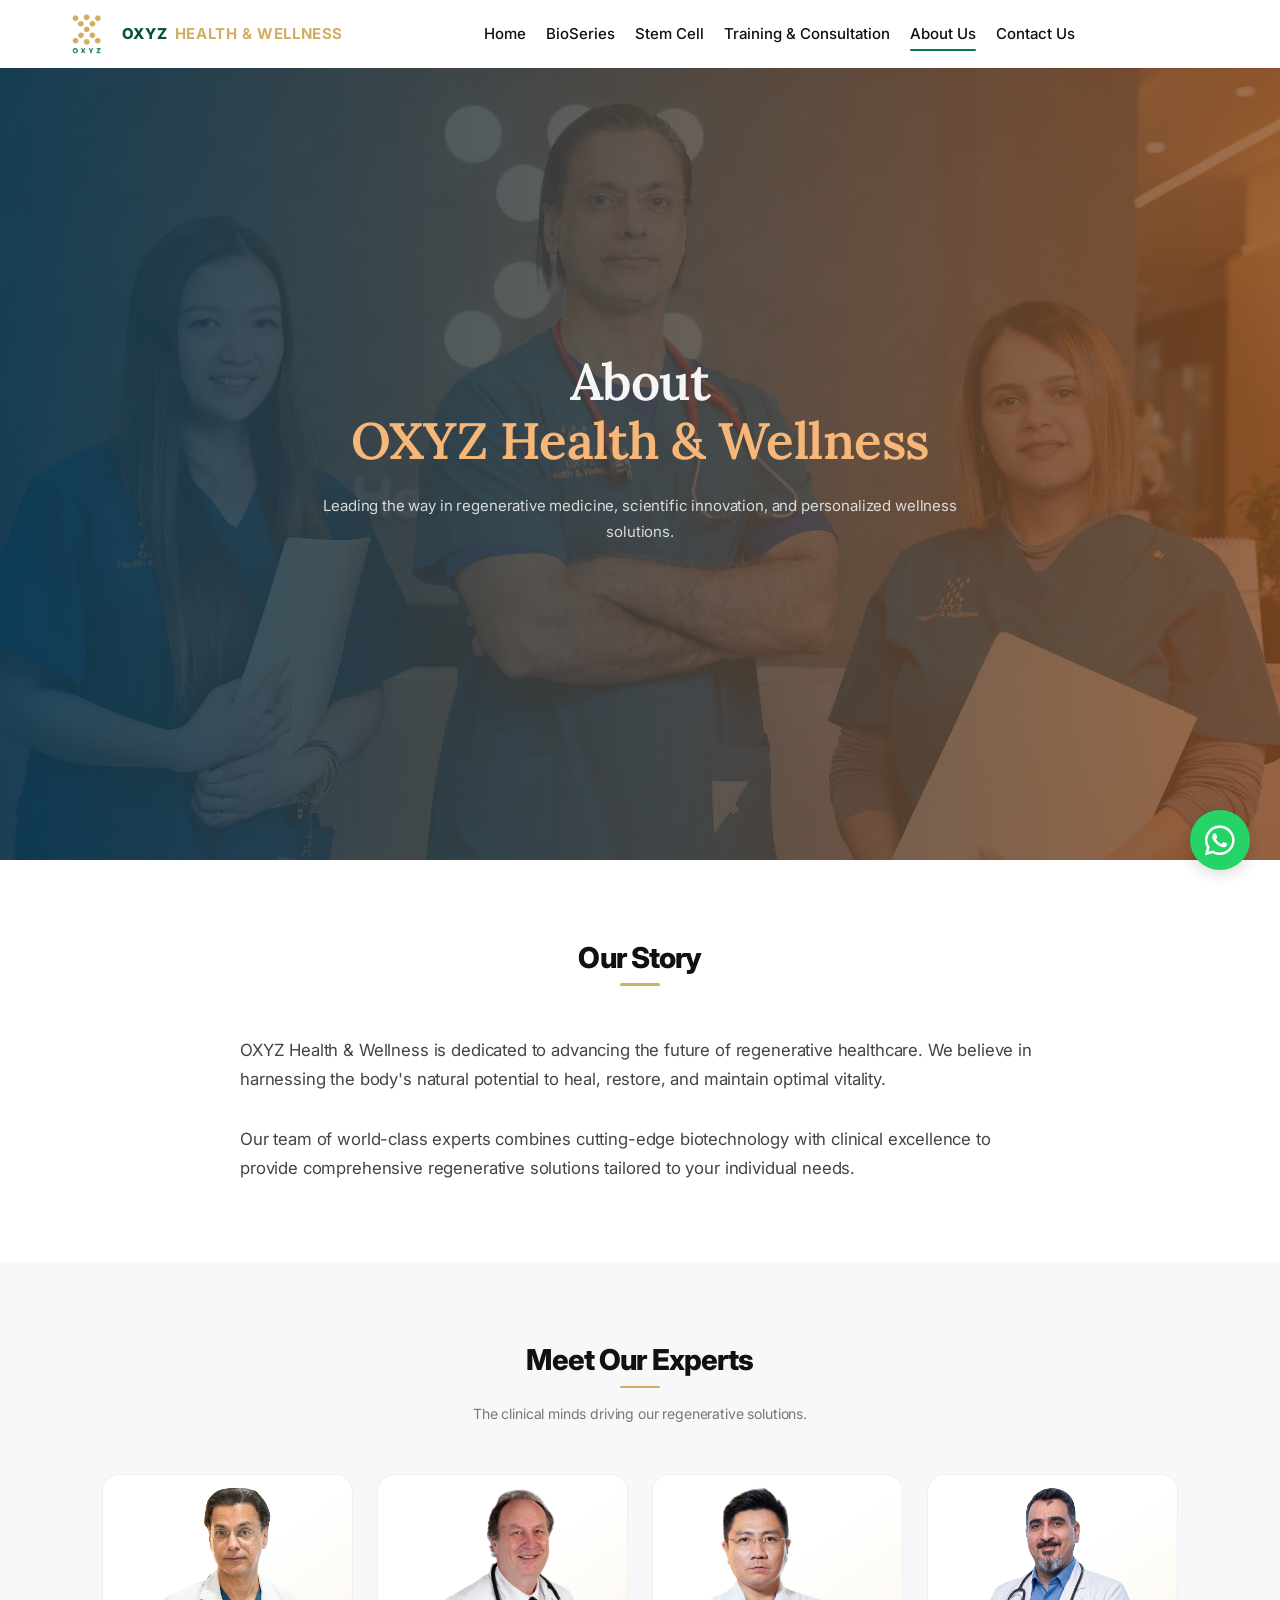
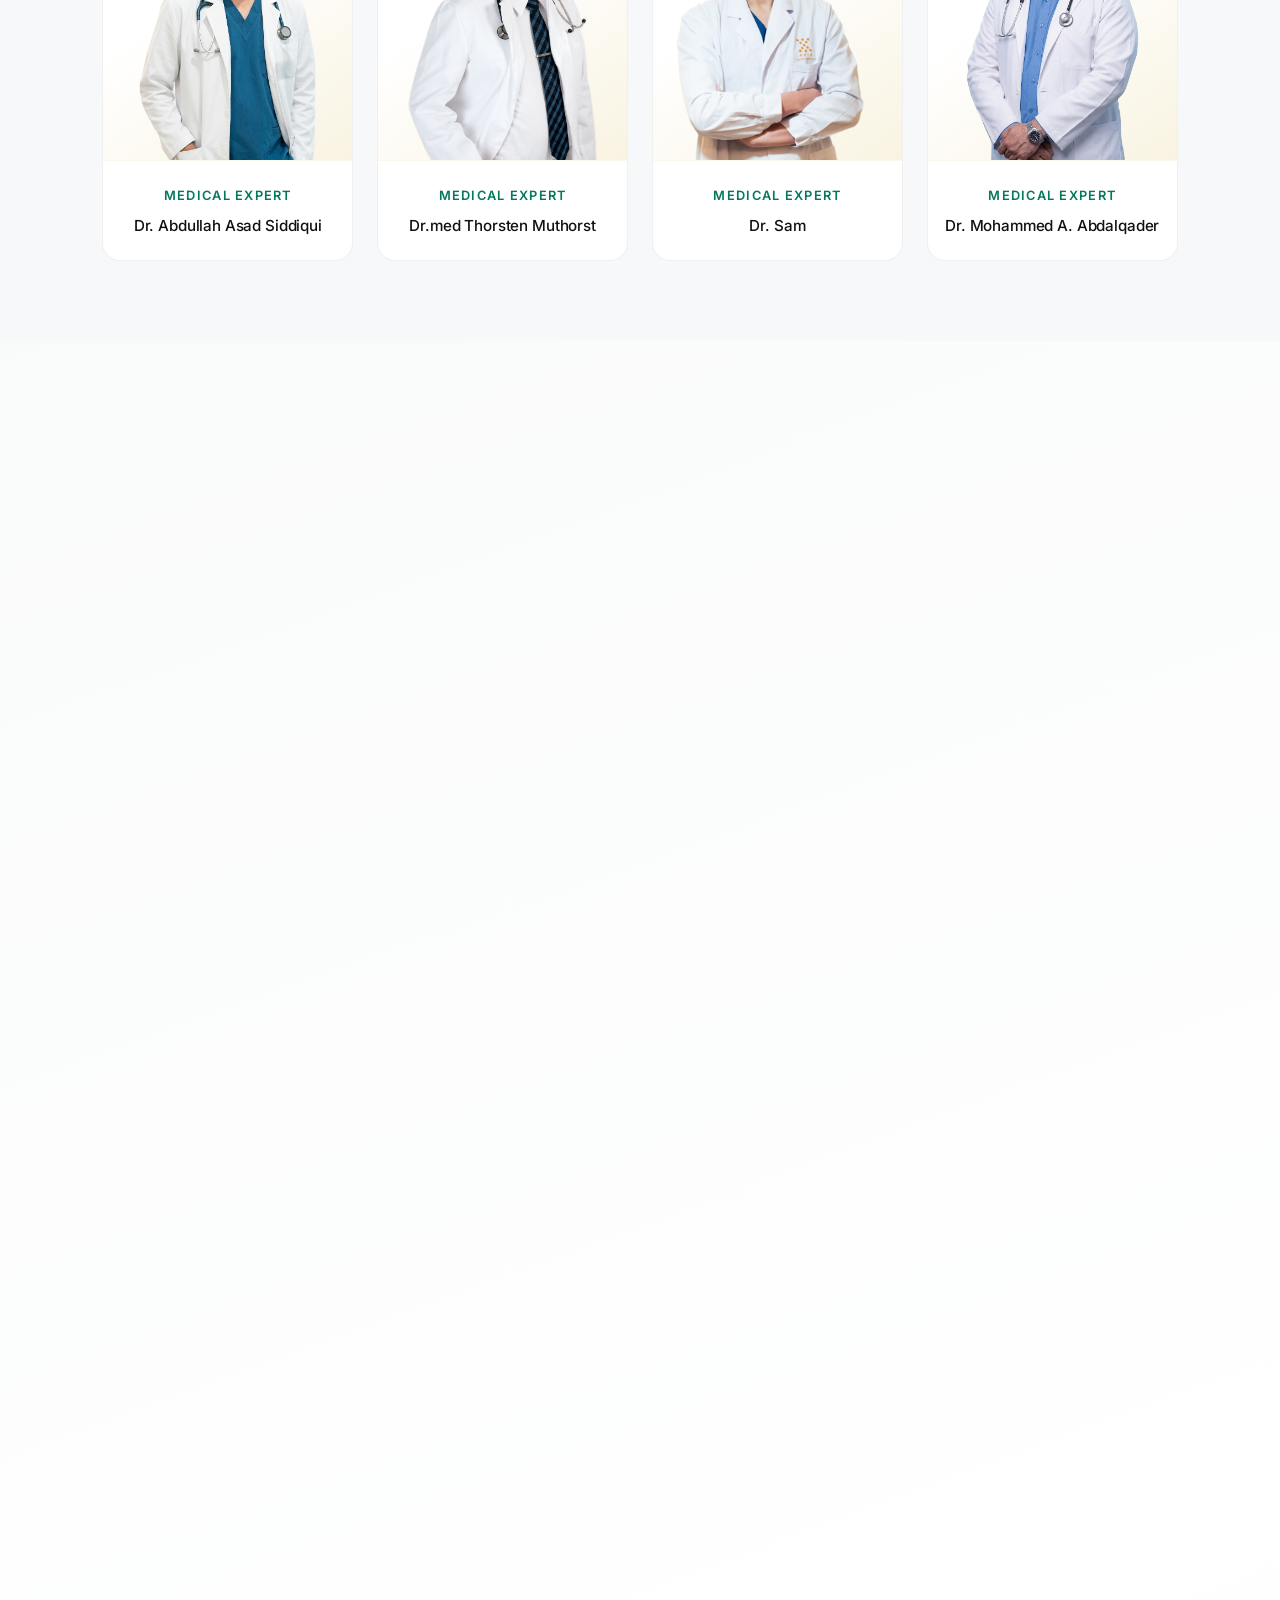
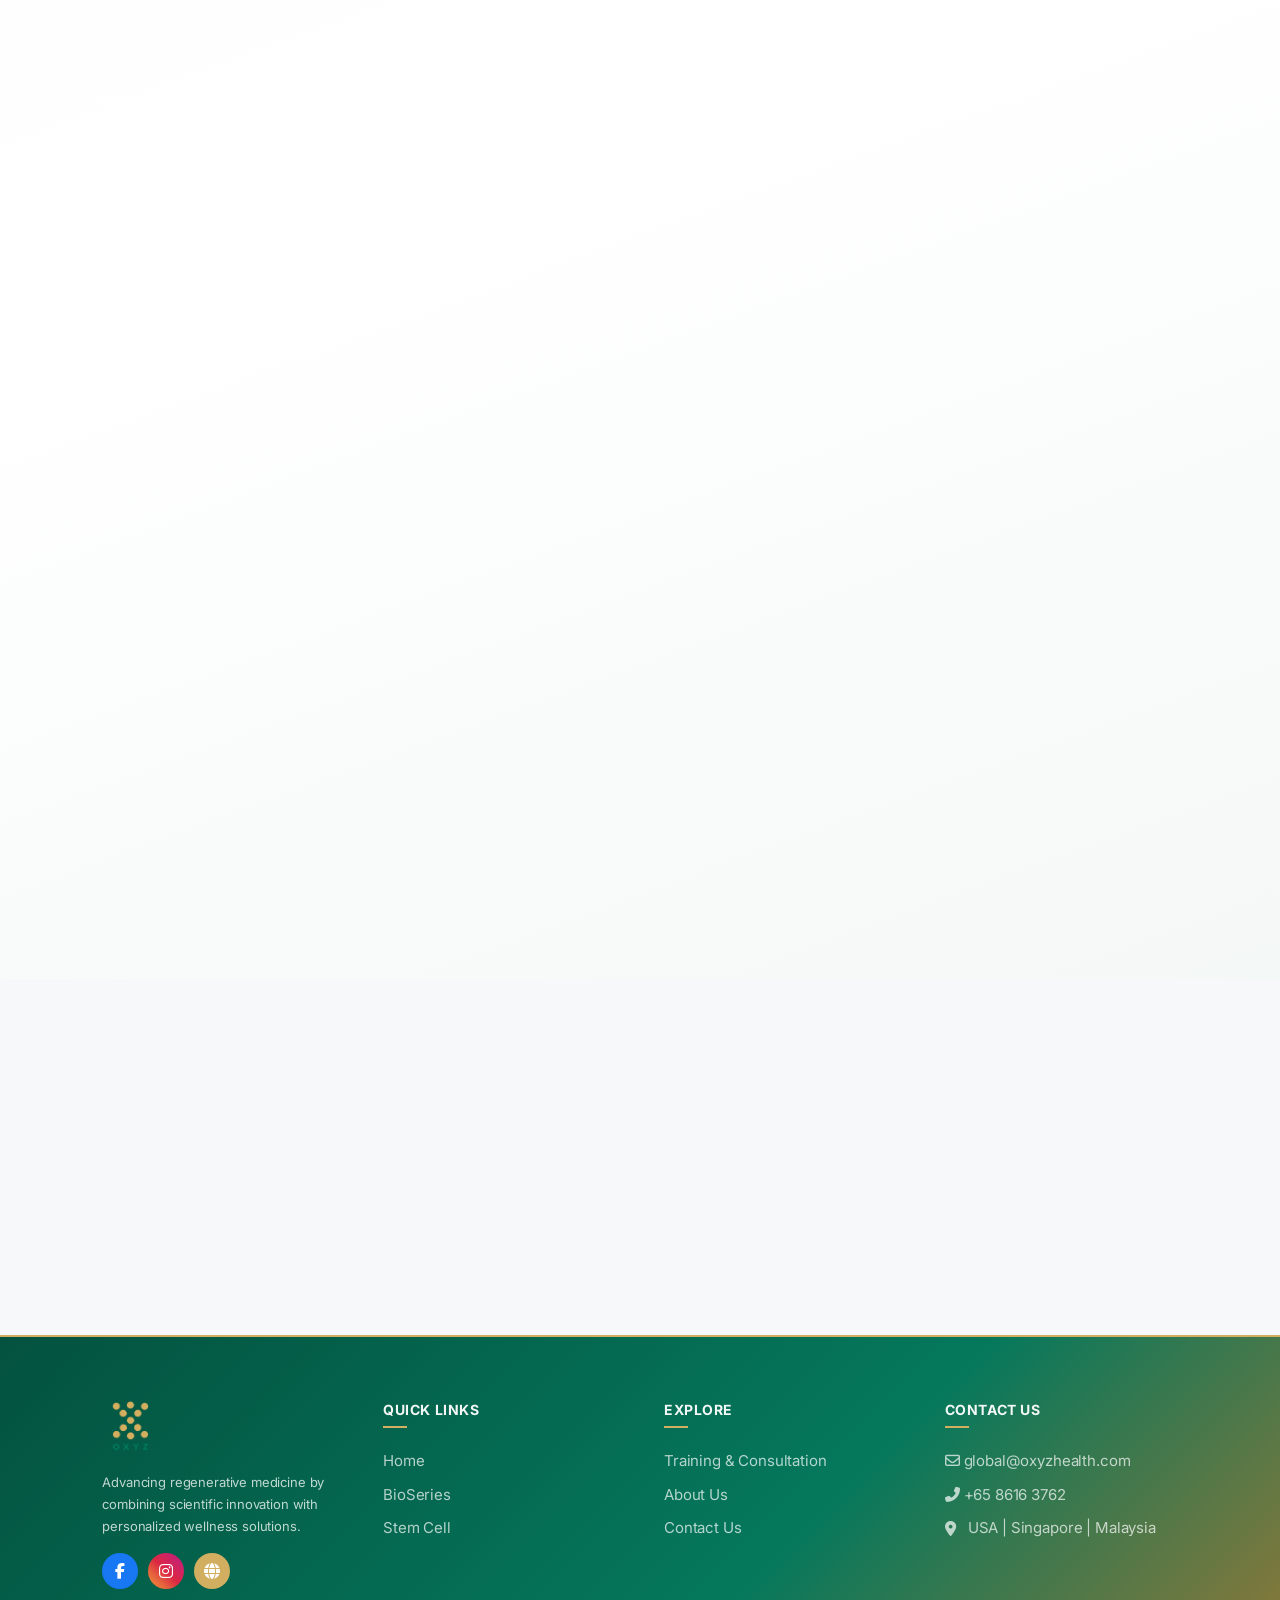
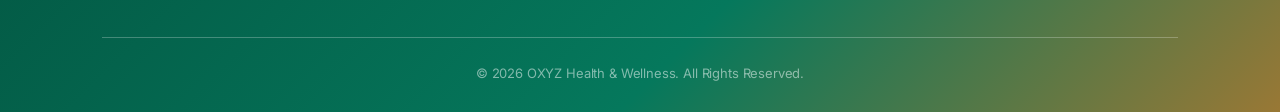
<file: about.html>
<!doctype html>
<html lang="en">

<head>
  <meta charset="UTF-8" />
  <meta name="viewport" content="width=device-width, initial-scale=1.0" />
  <meta name="description"
    content="OXYZ Health & Wellness - Advancing the Future of Regenerative Healthcare. Innovative stem cell therapies and BioSeries products." />
  <title>OXYZ Health & Wellness | Regenerative Medicine & Stem Cell Therapy</title>

  <!-- Fonts -->
  <link rel="preconnect" href="https://fonts.googleapis.com" />
  <link rel="preconnect" href="https://fonts.gstatic.com" crossorigin />
  <link
    href="https://fonts.googleapis.com/css2?family=Inter:wght@300;400;500;600&family=Poppins:wght@500;600;700&family=Lora:wght@400;500;600;700&display=swap"
    rel="stylesheet" />

  <!-- Icons -->
  <link rel="stylesheet" href="https://cdnjs.cloudflare.com/ajax/libs/font-awesome/6.4.0/css/all.min.css" />

  <!-- CSS -->
  <link rel="stylesheet" href="css/style.css?v=7" />

  <!-- Favicon -->
  <link rel="icon" type="image/png" href="images/Logo%202.png" />
</head>

<body>
  <!-- Navigation Bar -->
  <div id="nav-placeholder"></div>
  <script src="js/nav.js"></script>

  <!-- Hero Section -->
  <header class="hero hero-about"
    style="background-image: url('About us/DSC07135-2.jpg'); background-position: center;">
    <style>
      .hero-about::before {
        background: linear-gradient(to right, rgba(15, 60, 85, 0.9) 0%, rgba(138, 77, 34, 0.8) 100%);
      }

      .hero-about .hero-title {
        font-family: 'Lora', serif;
        font-size: 3.2rem;
        font-weight: 600;
        line-height: 1.15;
        margin-bottom: 24px;
        letter-spacing: -0.01em;
      }

      @media (max-width: 768px) {
        .hero-about .hero-title {
          font-size: 1.5rem;
          line-height: 1.3;
          padding: 0 10px;
        }
      }
    </style>
    <div class="hero-content text-center" style="margin: 0 auto;">
      <h1 class="hero-title">About <br><span style="color: #f7b779;">OXYZ Health & Wellness</span></h1>
      <p class="hero-subtitle">
        Leading the way in regenerative medicine, scientific innovation, and personalized wellness solutions.
      </p>
    </div>
  </header>

  <!-- About Section -->
  <section class="section">
    <div class="section-header animate-on-scroll">
      <h2 class="section-title">Our Story</h2>
    </div>
    <div class="animate-on-scroll"
      style="max-width: 800px; margin: 0 auto; text-align: left; font-size: 1.05rem; line-height: 1.7;">
      <p class="mb-4">
        OXYZ Health & Wellness is dedicated to advancing the future of regenerative healthcare. We believe in harnessing
        the body's natural potential to heal, restore, and maintain optimal vitality.
      </p>
      <p>
        Our team of world-class experts combines cutting-edge biotechnology with clinical excellence to provide
        comprehensive regenerative solutions tailored to your individual needs.
      </p>
    </div>
  </section>

  <!-- Doctors Section -->
  <style>
    .doc-card {
      background: #ffffff;
      border: 1px solid rgba(0, 0, 0, 0.06);
      border-radius: 18px;
      padding: 0 0 24px 0;
      display: flex;
      flex-direction: column;
      align-items: center;
      text-align: center;
      transition: transform 0.35s ease, box-shadow 0.35s ease, border-color 0.35s ease;
      cursor: default;
      position: relative;
      overflow: hidden;
    }

    .doc-card:hover {
      transform: translateY(-7px);
      box-shadow: 0 18px 40px rgba(5, 120, 92, 0.10), 0 4px 12px rgba(0, 0, 0, 0.05);
      border-color: rgba(210, 175, 96, 0.35);
    }

    .doc-img-wrap {
      width: 100%;
      aspect-ratio: 1 / 1.15;
      margin-bottom: 24px;
      background: linear-gradient(145deg, #ffffff 40%, rgba(212, 175, 55, 0.15) 100%);
      display: flex;
      align-items: flex-end;
      justify-content: center;
      border-bottom: 1px solid rgba(212, 175, 55, 0.1);
      overflow: hidden;
    }

    .doc-img-wrap img {
      height: 95%;
      width: auto;
      object-fit: contain;
      object-position: bottom center;
      transition: transform 0.5s cubic-bezier(0.34, 1.56, 0.64, 1);
    }

    .doc-card:hover .doc-img-wrap img {
      transform: scale(1.05);
    }

    .doc-name {
      font-family: var(--font-main);
      font-size: 0.95rem;
      font-weight: 500;
      color: var(--text-dark);
      letter-spacing: -0.01em;
      padding: 0 10px;
      line-height: 1.4;
      white-space: normal;
      width: 100%;
    }

    .doc-title {
      font-size: 0.8rem;
      font-weight: 600;
      color: var(--primary);
      text-transform: uppercase;
      letter-spacing: 0.1em;
      margin-bottom: 8px;
    }
  </style>

  <section class="section section-bg">
    <div class="section-header animate-on-scroll">
      <h2 class="section-title">Meet Our Experts</h2>
      <p class="section-subtitle mt-2">The clinical minds driving our regenerative solutions.</p>
    </div>
    <div class="product-grid-4 animate-on-scroll" style="margin-bottom: 0;">
      <!-- Doctor 1 -->
      <div class="doc-card">
        <div class="doc-img-wrap">
          <img src="About us/doc2.png" alt="Dr. Abdullah Asad Siddiqui" loading="lazy"
            style="width: 125%; height: auto; max-width: none; flex-shrink: 0;" />
        </div>
        <div class="doc-title">Medical Expert</div>
        <h3 class="doc-name">Dr. Abdullah Asad Siddiqui</h3>
      </div>

      <!-- Doctor 2 -->
      <div class="doc-card">
        <div class="doc-img-wrap">
          <img src="About us/doc1.png" alt="Dr.med Thorsten Muthorst" loading="lazy"
            style="width: 125%; height: auto; max-width: none; flex-shrink: 0;" />
        </div>
        <div class="doc-title">Medical Expert</div>
        <h3 class="doc-name">Dr.med Thorsten Muthorst</h3>
      </div>

      <!-- Doctor 3 -->
      <div class="doc-card">
        <div class="doc-img-wrap">
          <img src="About us/DR.SAM4-.png" alt="Dr. Sam" loading="lazy"
            style="height: 110%; width: auto; max-width: none; flex-shrink: 0; transform: translateX(8%);" />
        </div>
        <div class="doc-title">Medical Expert</div>
        <h3 class="doc-name">Dr. Sam</h3>
      </div>

      <!-- Doctor 4 -->
      <div class="doc-card">
        <div class="doc-img-wrap">
          <img src="About us/doc3.png" alt="Dr. Mohammed A. Abdalqader" loading="lazy"
            style="width: 125%; height: auto; max-width: none; flex-shrink: 0;" />
        </div>
        <div class="doc-title">Medical Expert</div>
        <h3 class="doc-name">Dr. Mohammed A. Abdalqader</h3>
      </div>
    </div>
  </section>

  <!-- Products Gallery -->
  <style>
    /* ── Product Portfolio Section ── */
    .portfolio-section {
      background: linear-gradient(160deg, #f9fafa 0%, #ffffff 60%, #f4f8f6 100%);
      padding: 80px 6% 20px 6%;
    }

    .portfolio-series-label {
      display: flex;
      align-items: center;
      gap: 14px;
      margin-bottom: 40px;
      padding-top: 40px;
    }

    .portfolio-series-label:first-of-type {
      padding-top: 0;
    }

    .portfolio-series-label .series-line {
      flex: 1;
      height: 1px;
      background: linear-gradient(90deg, transparent, rgba(210, 175, 96, 0.4));
    }

    .portfolio-series-label .series-line.right {
      background: linear-gradient(90deg, rgba(210, 175, 96, 0.4), transparent);
    }

    .portfolio-series-label h3 {
      font-family: var(--font-main);
      font-size: 0.72rem;
      font-weight: 700;
      letter-spacing: 0.18em;
      text-transform: uppercase;
      color: var(--primary);
      white-space: nowrap;
      background: linear-gradient(135deg, var(--primary), #07a07c);
      -webkit-background-clip: text;
      -webkit-text-fill-color: transparent;
      background-clip: text;
    }

    /* ── Product Grid ── */
    .product-grid-4 {
      display: grid;
      grid-template-columns: repeat(4, 1fr);
      gap: 24px;
      margin-bottom: 80px;
      align-items: start;
    }

    .product-grid-3 {
      display: grid;
      grid-template-columns: repeat(3, 1fr);
      gap: 24px;
      margin-bottom: 80px;
      align-items: start;
    }

    /* ── Product Card ── */
    .pcard {
      background: #ffffff;
      border: 1px solid rgba(0, 0, 0, 0.08);
      border-radius: 16px;
      padding: 0 0 18px 0;
      display: flex;
      flex-direction: column;
      align-items: center;
      text-align: center;
      max-width: 280px;
      margin: 0 auto;
      width: 100%;
      transition: transform 0.3s ease, box-shadow 0.3s ease, border-color 0.3s ease;
      cursor: default;
      position: relative;
      overflow: hidden;
      box-sizing: border-box;
    }

    .pcard:hover {
      transform: translateY(-5px);
      box-shadow: 0 12px 30px rgba(5, 120, 92, 0.12), 0 4px 10px rgba(0, 0, 0, 0.05);
      border-color: rgba(210, 175, 96, 0.4);
    }

    /* ── Product Image ── */
    .pcard-img-wrap {
      width: 100%;
      height: auto;
      display: flex;
      align-items: center;
      justify-content: center;
      margin-bottom: 14px;
      background: #ffffff;
      overflow: hidden;
      line-height: 0;
    }

    .pcard-img-wrap img {
      width: 100%;
      height: auto;
      display: block;
      transition: transform 0.4s cubic-bezier(0.34, 1.56, 0.64, 1);
    }

    .pcard:hover .pcard-img-wrap img {
      transform: scale(1.07) translateY(-4px);
    }

    .pcard-badge,
    .pcard-name,
    .pcard-link {
      padding-left: 16px;
      padding-right: 16px;
    }

    /* ── Product Info ── */
    .pcard-badge {
      display: inline-block;
      font-size: 0.62rem;
      font-weight: 700;
      letter-spacing: 0.12em;
      text-transform: uppercase;
      color: #ffffff;
      background: var(--gold);
      border-radius: 50px;
      padding: 3px 10px;
      margin-bottom: 8px;
    }

    .pcard-name {
      font-family: var(--font-main);
      font-size: 0.95rem;
      font-weight: 700;
      color: var(--text-dark);
      letter-spacing: -0.01em;
      margin-bottom: 12px;
      line-height: 1.3;
    }

    .pcard-link {
      display: inline-flex;
      align-items: center;
      gap: 5px;
      font-size: 0.75rem;
      font-weight: 600;
      letter-spacing: 0.04em;
      color: var(--primary);
      text-decoration: none;
      padding: 7px 18px;
      border: 1.5px solid var(--primary);
      border-radius: 50px;
      transition: all 0.25s ease;
      background: transparent;
    }

    .pcard-link:hover {
      background: var(--primary);
      color: #fff;
      box-shadow: 0 4px 12px rgba(5, 120, 92, 0.22);
    }

    .pcard-link i {
      font-size: 0.65rem;
      transition: transform 0.22s ease;
    }

    .pcard-link:hover i {
      transform: translateX(3px);
    }

    /* ── Responsive ── */
    @media (max-width: 1024px) {
      .product-grid-4 {
        grid-template-columns: repeat(2, 1fr);
      }

      .product-grid-3 {
        grid-template-columns: repeat(2, 1fr);
      }
    }

    @media (max-width: 600px) {

      .product-grid-4,
      .product-grid-3 {
        grid-template-columns: 1fr 1fr;
        gap: 14px;
      }

      .pcard {
        padding: 12px 10px 14px;
      }

      .pcard-img-wrap img {
        max-height: 110px;
      }

      .pcard-name {
        font-size: 0.85rem;
      }

      .pcard-badge {
        font-size: 0.5rem;
        padding: 3px 7px;
        letter-spacing: 0.06em;
        white-space: nowrap;
      }

      .pcard-link {
        font-size: 0.7rem;
        padding: 5px 12px;
        white-space: nowrap;
      }
    }
  </style>

  <section class="portfolio-section">
    <div class="section-header animate-on-scroll">
      <h2 class="section-title">Product Portfolio</h2>
      <p class="section-subtitle mt-2">Premium regenerative solutions crafted for optimal results.</p>
    </div>

    <!-- BioSeries -->
    <div class="animate-on-scroll">
      <div class="portfolio-series-label">
        <span class="series-line"></span>
        <h3>OXYZ BioSeries</h3>
        <span class="series-line right"></span>
      </div>
      <div class="product-grid-4">
        <div class="pcard">
          <div class="pcard-img-wrap">
            <img src="Bioseries/BioCTS.png?v=2" alt="BioCTS" loading="lazy" />
          </div>
          <span class="pcard-badge">Connective Tissue</span>
          <h4 class="pcard-name">BioCTS</h4>
          <a href="bioseries.html" class="pcard-link">Explore <i class="fas fa-arrow-right"></i></a>
        </div>
        <div class="pcard">
          <div class="pcard-img-wrap">
            <img src="Bioseries/BioMSC.png?v=2" alt="BioMSC" loading="lazy" />
          </div>
          <span class="pcard-badge">Cellular Renewal</span>
          <h4 class="pcard-name">BioMSC</h4>
          <a href="bioseries.html" class="pcard-link">Explore <i class="fas fa-arrow-right"></i></a>
        </div>
        <div class="pcard">
          <div class="pcard-img-wrap">
            <img src="Bioseries/BioPLC.png?v=2" alt="BioPLC" loading="lazy" />
          </div>
          <span class="pcard-badge">Skin Vitality</span>
          <h4 class="pcard-name">BioPLC</h4>
          <a href="bioseries.html" class="pcard-link">Explore <i class="fas fa-arrow-right"></i></a>
        </div>
        <div class="pcard">
          <div class="pcard-img-wrap">
            <img src="Bioseries/BioTHY.png?v=2" alt="BioTHY" loading="lazy" />
          </div>
          <span class="pcard-badge">Immune Balance</span>
          <h4 class="pcard-name">BioTHY</h4>
          <a href="bioseries.html" class="pcard-link">Explore <i class="fas fa-arrow-right"></i></a>
        </div>
      </div>
    </div>

    <!-- Stem Cell Series -->
    <div class="animate-on-scroll">
      <div class="portfolio-series-label">
        <span class="series-line"></span>
        <h3>OXYZ Stem Cell Series</h3>
        <span class="series-line right"></span>
      </div>
      <div class="product-grid-3">
        <div class="pcard">
          <div class="pcard-img-wrap" style="background-color: #ffffff;">
            <img src="StemCell/Stem%20Cell_Mega+.webp" alt="MEGA+" loading="lazy" />
          </div>
          <span class="pcard-badge">Cell Power G.C.A.F</span>
          <h4 class="pcard-name">MEGA+</h4>
          <a href="oxyz-cell.html" class="pcard-link">Explore <i class="fas fa-arrow-right"></i></a>
        </div>
        <div class="pcard">
          <div class="pcard-img-wrap" style="background-color: #ffffff;">
            <img src="StemCell/Stem%20Cell_Macro.webp" alt="MACRO" loading="lazy" />
          </div>
          <span class="pcard-badge">Cell Power G.C.A.F</span>
          <h4 class="pcard-name">MACRO</h4>
          <a href="oxyz-cell.html" class="pcard-link">Explore <i class="fas fa-arrow-right"></i></a>
        </div>
        <div class="pcard">
          <div class="pcard-img-wrap" style="background-color: #ffffff;">
            <img src="StemCell/Stem%20Cell_Micro.webp" alt="MICRO" loading="lazy" />
          </div>
          <span class="pcard-badge">Cell Power G.C.A.F</span>
          <h4 class="pcard-name">MICRO</h4>
          <a href="oxyz-cell.html" class="pcard-link">Explore <i class="fas fa-arrow-right"></i></a>
        </div>
      </div>
    </div>

    <!-- Targeted Wellness -->
    <div id="targeted-wellness" class="animate-on-scroll" style="scroll-margin-top: 100px;">
      <div class="portfolio-series-label">
        <span class="series-line"></span>
        <h3>Targeted Wellness Solutions</h3>
        <span class="series-line right"></span>
      </div>
      <div class="product-grid-3" style="margin-bottom: 0;">
        <div class="pcard">
          <div class="pcard-img-wrap" style="background-color: #f0eaea;">
            <img src="Products/Gut+%20Probiotic.jpg" alt="Gut+ Probiotic" loading="lazy" />
          </div>
          <span class="pcard-badge">Digestive Health</span>
          <h4 class="pcard-name">Gut+ Probiotic</h4>
          <a href="https://oxyzhealth.com/services/gut-probiotic/" class="pcard-link">Learn More <i
              class="fas fa-arrow-right"></i></a>
        </div>
        <div class="pcard">
          <div class="pcard-img-wrap" style="background-color: #eee8e8;">
            <img src="Products/Meta%20Boost.jpg" alt="Meta Boost" loading="lazy" />
          </div>
          <span class="pcard-badge">Metabolic Support</span>
          <h4 class="pcard-name">Meta Boost</h4>
          <a href="https://oxyzhealth.com/services/meta-boost/" class="pcard-link">Learn More <i
              class="fas fa-arrow-right"></i></a>
        </div>
        <div class="pcard">
          <div class="pcard-img-wrap" style="background-color: #f7f3f2;">
            <img src="Products/Immune%20Breath+.jpg" alt="Immune Breath+" loading="lazy" />
          </div>
          <span class="pcard-badge">Respiratory Support</span>
          <h4 class="pcard-name">Immune Breath+</h4>
          <a href="https://oxyzhealth.com/services/immune-breath/" class="pcard-link">Learn More <i
              class="fas fa-arrow-right"></i></a>
        </div>
        <div class="pcard">
          <div class="pcard-img-wrap" style="background-color: #d9d4d1;">
            <img src="Products/Infinite%20Oral%20MSC.jpg" alt="Infinite Oral MSC" loading="lazy" />
          </div>
          <span class="pcard-badge">Advanced Cellular</span>
          <h4 class="pcard-name">Infinite Oral MSC</h4>
          <a href="https://oxyzhealth.com/services/infinite-msc/" class="pcard-link">Learn More <i
              class="fas fa-arrow-right"></i></a>
        </div>
        <div class="pcard">
          <div class="pcard-img-wrap" style="background-color: #d5cdcc;">
            <img src="Products/Tribiomic.png" alt="Tribiomic" loading="lazy" />
          </div>
          <span class="pcard-badge">Microbiome Balance</span>
          <h4 class="pcard-name">Tribiomic</h4>
          <a href="https://tribiomic.oxyzhealth.com/?_gl=1%2Ammmsf7%2A_ga%2AMTQzNzkwOTgyNC4xNzgzNTkwODk0%2A_ga_PN0CFQ9DWN%2AczE3ODM1OTA4OTMkbzEkZzEkdDE3ODM1OTIzODIkajM1JGwwJGgw%2A_ga_JFZRE39475%2AczE3ODM1OTA4OTMkbzEkZzEkdDE3ODM1OTIzODIkajM1JGwwJGgw"
            class="pcard-link">Learn More <i class="fas fa-arrow-right"></i></a>
        </div>
      </div>
    </div>
  </section>


  <!-- Call to Action -->
  <section class="section text-center section-bg">
    <div class="animate-on-scroll" style="max-width: 600px; margin: 0 auto">
      <h2 class="section-title">Begin Your Journey</h2>
      <p class="mb-4 mt-3">
        Your journey toward healthier aging and long-term vitality starts with a personalized consultation.
      </p>
      <a href="contact.html" class="btn btn-gold">Book an appointment</a>
    </div>
  </section>

  <!-- Footer -->
  <div id="footer-placeholder"></div>

  <!-- Scripts -->


  <script src="js/script.js?v=5"></script>



  <script src="js/modal.js"></script>
  <script src="js/footer.js"></script>
</body>

</html>
</file>
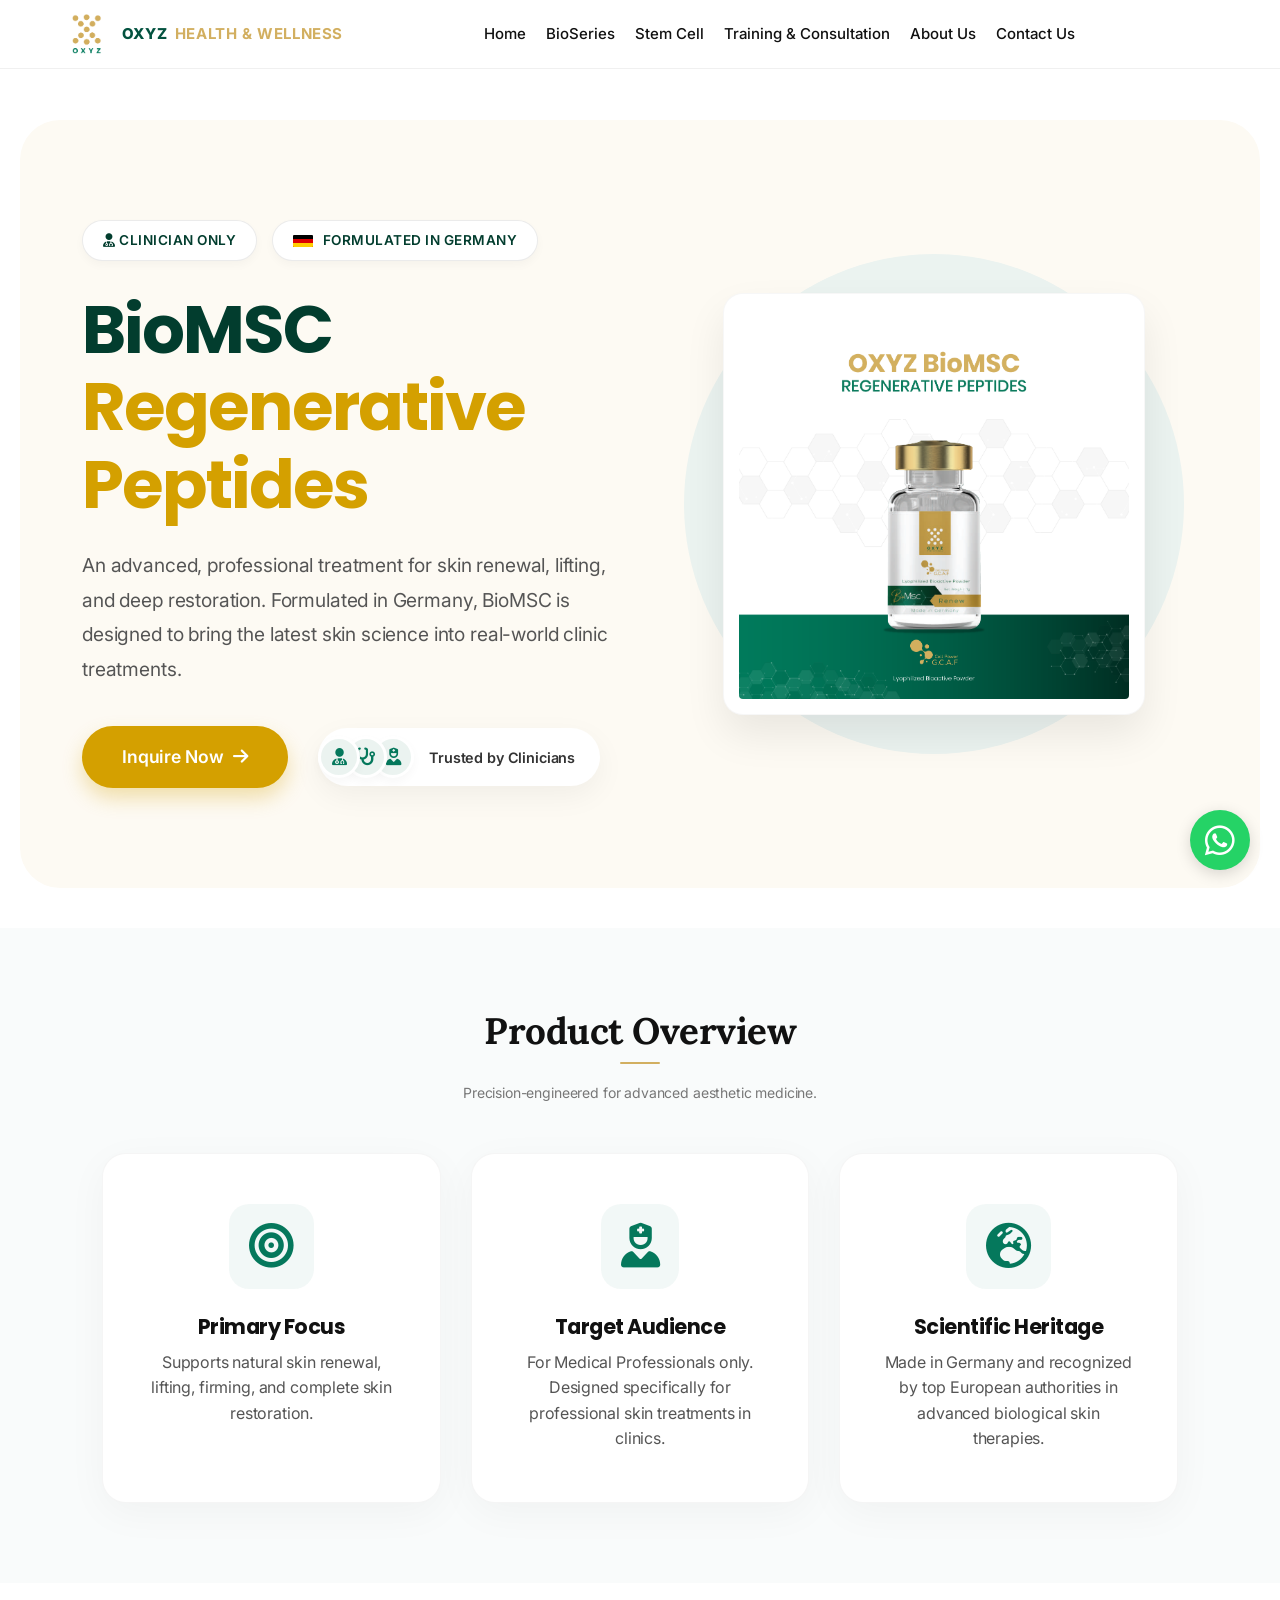
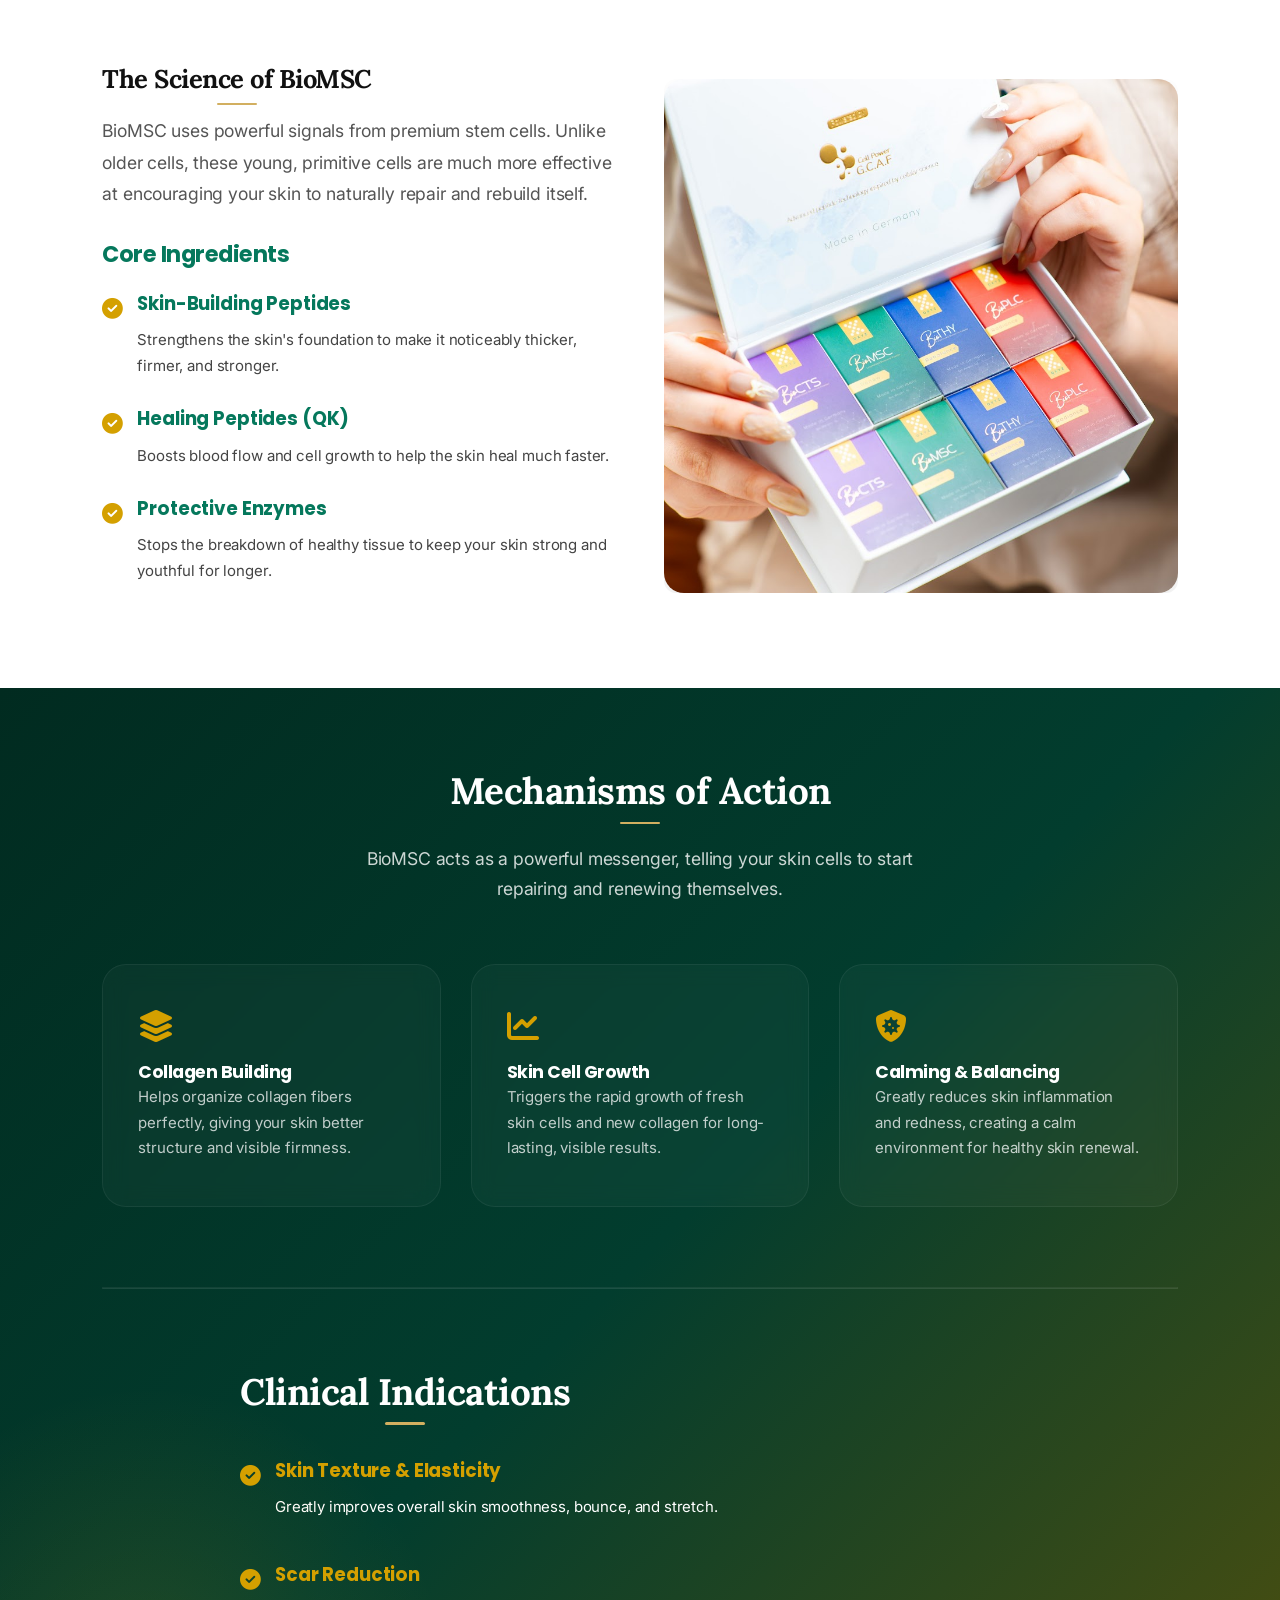
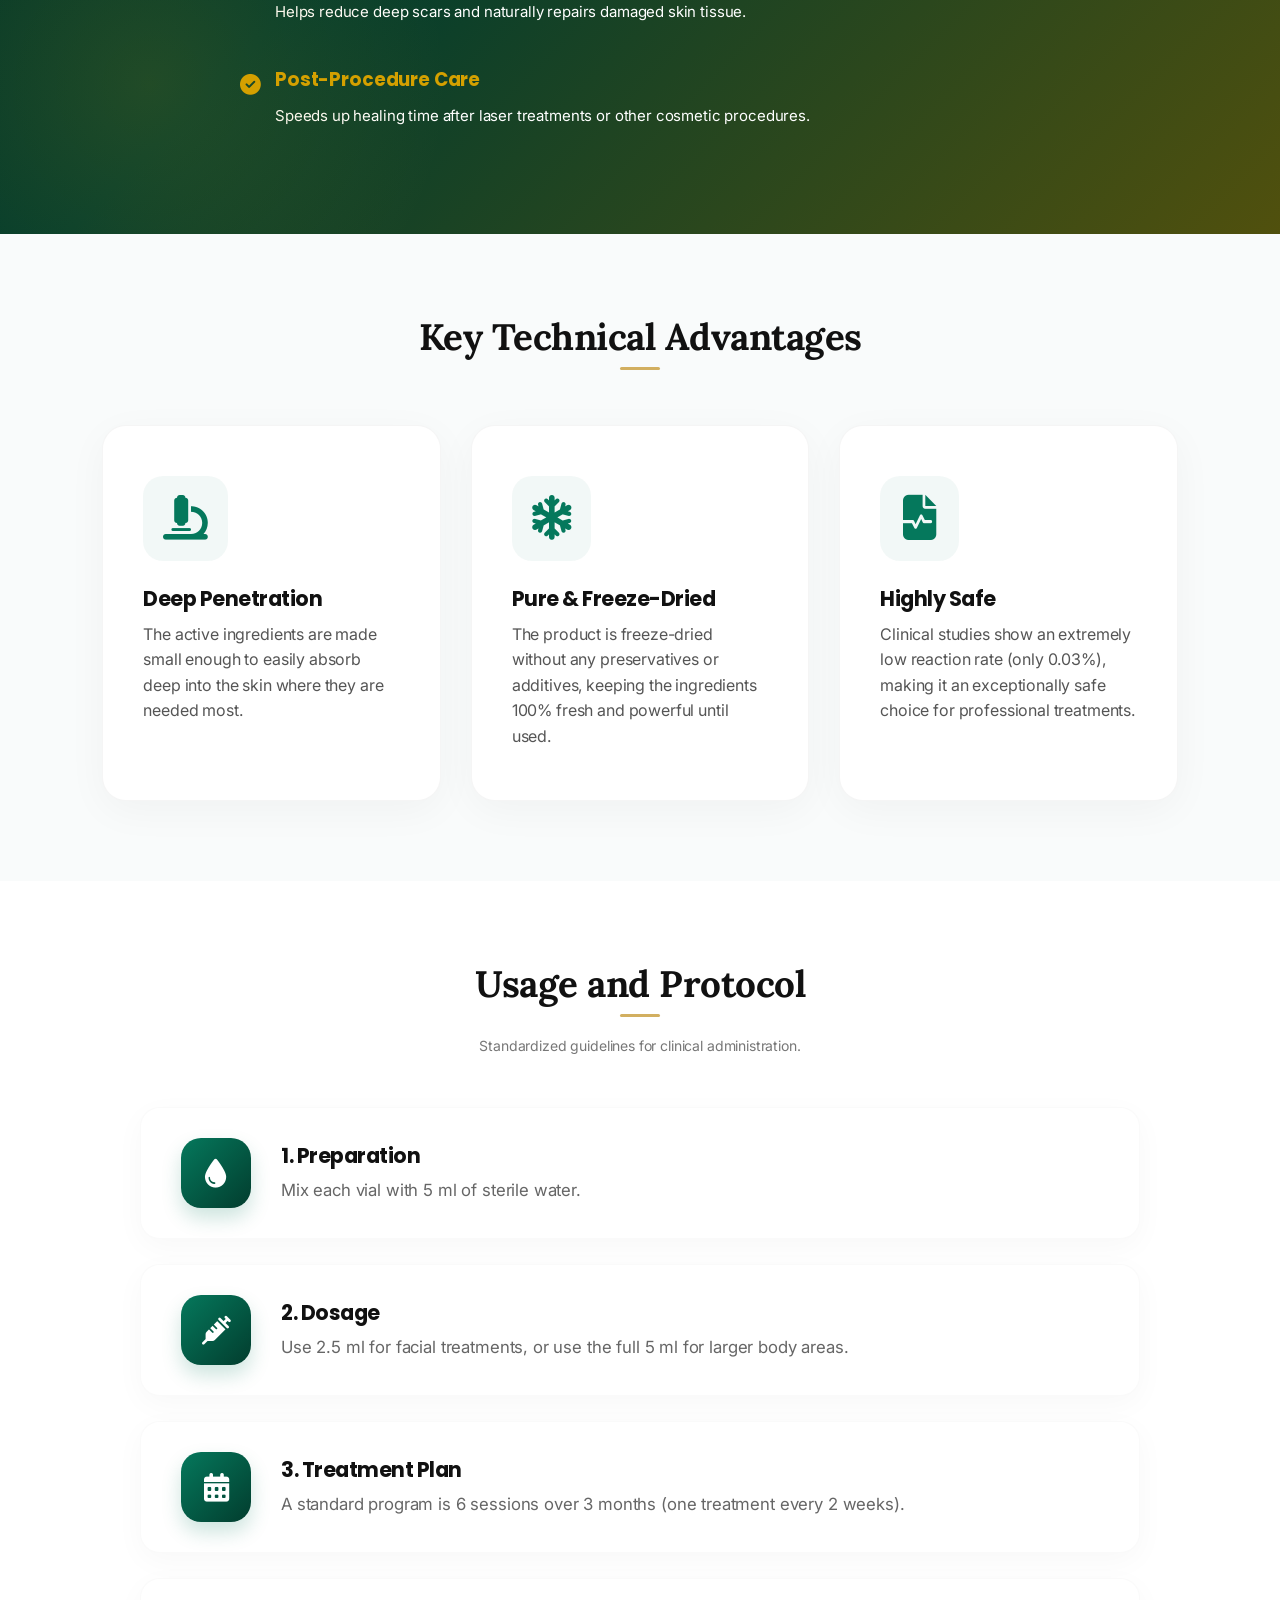
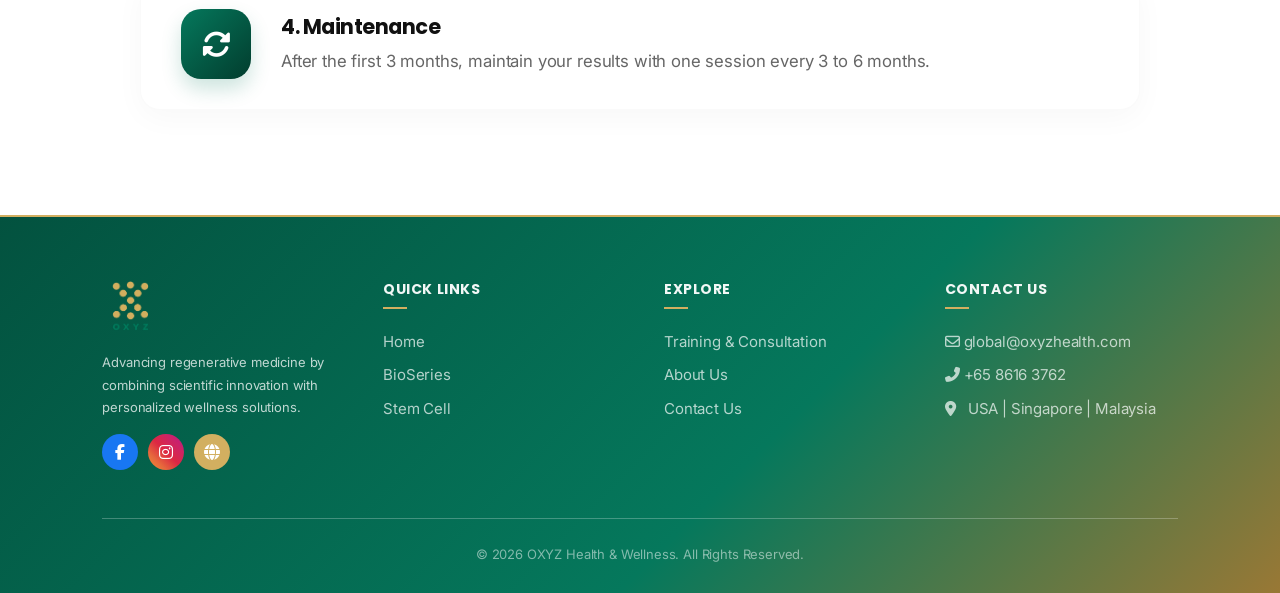
<file: BioMSC.html>
<!doctype html>
<html lang="en">
<head>
  <meta charset="UTF-8" />
  <meta name="viewport" content="width=device-width, initial-scale=1.0" />
  <meta name="description" content="BioMSC Regenerative Peptides - Cellular Renewal Support, Lifting, Firming, and Dermal Restoration." />
  <title>OXYZ Health & Wellness | BioMSC</title>

  <!-- Fonts -->
  <link rel="preconnect" href="https://fonts.googleapis.com" />
  <link rel="preconnect" href="https://fonts.gstatic.com" crossorigin />
  <link href="https://fonts.googleapis.com/css2?family=Inter:wght@300;400;500;600&family=Poppins:wght@500;600;700&family=Lora:wght@400;500;600;700&display=swap" rel="stylesheet" />

  <!-- Icons -->
  <link rel="stylesheet" href="https://cdnjs.cloudflare.com/ajax/libs/font-awesome/6.4.0/css/all.min.css" />

  <!-- CSS -->
  <link rel="stylesheet" href="css/style.css" />
  
  <!-- Favicon -->
  <link rel="icon" type="image/png" href="images/Logo%202.png" />

  <style>
    :root {
      --brand-dark: #023d2e;
      --brand-primary: #05785c;
      --brand-accent: #d4a000;
      --font-display: 'Lora', serif;
      --font-body: 'Inter', sans-serif;
      --font-heading: 'Poppins', sans-serif;
    }

    body { font-family: var(--font-body); }
    h1, h2, h3, h4, h5, h6 { font-family: var(--font-heading); letter-spacing: -0.5px; }

    /* Light Aesthetic Hero Styling */
    .hero-wrapper {
      padding: 120px 20px 40px 20px;
      background: #ffffff;
    }

    .biomsc-hero {
      position: relative;
      background: #fdfaf3;
      border-radius: 40px;
      padding: 100px 5%;
      overflow: hidden;
      display: flex;
      align-items: center;
      min-height: 75vh;
      max-width: 1600px;
      margin: 0 auto;
    }

    .biomsc-hero-content {
      max-width: 1300px;
      margin: 0 auto;
      display: grid;
      grid-template-columns: 1fr 1fr;
      gap: 60px;
      align-items: center;
      position: relative;
      z-index: 2;
      width: 100%;
    }

    .hero-text h1 {
      font-family: var(--font-heading);
      font-size: 4.2rem;
      font-weight: 700;
      margin-bottom: 25px;
      line-height: 1.15;
      color: var(--brand-dark);
      letter-spacing: -2px;
    }

    .hero-text h1 span {
      color: var(--brand-accent);
      display: block;
    }

    .hero-lead {
      font-size: 1.2rem;
      line-height: 1.8;
      color: #555;
      margin-bottom: 40px;
      font-weight: 400;
    }

    .hero-badges {
      display: flex;
      gap: 15px;
      margin-bottom: 30px;
      flex-wrap: wrap;
    }

    .hero-badge {
      background: #ffffff;
      border: 1px solid rgba(0,0,0,0.08);
      color: var(--brand-dark);
      padding: 8px 20px;
      border-radius: 50px;
      font-size: 0.85rem;
      font-weight: 600;
      letter-spacing: 0.5px;
      text-transform: uppercase;
      box-shadow: 0 4px 10px rgba(0,0,0,0.03);
    }

    .hero-btn-group {
      display: flex;
      align-items: center;
      gap: 30px;
      flex-wrap: wrap;
    }

    .hero-btn {
      background: var(--brand-accent);
      color: #fff;
      padding: 16px 40px;
      border-radius: 50px;
      font-weight: 600;
      font-size: 1.1rem;
      text-decoration: none;
      box-shadow: 0 10px 20px rgba(212,160,0,0.3);
      transition: all 0.3s ease;
      display: inline-flex;
      align-items: center;
      gap: 10px;
    }
    
    .hero-btn:hover {
      transform: translateY(-3px);
      box-shadow: 0 15px 30px rgba(212,160,0,0.4);
      color: #fff;
    }

    .trusted-pill {
      display: flex;
      align-items: center;
      gap: 15px;
      background: #fff;
      padding: 8px 25px 8px 10px;
      border-radius: 50px;
      box-shadow: 0 10px 30px rgba(0,0,0,0.05);
    }

    .trusted-avatars {
      display: flex;
      padding-left: 5px;
    }
    
    .trusted-avatars i {
      width: 42px; height: 42px;
      border-radius: 50%;
      background: #ebf3f0;
      color: var(--brand-primary);
      display: flex; align-items: center; justify-content: center;
      border: 3px solid #fff;
      margin-left: -15px;
      font-size: 1.1rem;
      position: relative;
      box-shadow: 0 4px 10px rgba(0,0,0,0.03);
    }
    
    /* Reversing z-index so the left avatars sit on top of the right ones */
    .trusted-avatars i:nth-child(1) { z-index: 3; }
    .trusted-avatars i:nth-child(2) { z-index: 2; }
    .trusted-avatars i:nth-child(3) { z-index: 1; }
    
    .trusted-pill span {
      font-size: 0.9rem;
      font-weight: 600;
      color: #333;
      line-height: 1.2;
    }

    .hero-image {
      position: relative;
      text-align: center;
      display: flex;
      justify-content: center;
      align-items: center;
    }
    
    .hero-image::before {
      content: '';
      position: absolute;
      width: 500px;
      height: 500px;
      background: #ebf3f0;
      border-radius: 50%;
      z-index: 0;
    }
    
    @keyframes float {
      0% { transform: translateY(0px); }
      50% { transform: translateY(-15px); }
      100% { transform: translateY(0px); }
    }

    .hero-image img {
      max-width: 80%;
      height: auto;
      border-radius: 20px;
      box-shadow: 0 20px 40px rgba(0,0,0,0.08);
      background: #fff;
      padding: 15px;
      border: 1px solid rgba(0,0,0,0.03);
      animation: float 6s ease-in-out infinite;
      position: relative;
      z-index: 1;
    }

    /* Section Styles */
    .section-title {
      font-family: var(--font-display);
      font-size: 2.3rem;
      font-weight: 700;
      margin-bottom: 15px;
      letter-spacing: -0.5px;
    }

    .feature-grid {
      display: grid;
      grid-template-columns: repeat(auto-fit, minmax(320px, 1fr));
      gap: 30px;
      margin-top: 50px;
    }

    .info-card {
      background: #ffffff;
      padding: 50px 40px;
      border-radius: 24px;
      box-shadow: 0 10px 40px rgba(0,0,0,0.04);
      border: 1px solid rgba(0,0,0,0.04);
      transition: all 0.4s cubic-bezier(0.165, 0.84, 0.44, 1);
      position: relative;
      overflow: hidden;
      z-index: 1;
    }

    .info-card::before {
      content: '';
      position: absolute;
      top: 0; left: 0; right: 0; bottom: 0;
      background: linear-gradient(135deg, rgba(5,120,92,0.03) 0%, transparent 100%);
      z-index: -1;
      opacity: 0;
      transition: opacity 0.4s;
    }

    .info-card:hover {
      transform: translateY(-10px);
      box-shadow: 0 20px 50px rgba(5,120,92,0.12);
      border-color: rgba(5,120,92,0.1);
    }

    .info-card:hover::before {
      opacity: 1;
    }

    .info-icon {
      font-size: 2.8rem;
      color: var(--brand-primary);
      margin-bottom: 25px;
      display: inline-block;
      padding: 20px;
      background: rgba(5,120,92,0.05);
      border-radius: 20px;
    }

    .info-card h3 {
      font-size: 1.3rem;
      margin-bottom: 10px;
      color: #111;
    }

    .info-card p {
      color: #555;
      line-height: 1.6;
      font-size: 1rem;
    }

    .dark-section {
      background: linear-gradient(135deg, #012b20 0%, #023d2e 50%, #705800 120%);
      color: #fff;
      position: relative;
      overflow: hidden;
    }
    
    .dark-section::after {
      content: '';
      position: absolute;
      bottom: -150px; left: -150px;
      width: 600px; height: 600px;
      background: radial-gradient(circle, rgba(212, 160, 0, 0.15) 0%, transparent 70%);
      border-radius: 50%;
      pointer-events: none;
    }

    .dark-section h2, .dark-section h3 {
      color: #fff;
    }

    .dark-section p {
      color: rgba(255,255,255,0.75);
    }
    
    .dark-card {
      background: rgba(255,255,255,0.03);
      border: 1px solid rgba(255,255,255,0.06);
      padding: 45px 35px;
      border-radius: 24px;
      backdrop-filter: blur(10px);
      transition: all 0.4s ease;
      position: relative;
    }

    .dark-card:hover {
      background: rgba(255,255,255,0.06);
      border-color: rgba(212,160,0,0.3);
      transform: translateY(-8px);
    }

    .ingredient-list {
      list-style: none;
      padding: 0;
    }

    .ingredient-list li {
      margin-bottom: 25px;
      padding-left: 35px;
      position: relative;
    }

    .ingredient-list li::before {
      content: '\f058';
      font-family: 'Font Awesome 6 Free';
      font-weight: 900;
      position: absolute;
      left: 0;
      top: 3px;
      color: var(--brand-accent);
      font-size: 1.3rem;
    }

    .ingredient-list strong {
      display: block;
      color: var(--brand-primary);
      font-size: 1.15rem;
      margin-bottom: 8px;
      font-family: var(--font-heading);
    }
    
    .dark-section .ingredient-list strong {
      color: var(--brand-accent);
    }

    /* Protocol Section */
    .protocol-step {
      display: flex;
      align-items: center;
      gap: 30px;
      margin-bottom: 25px;
      background: #ffffff;
      padding: 30px 40px;
      border-radius: 20px;
      box-shadow: 0 8px 30px rgba(0,0,0,0.03);
      border: 1px solid rgba(0,0,0,0.02);
      transition: all 0.3s ease;
      position: relative;
      overflow: hidden;
    }

    .protocol-step:hover {
      box-shadow: 0 15px 40px rgba(5,120,92,0.08);
      transform: translateX(10px);
      border-color: rgba(5,120,92,0.1);
    }

    .step-icon {
      background: linear-gradient(135deg, var(--brand-primary) 0%, var(--brand-dark) 100%);
      width: 70px;
      height: 70px;
      border-radius: 20px;
      display: flex;
      align-items: center;
      justify-content: center;
      font-size: 1.8rem;
      color: #fff;
      flex-shrink: 0;
      box-shadow: 0 10px 20px rgba(5,120,92,0.2);
    }

    .step-content h4 {
      font-size: 1.3rem;
      margin-bottom: 8px;
      color: #111;
    }

    .step-content p {
      color: #666;
      margin: 0;
      line-height: 1.6;
      font-size: 1.05rem;
    }

    @media (max-width: 992px) {
      .hero-wrapper {
        padding: 90px 15px 30px 15px;
      }
      .biomsc-hero {
        padding: 60px 5%;
        border-radius: 30px;
      }
      .biomsc-hero-content {
        grid-template-columns: 1fr;
        text-align: center;
        gap: 40px;
      }
      .hero-badges {
        justify-content: center;
      }
      .hero-text h1 {
        font-size: 3rem;
      }
      .hero-btn-group {
        justify-content: center;
      }
      .hero-image::before {
        width: 350px;
        height: 350px;
      }
      .protocol-step {
        flex-direction: column;
        text-align: center;
        align-items: center;
        gap: 15px;
        padding: 30px 20px;
      }
    }

    @media (max-width: 768px) {
      .hero-wrapper {
        padding: 80px 10px 20px 10px;
      }
      .biomsc-hero {
        padding: 50px 20px;
        border-radius: 20px;
      }
      .hero-text h1 {
        font-size: 2.3rem;
        line-height: 1.2;
        letter-spacing: -1px;
      }
      .hero-lead {
        font-size: 1.05rem;
        margin-bottom: 30px;
      }
      .hero-btn-group {
        flex-direction: column;
        gap: 20px;
        align-items: center;
      }
      .hero-image::before {
        width: 250px;
        height: 250px;
      }
      .hero-image img {
        max-width: 90%;
        padding: 10px;
      }
    }
  </style>
</head>
<body>

  <!-- Navigation Bar -->
  <div id="nav-placeholder"></div>
  <script src="js/nav.js"></script>

  <!-- Hero Section -->
  <div class="hero-wrapper">
    <header class="biomsc-hero">
      <div class="biomsc-hero-content animate-on-scroll">
        <div class="hero-text">
          <div class="hero-badges">
            <span class="hero-badge"><i class="fas fa-user-md"></i> Clinician Only</span>
            <span class="hero-badge">
              <svg xmlns="http://www.w3.org/2000/svg" viewBox="0 0 5 3" width="20" height="12" style="vertical-align: middle; margin-right: 6px; border-radius: 1px;">
                <rect width="5" height="3" y="0" x="0" fill="#000"/>
                <rect width="5" height="2" y="1" x="0" fill="#D00"/>
                <rect width="5" height="1" y="2" x="0" fill="#FFCE00"/>
              </svg>
              Formulated in Germany
            </span>
          </div>
          <h1>BioMSC <br><span>Regenerative Peptides</span></h1>
          <p class="hero-lead">
            An advanced, professional treatment for skin renewal, lifting, and deep restoration. 
            Formulated in Germany, BioMSC is designed to bring the latest skin science into real-world clinic treatments.
          </p>
          <div class="hero-btn-group">
            <a href="contact.html" class="hero-btn">Inquire Now <i class="fas fa-arrow-right"></i></a>
            
            <div class="trusted-pill">
              <div class="trusted-avatars">
                <i class="fas fa-user-md"></i>
                <i class="fas fa-stethoscope"></i>
                <i class="fas fa-user-nurse"></i>
              </div>
              <span>Trusted by Clinicians</span>
            </div>
          </div>
        </div>
        <div class="hero-image">
          <!-- Using the BioMSC product image from the bioseries page -->
          <img src="Bioseries/BioMSC.png" alt="BioMSC Product" />
        </div>
      </div>
    </header>
  </div>

  <!-- Product Overview -->
  <section class="section" style="background: #f9fbfb;">
    <div class="section-header text-center animate-on-scroll">
      <h2 class="section-title">Product Overview</h2>
      <p class="section-subtitle mt-2">Precision-engineered for advanced aesthetic medicine.</p>
    </div>
    
    <div class="feature-grid animate-on-scroll" style="max-width: 1200px; margin: 40px auto 0;">
      <div class="info-card text-center">
        <i class="fas fa-bullseye info-icon"></i>
        <h3>Primary Focus</h3>
        <p>Supports natural skin renewal, lifting, firming, and complete skin restoration.</p>
      </div>
      <div class="info-card text-center">
        <i class="fas fa-user-nurse info-icon"></i>
        <h3>Target Audience</h3>
        <p>For Medical Professionals only. Designed specifically for professional skin treatments in clinics.</p>
      </div>
      <div class="info-card text-center">
        <i class="fas fa-globe-europe info-icon"></i>
        <h3>Scientific Heritage</h3>
        <p>Made in Germany and recognized by top European authorities in advanced biological skin therapies.</p>
      </div>
    </div>
  </section>

  <!-- The Science of BioMSC -->
  <section class="section">
    <div style="max-width: 1200px; margin: 0 auto;">
      <div class="img-text-block animate-on-scroll">
        <div style="text-align: left;">
          <h2 class="section-title" style="text-align: left; margin-bottom: 20px;">The Science of BioMSC</h2>
          <p style="font-size: 1.1rem; line-height: 1.8; color: #555; margin-bottom: 30px;">
            BioMSC uses powerful signals from premium stem cells. Unlike older cells, these young, primitive cells are much more effective at encouraging your skin to naturally repair and rebuild itself.
          </p>
          <h3 style="font-size: 1.4rem; margin-bottom: 20px; color: #05785c;">Core Ingredients</h3>
          <ul class="ingredient-list">
            <li>
              <strong>Skin-Building Peptides</strong>
              Strengthens the skin's foundation to make it noticeably thicker, firmer, and stronger.
            </li>
            <li>
              <strong>Healing Peptides (QK)</strong>
              Boosts blood flow and cell growth to help the skin heal much faster.
            </li>
            <li>
              <strong>Protective Enzymes</strong>
              Stops the breakdown of healthy tissue to keep your skin strong and youthful for longer.
            </li>
          </ul>
        </div>
        <div class="img-wrapper" style="box-shadow: none;">
          <img src="Products/DSC07542-3.jpg" alt="Science of BioMSC" style="border-radius: 20px; box-shadow: 0 20px 40px rgba(0,0,0,0.1);" />
        </div>
      </div>
    </div>
  </section>

  <!-- Mechanisms & Indications (Dark Section) -->
  <section class="section dark-section">
    <div style="max-width: 1200px; margin: 0 auto;">
      
      <div class="section-header text-center animate-on-scroll" style="margin-bottom: 60px;">
        <h2 class="section-title" style="color: #fff;">Mechanisms of Action</h2>
        <p style="font-size: 1.1rem; color: rgba(255,255,255,0.8); max-width: 800px; margin: 15px auto 0;">
          BioMSC acts as a powerful messenger, telling your skin cells to start repairing and renewing themselves.
        </p>
      </div>

      <div class="feature-grid animate-on-scroll">
        <div class="dark-card">
          <i class="fas fa-layer-group" style="font-size: 2rem; color: #d4a000; margin-bottom: 20px;"></i>
          <h3>Collagen Building</h3>
          <p>Helps organize collagen fibers perfectly, giving your skin better structure and visible firmness.</p>
        </div>
        <div class="dark-card">
          <i class="fas fa-chart-line" style="font-size: 2rem; color: #d4a000; margin-bottom: 20px;"></i>
          <h3>Skin Cell Growth</h3>
          <p>Triggers the rapid growth of fresh skin cells and new collagen for long-lasting, visible results.</p>
        </div>
        <div class="dark-card">
          <i class="fas fa-shield-virus" style="font-size: 2rem; color: #d4a000; margin-bottom: 20px;"></i>
          <h3>Calming & Balancing</h3>
          <p>Greatly reduces skin inflammation and redness, creating a calm environment for healthy skin renewal.</p>
        </div>
      </div>

      <hr style="border-color: rgba(255,255,255,0.1); margin: 80px 0;">

      <div class="animate-on-scroll" style="max-width: 800px; margin: 0 auto;">
        <h2 class="section-title" style="text-align: center; color: #fff; margin-bottom: 40px;">Clinical Indications</h2>
        <ul class="ingredient-list" style="display: flex; flex-direction: column; gap: 15px;">
          <li>
            <strong>Skin Texture & Elasticity</strong>
            Greatly improves overall skin smoothness, bounce, and stretch.
          </li>
          <li>
            <strong>Scar Reduction</strong>
            Helps reduce deep scars and naturally repairs damaged skin tissue.
          </li>
          <li>
            <strong>Post-Procedure Care</strong>
            Speeds up healing time after laser treatments or other cosmetic procedures.
          </li>
        </ul>
      </div>

    </div>
  </section>

  <!-- Technical Advantages -->
  <section class="section" style="background: #f9fbfb;">
    <div style="max-width: 1200px; margin: 0 auto;">
      <div class="section-header text-center animate-on-scroll">
        <h2 class="section-title">Key Technical Advantages</h2>
      </div>
      <div class="feature-grid animate-on-scroll">
        <div class="info-card">
          <i class="fas fa-microscope info-icon"></i>
          <h3>Deep Penetration</h3>
          <p>The active ingredients are made small enough to easily absorb deep into the skin where they are needed most.</p>
        </div>
        <div class="info-card">
          <i class="fas fa-snowflake info-icon"></i>
          <h3>Pure & Freeze-Dried</h3>
          <p>The product is freeze-dried without any preservatives or additives, keeping the ingredients 100% fresh and powerful until used.</p>
        </div>
        <div class="info-card">
          <i class="fas fa-file-medical-alt info-icon"></i>
          <h3>Highly Safe</h3>
          <p>Clinical studies show an extremely low reaction rate (only 0.03%), making it an exceptionally safe choice for professional treatments.</p>
        </div>
      </div>
    </div>
  </section>

  <!-- Protocol for Clinicians -->
  <section class="section">
    <div style="max-width: 1000px; margin: 0 auto;">
      <div class="section-header text-center animate-on-scroll" style="margin-bottom: 50px;">
        <h2 class="section-title">Usage and Protocol</h2>
        <p class="section-subtitle mt-2">Standardized guidelines for clinical administration.</p>
      </div>

      <div class="animate-on-scroll">
        <div class="protocol-step">
          <div class="step-icon"><i class="fas fa-tint"></i></div>
          <div class="step-content">
            <h4>1. Preparation</h4>
            <p>Mix each vial with 5 ml of sterile water.</p>
          </div>
        </div>

        <div class="protocol-step">
          <div class="step-icon"><i class="fas fa-syringe"></i></div>
          <div class="step-content">
            <h4>2. Dosage</h4>
            <p>Use 2.5 ml for facial treatments, or use the full 5 ml for larger body areas.</p>
          </div>
        </div>

        <div class="protocol-step">
          <div class="step-icon"><i class="fas fa-calendar-alt"></i></div>
          <div class="step-content">
            <h4>3. Treatment Plan</h4>
            <p>A standard program is 6 sessions over 3 months (one treatment every 2 weeks).</p>
          </div>
        </div>

        <div class="protocol-step">
          <div class="step-icon"><i class="fas fa-sync-alt"></i></div>
          <div class="step-content">
            <h4>4. Maintenance</h4>
            <p>After the first 3 months, maintain your results with one session every 3 to 6 months.</p>
          </div>
        </div>
      </div>


    </div>
  </section>

  <!-- Footer -->
  <div id="footer-placeholder"></div>

  <!-- Scripts -->
  <script src="js/script.js"></script>
  <script src="js/footer.js"></script>
</body>
</html>
</file>
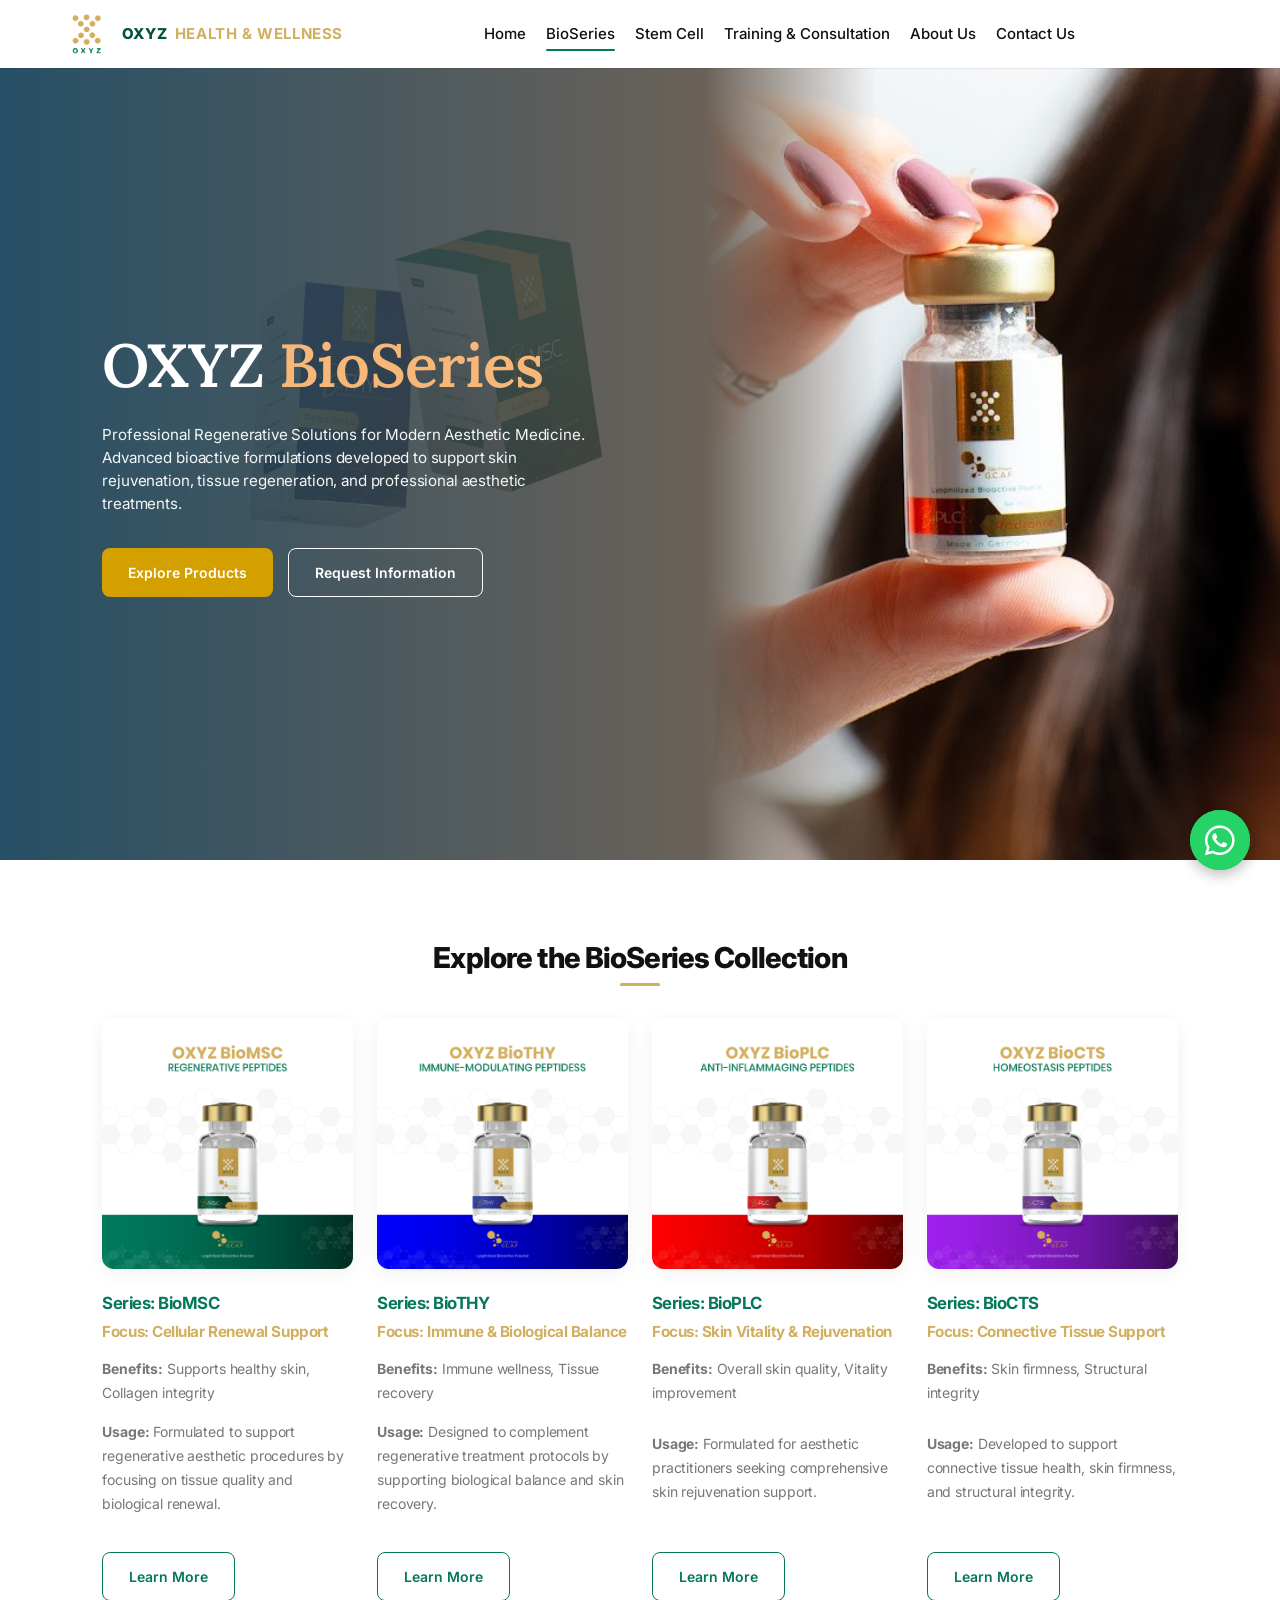
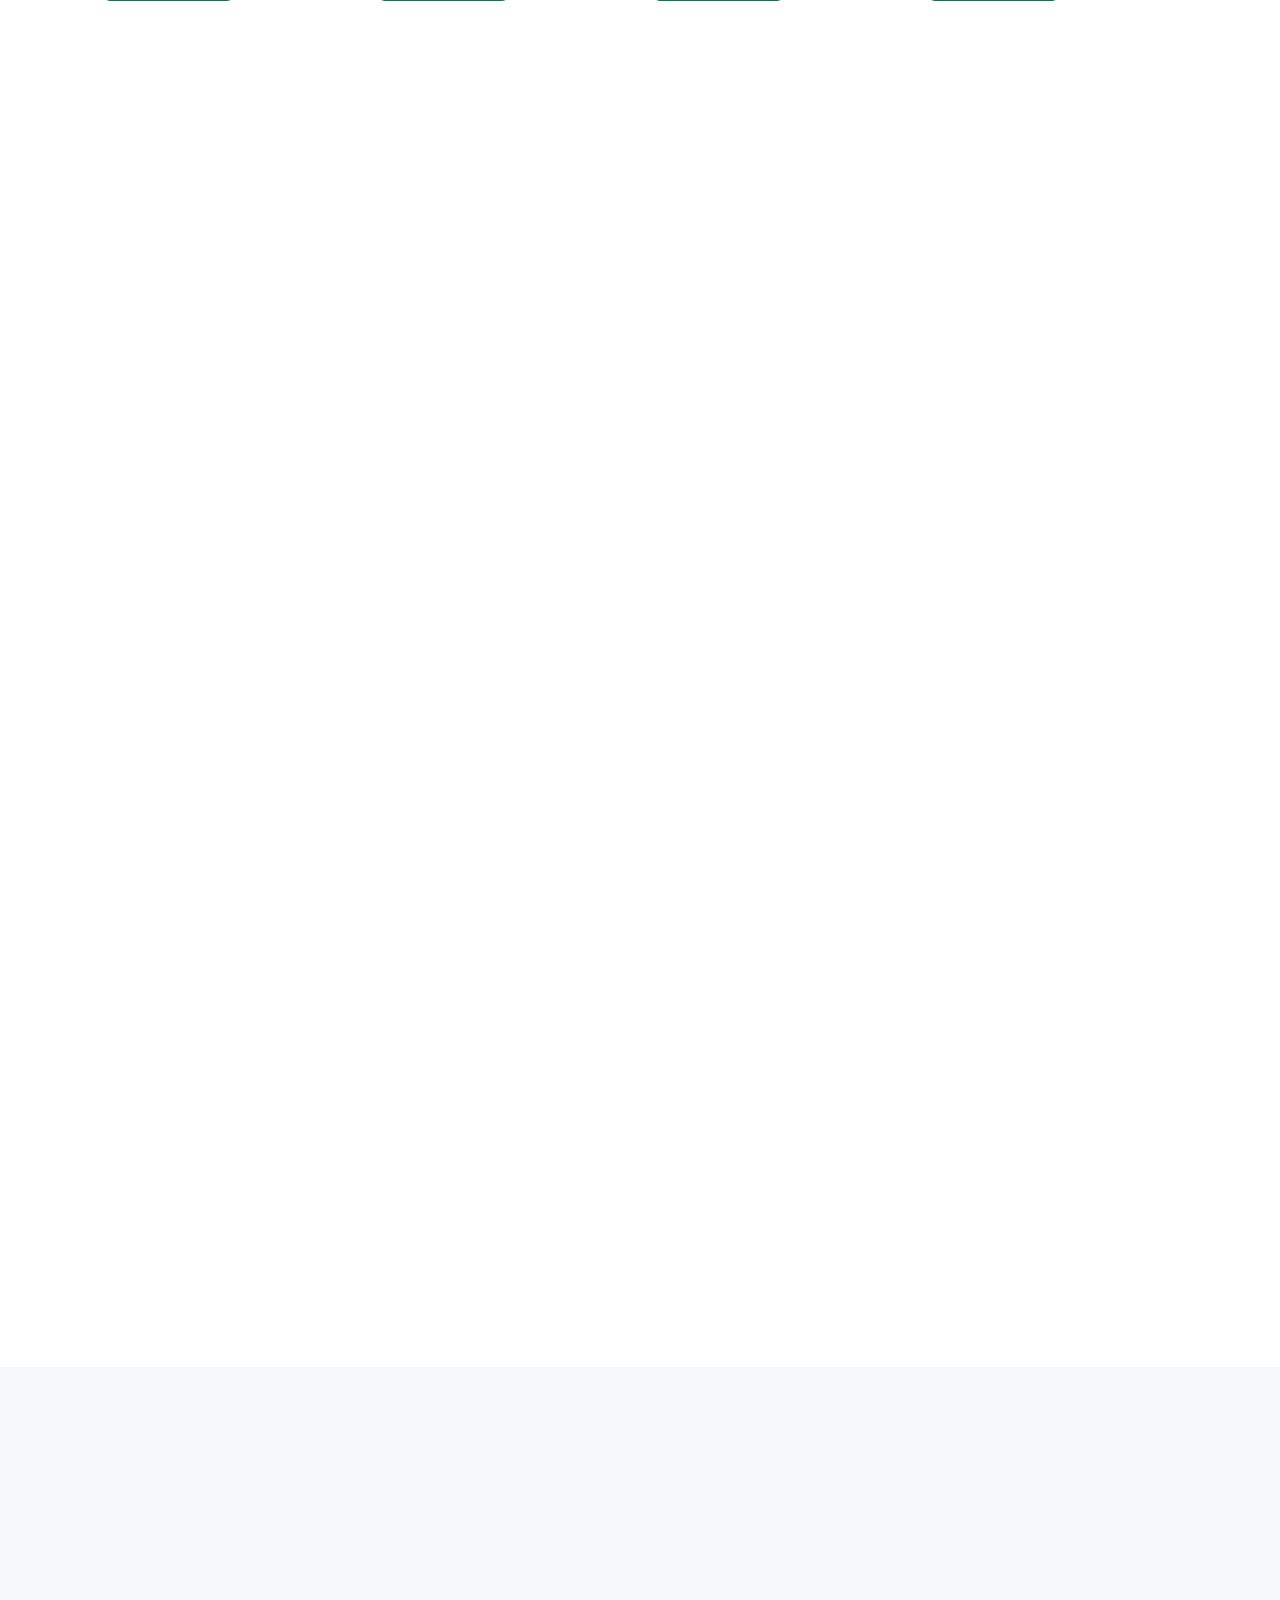
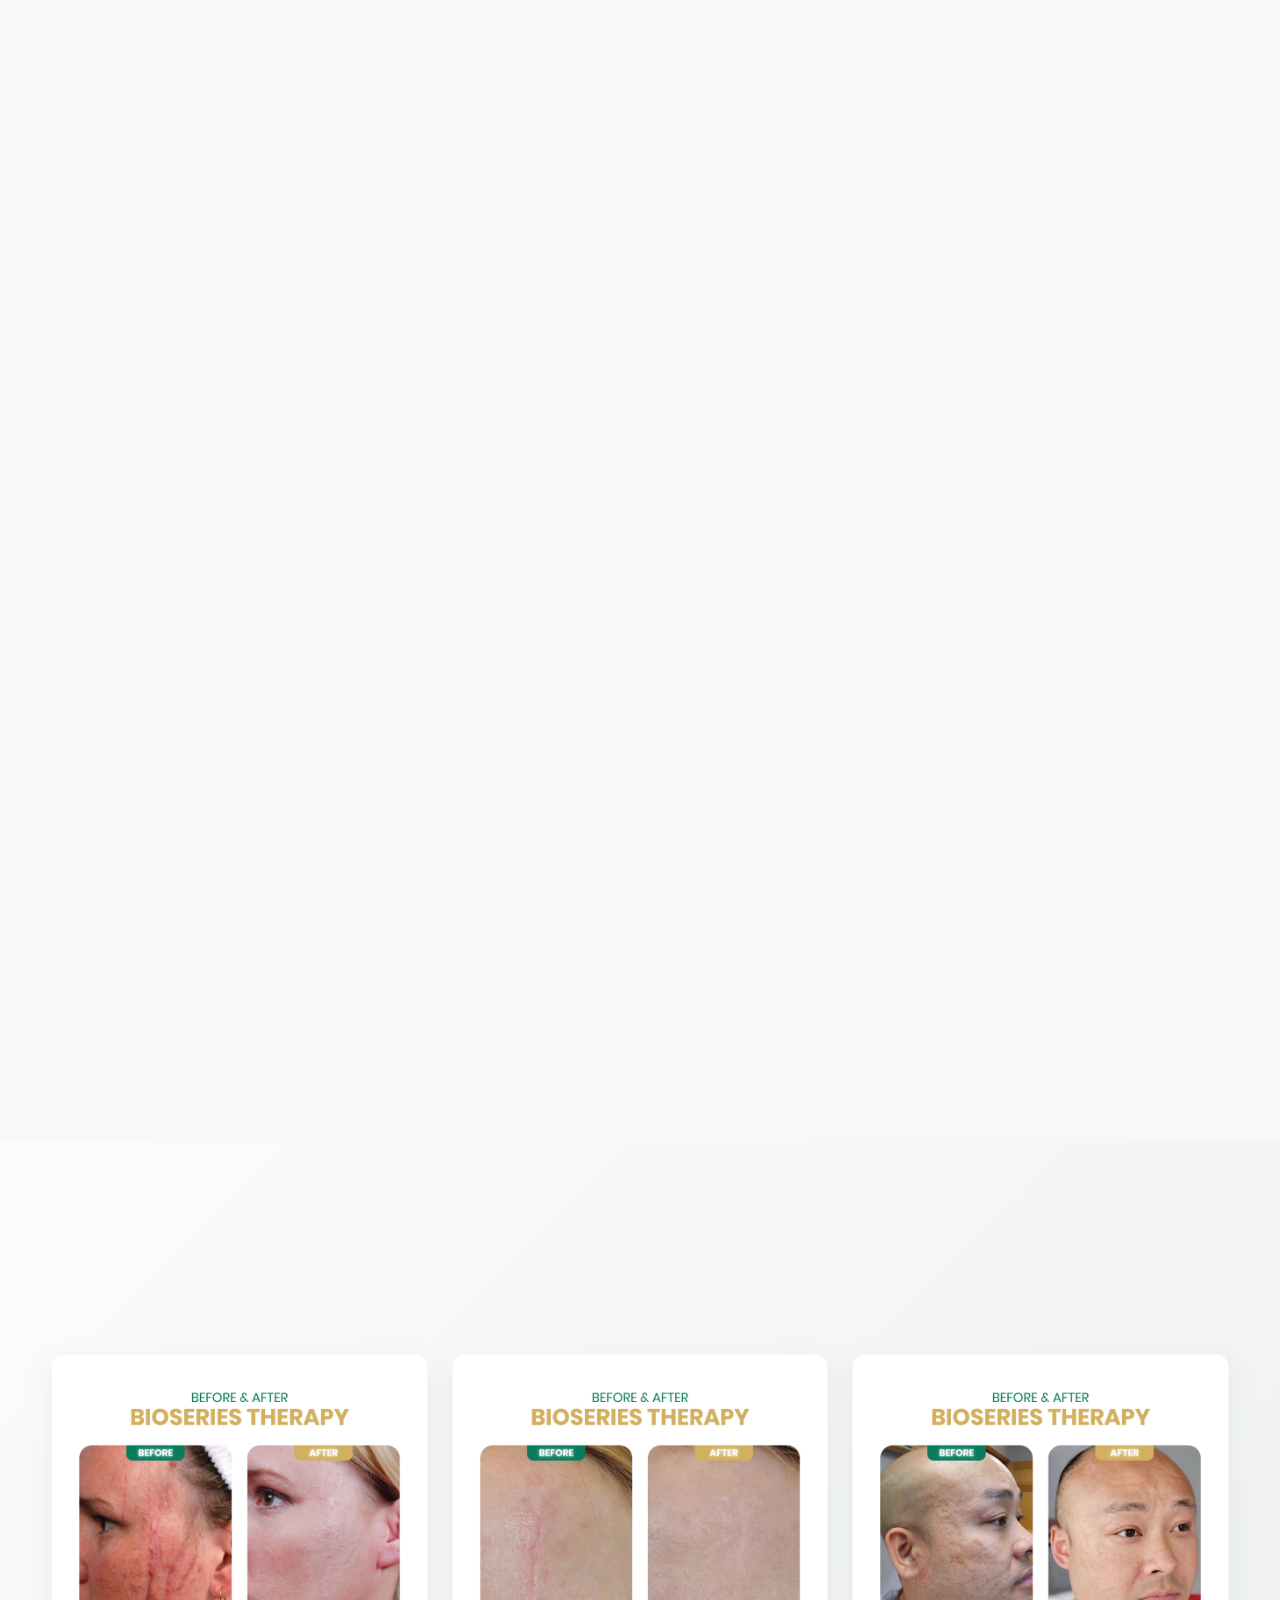
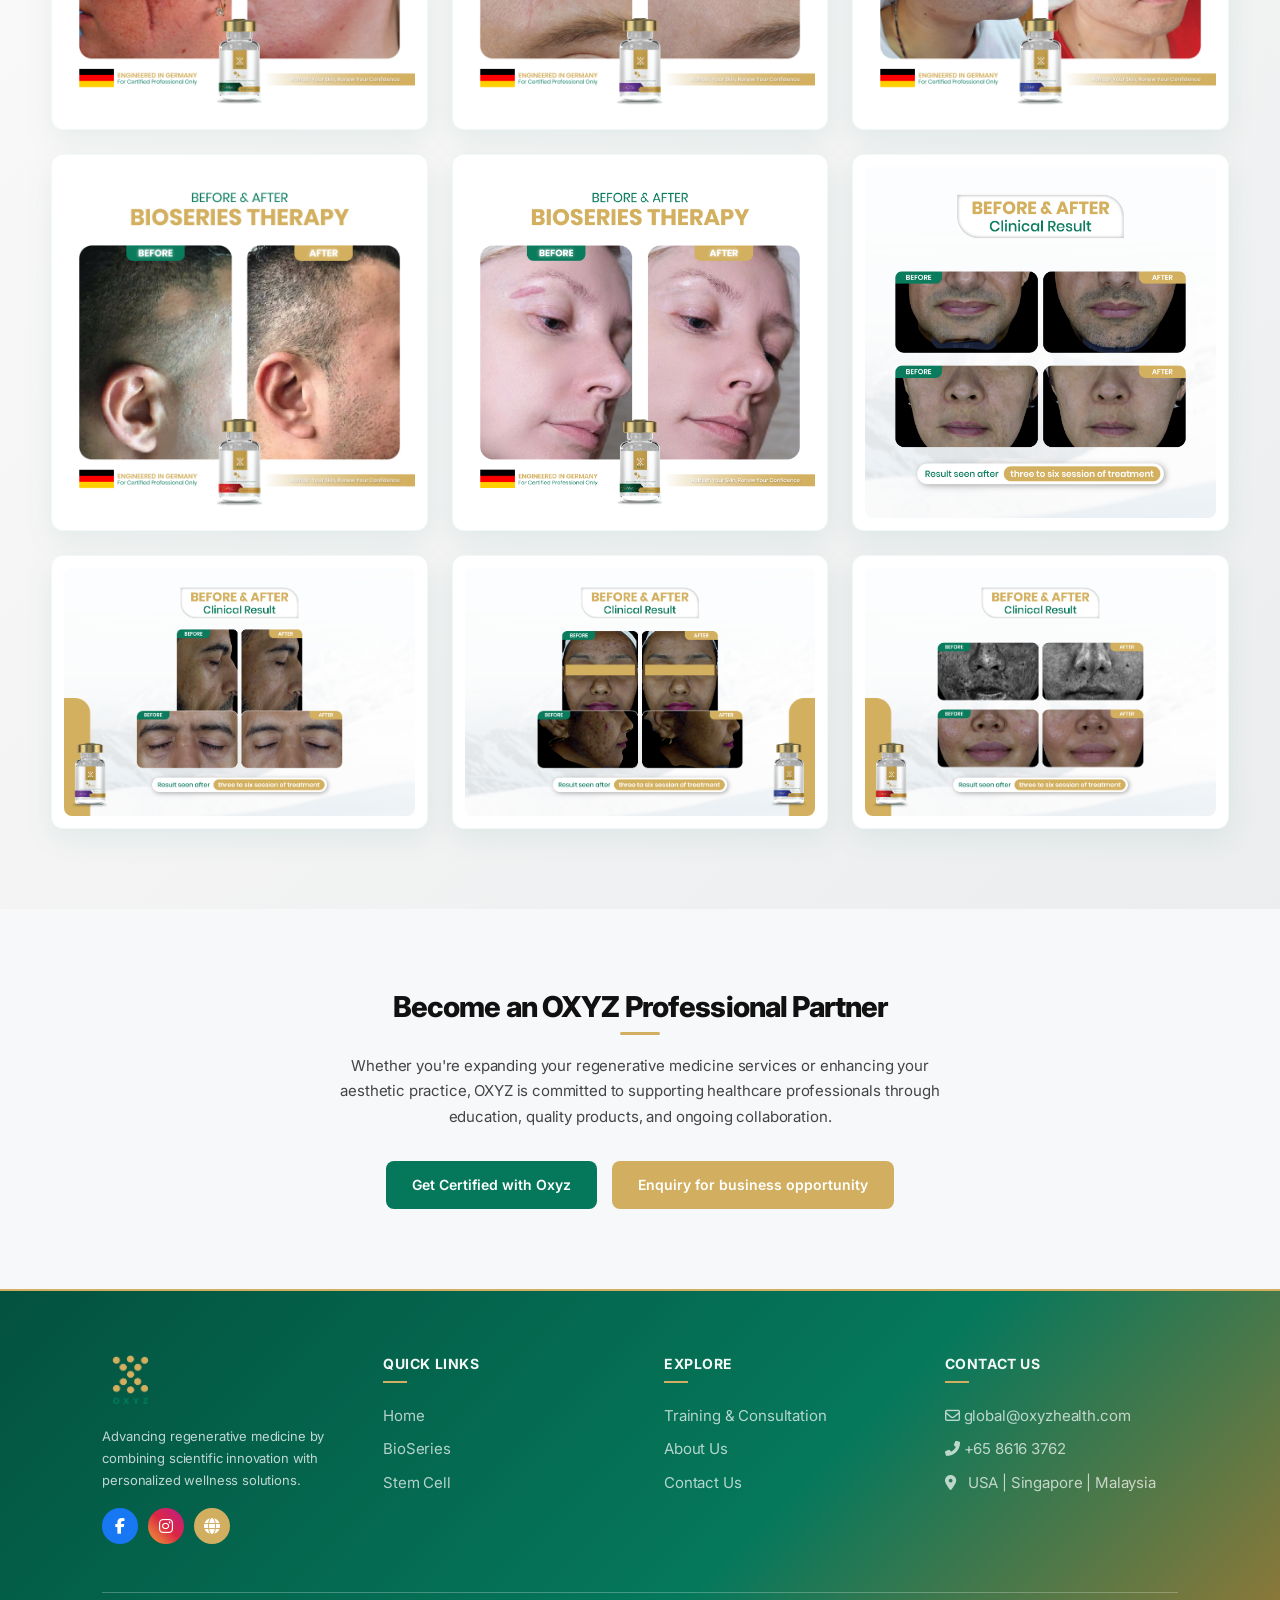
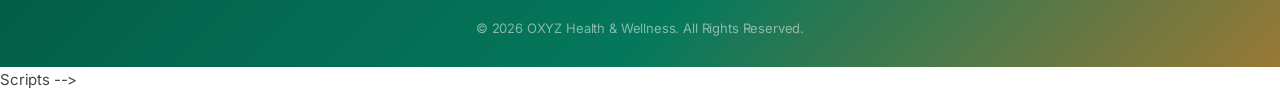
<file: bioseries.html>
<!doctype html>
<html lang="en">

<head>
  <meta charset="UTF-8" />
  <meta name="viewport" content="width=device-width, initial-scale=1.0" />
  <meta name="description"
    content="OXYZ BioSeries - Professional Regenerative Solutions for Modern Aesthetic Medicine." />
  <title>OXYZ Health & Wellness | BioSeries Products</title>

  <!-- Fonts -->
  <link rel="preconnect" href="https://fonts.googleapis.com" />
  <link rel="preconnect" href="https://fonts.gstatic.com" crossorigin />
  <link
    href="https://fonts.googleapis.com/css2?family=Inter:wght@300;400;500;600&family=Poppins:wght@500;600;700&family=Lora:wght@400;500;600;700&display=swap"
    rel="stylesheet" />

  <!-- Icons -->
  <link rel="stylesheet" href="https://cdnjs.cloudflare.com/ajax/libs/font-awesome/6.4.0/css/all.min.css" />

  <!-- CSS -->
  <link rel="stylesheet" href="css/style.css?v=10" />

  <!-- Favicon -->
  <link rel="icon" type="image/png" href="images/Logo%202.png" />
</head>

<body>

  <!-- Navigation Bar -->
  <div id="nav-placeholder"></div>
  <script src="js/nav.js"></script>

  <!-- Hero Section -->
  <header class="hero hero-bio-split">
    <!-- Image on the right with a seamless fade mask -->
    <div class="hero-right">
      <img src="Products/DSC07554.jpg" alt="BioSeries" />
    </div>

    <style>
      .hero-bio-split {
        position: relative;
        overflow: hidden;
        background-image: url('Bioseries/bioser-Photoroom.png');
        background-position: -15% center;
        background-size: 75% auto;
        background-repeat: no-repeat;
        display: flex;
        align-items: center;
        padding: 0;
        min-height: 75vh;
      }

      .hero-bio-split::before {
        content: '';
        position: absolute;
        inset: 0;
        background: linear-gradient(to right, rgba(15, 60, 85, 0.9) 0%, rgba(138, 77, 34, 0.8) 100%);
        z-index: 0;
        pointer-events: none;
      }

      .hero-bio-split .hero-right {
        position: absolute;
        top: 0;
        right: 0;
        width: 45%;
        height: 100%;
        z-index: 1;
        -webkit-mask-image: linear-gradient(to right, transparent 0%, black 30%);
        mask-image: linear-gradient(to right, transparent 0%, black 30%);
      }

      .hero-bio-split .hero-right img {
        width: 100%;
        height: 100%;
        object-fit: cover;
        object-position: center;
      }

      .hero-bio-split .hero-content-left {
        position: relative;
        z-index: 3;
        flex: 1;
        padding: 60px 8%;
        text-align: left;
        max-width: 55%;
        box-sizing: border-box;
      }

      .hero-bio-split .hero-title {
        font-family: 'Lora', serif;
        font-size: 3.8rem;
        font-weight: 600;
        line-height: 1.15;
        margin-bottom: 24px;
        letter-spacing: -0.01em;
        color: #ffffff;
      }

      .hero-bio-split .hero-subtitle {
        color: rgba(255, 255, 255, 0.95);
        font-size: 0.95rem;
        /* Reduced font size even further */
        line-height: 1.5;
        max-width: 550px;
        margin-bottom: 32px;
      }

      .hero-bio-split .hero-buttons {
        display: flex;
        gap: 15px;
        justify-content: flex-start;
      }

      @media (max-width: 1200px) {
        .hero-bio-split .hero-title {
          font-size: 2.8rem;
          white-space: nowrap;
        }

        .hero-bio-split .hero-content-left {
          padding: 60px 4%;
        }
      }

      @media (max-width: 900px) {
        .hero-bio-split {
          flex-direction: column;
          align-items: center;
          background-position: center 85%;
          background-size: 140% auto;
        }

        .hero-bio-split .hero-right {
          position: relative;
          width: 100%;
          min-height: 400px;
          height: 45vh;
          order: -1;
          -webkit-mask-image: linear-gradient(to top, transparent 0%, black 30%) !important;
          mask-image: linear-gradient(to top, transparent 0%, black 30%) !important;
        }

        .hero-bio-split .hero-content-left {
          width: 100%;
          max-width: 100%;
          padding: 20px 20px 60px;
          text-align: center;
        }

        .hero-bio-split .hero-subtitle {
          max-width: 100%;
          font-size: 1.05rem;
          margin-left: auto;
          margin-right: auto;
        }

        .hero-bio-split .hero-buttons {
          justify-content: center;
        }

        .hero-bio-split .hero-title {
          font-size: 2.5rem;
        }
      }
    </style>

    <div class="hero-content-left">
      <h1 class="hero-title">OXYZ <span style="color: #f7b779;">BioSeries</span></h1>
      <p class="hero-subtitle">
        Professional Regenerative Solutions for Modern Aesthetic Medicine.<br />Advanced
        bioactive formulations developed to support skin rejuvenation, tissue
        regeneration, and professional aesthetic treatments.
      </p>
      <div class="hero-buttons">
        <a href="#products" class="btn btn-primary"
          style="background-color: #d4a000; border-color: #d4a000; color: #fff;">Explore Products</a>
        <a href="contact.html" class="btn btn-outline" style="border-color: #fff; color: #fff;">Request Information</a>
      </div>
    </div>
  </header>

  <!-- Product Portfolio -->
  <section id="products" class="section">
    <div class="section-header animate-on-scroll" style="margin-bottom: 30px;">
      <h2 class="section-title" style="font-size: 1.8rem;">Explore the BioSeries Collection</h2>
    </div>
    <div class="grid-4 animate-on-scroll">
      <!-- BioMSC -->
      <div style="display: flex; flex-direction: column; max-width: 320px; margin: 0 auto;">
        <div
          style="background: white; border-radius: var(--radius); box-shadow: var(--shadow); margin-bottom: 24px; overflow: hidden; line-height: 0;">
          <img src="Bioseries/BioMSC.png?v=2" alt="BioMSC" style="width: 100%; height: auto; display: block;" />
        </div>
        <h3 class="card-title text-primary" style="margin-bottom: 8px;">Series: BioMSC</h3>
        <h4 class="text-gold" style="margin-bottom: 16px; font-size: 0.95rem;">Focus: Cellular Renewal Support</h4>
        <p class="card-text mb-2" style="text-align: left;"><strong>Benefits:</strong> Supports healthy skin, Collagen
          integrity</p>
        <p class="card-text" style="text-align: left;">
          <strong>Usage:</strong> Formulated to support regenerative aesthetic procedures by focusing on tissue quality
          and biological renewal.
        </p>
        <a href="BioMSC.html" class="btn btn-outline-primary" style="margin-top: 16px; align-self: flex-start;">Learn
          More</a>
      </div>

      <!-- BioTHY -->
      <div style="display: flex; flex-direction: column; max-width: 320px; margin: 0 auto;">
        <div
          style="background: white; border-radius: var(--radius); box-shadow: var(--shadow); margin-bottom: 24px; overflow: hidden; line-height: 0;">
          <img src="Bioseries/BioTHY.png?v=2" alt="BioTHY" style="width: 100%; height: auto; display: block;" />
        </div>
        <h3 class="card-title text-primary" style="margin-bottom: 8px;">Series: BioTHY</h3>
        <h4 class="text-gold" style="margin-bottom: 16px; font-size: 0.95rem;">Focus: Immune & Biological Balance</h4>
        <p class="card-text mb-2" style="text-align: left;"><strong>Benefits:</strong> Immune wellness, Tissue recovery
        </p>
        <p class="card-text" style="text-align: left;">
          <strong>Usage:</strong> Designed to complement regenerative treatment protocols by supporting biological
          balance and skin recovery.
        </p>
        <a href="contact.html" class="btn btn-outline-primary" style="margin-top: 16px; align-self: flex-start;">Learn
          More</a>
      </div>

      <!-- BioPLC -->
      <div style="display: flex; flex-direction: column; max-width: 320px; margin: 0 auto;">
        <div
          style="background: white; border-radius: var(--radius); box-shadow: var(--shadow); margin-bottom: 24px; overflow: hidden; line-height: 0;">
          <img src="Bioseries/BioPLC.png?v=2" alt="BioPLC" style="width: 100%; height: auto; display: block;" />
        </div>
        <h3 class="card-title text-primary" style="margin-bottom: 8px;">Series: BioPLC</h3>
        <h4 class="text-gold" style="margin-bottom: 16px; font-size: 0.95rem;">Focus: Skin Vitality & Rejuvenation</h4>
        <p class="card-text mb-2" style="text-align: left;"><strong>Benefits:</strong> Overall skin quality, Vitality
          improvement</p>
        <p class="card-text" style="text-align: left;">
          <strong>Usage:</strong> Formulated for aesthetic practitioners seeking comprehensive skin rejuvenation
          support.
        </p>
        <a href="contact.html" class="btn btn-outline-primary" style="margin-top: 16px; align-self: flex-start;">Learn
          More</a>
      </div>

      <!-- BioCTS -->
      <div style="display: flex; flex-direction: column; max-width: 320px; margin: 0 auto;">
        <div
          style="background: white; border-radius: var(--radius); box-shadow: var(--shadow); margin-bottom: 24px; overflow: hidden; line-height: 0;">
          <img src="Bioseries/BioCTS.png?v=2" alt="BioCTS" style="width: 100%; height: auto; display: block;" />
        </div>
        <h3 class="card-title text-primary" style="margin-bottom: 8px;">Series: BioCTS</h3>
        <h4 class="text-gold" style="margin-bottom: 16px; font-size: 0.95rem;">Focus: Connective Tissue Support</h4>
        <p class="card-text mb-2" style="text-align: left;"><strong>Benefits:</strong> Skin firmness, Structural
          integrity</p>
        <p class="card-text" style="text-align: left;">
          <strong>Usage:</strong> Developed to support connective tissue health, skin firmness, and structural
          integrity.
        </p>
        <a href="contact.html" class="btn btn-outline-primary" style="margin-top: 16px; align-self: flex-start;">Learn
          More</a>
      </div>
    </div>
  </section>

  <!-- Introduction -->
  <style>
    .bioseries-intro {
      padding: 0;
      overflow: hidden;
      background: #ffffff;
      position: relative;
    }

    .bioseries-intro-inner {
      display: grid;
      grid-template-columns: 1fr 1fr;
      min-height: 620px;
    }

    /* LEFT — Image Panel */
    .bioseries-img-panel {
      position: relative;
      overflow: hidden;
    }

    .bioseries-img-panel .crossfade-wrapper {
      width: 100%;
      height: 100%;
      min-height: 620px;
      border-radius: 0;
      margin: 0;
    }

    .bioseries-img-panel .crossfade-wrapper img {
      width: 100%;
      height: 100%;
      object-fit: cover;
      border-radius: 0;
    }

    /* overlay gradient on image */
    .bioseries-img-panel::after {
      content: '';
      position: absolute;
      inset: 0;
      background: linear-gradient(to right, rgba(5, 120, 92, 0.15) 0%, transparent 60%);
      pointer-events: none;
    }

    /* Floating stat badges */
    .bio-stat-badge {
      position: absolute;
      background: rgba(255, 255, 255, 0.90);
      backdrop-filter: blur(10px);
      -webkit-backdrop-filter: blur(10px);
      border-radius: 10px;
      padding: 8px 14px;
      box-shadow: 0 4px 12px rgba(0, 0, 0, 0.06);
      display: flex;
      flex-direction: column;
      gap: 0px;
      border: 1px solid rgba(255, 255, 255, 0.6);
      z-index: 5;
    }

    .bio-stat-badge.badge-1 {
      bottom: 40px;
      left: 28px;
    }

    .bio-stat-badge.badge-2 {
      top: 36px;
      right: 28px;
    }

    .bio-stat-badge .badge-val {
      font-size: 1.1rem;
      font-weight: 800;
      color: var(--text-dark);
      line-height: 1.2;
    }

    .bio-stat-badge .badge-lbl {
      font-size: 0.6rem;
      font-weight: 600;
      color: var(--text-muted);
      text-transform: uppercase;
      letter-spacing: 0.08em;
    }

    /* RIGHT — Content Panel */
    .bioseries-content-panel {
      display: flex;
      flex-direction: column;
      justify-content: center;
      padding: 72px 64px 72px 56px;
      background: #ffffff;
      position: relative;
    }

    /* Decorative top-right circle */
    .bioseries-content-panel::before {
      content: '';
      position: absolute;
      top: -80px;
      right: -80px;
      width: 280px;
      height: 280px;
      background: radial-gradient(circle, rgba(210, 175, 96, 0.12) 0%, transparent 70%);
      border-radius: 50%;
      pointer-events: none;
    }

    .bio-eyebrow {
      display: inline-flex;
      align-items: center;
      gap: 8px;
      font-size: 0.72rem;
      font-weight: 700;
      letter-spacing: 0.18em;
      text-transform: uppercase;
      color: var(--primary);
      margin-bottom: 18px;
    }

    .bio-eyebrow::before {
      content: '';
      display: inline-block;
      width: 28px;
      height: 2px;
      background: var(--gold);
      border-radius: 2px;
    }

    .bioseries-content-panel h2 {
      font-size: clamp(1.9rem, 3vw, 2.7rem);
      font-weight: 800;
      line-height: 1.15;
      color: var(--text-dark);
      margin-bottom: 20px;
      letter-spacing: -0.03em;
    }

    .bioseries-content-panel h2 span {
      color: var(--primary);
    }

    .bioseries-content-panel .bio-lead {
      font-size: 1.05rem;
      line-height: 1.75;
      color: var(--text-body);
      margin-bottom: 32px;
      border-left: 3px solid var(--gold);
      padding-left: 16px;
    }

    .bioseries-content-panel .bio-body {
      font-size: 0.97rem;
      line-height: 1.78;
      color: var(--text-body);
      margin-bottom: 36px;
    }

    /* Feature pills */
    .bio-pills {
      display: flex;
      flex-wrap: wrap;
      gap: 10px;
    }

    .bio-pill {
      display: inline-flex;
      align-items: center;
      gap: 7px;
      background: #f3faf7;
      border: 1px solid rgba(5, 120, 92, 0.15);
      border-radius: 50px;
      padding: 8px 16px;
      font-size: 0.83rem;
      font-weight: 600;
      color: var(--primary);
    }

    .bio-pill i {
      font-size: 0.75rem;
      color: var(--gold);
    }

    /* Responsive */
    @media (max-width: 900px) {
      .bioseries-intro-inner {
        grid-template-columns: 1fr;
      }

      .bioseries-img-panel .crossfade-wrapper {
        min-height: 340px;
      }

      .bioseries-content-panel {
        padding: 48px 28px;
      }

      .bio-stat-badge.badge-2 {
        top: 18px;
        right: 16px;
      }

      .bio-stat-badge.badge-1 {
        bottom: 18px;
        left: 16px;
      }
    }
  </style>

  <section class="bioseries-intro animate-on-scroll">
    <div class="bioseries-intro-inner">

      <!-- LEFT: Image -->
      <div class="bioseries-img-panel">
        <div class="crossfade-wrapper">
          <img src="Products/DSC07554.jpg" alt="BioSeries Product 1" class="crossfade-slide crossfade-1" />
          <img src="Products/DSC07542-3.jpg" alt="BioSeries Product 3" class="crossfade-slide crossfade-2" />
          <img src="Products/DSC07537.jpg" alt="BioSeries Product 4" class="crossfade-slide crossfade-3" />
          <img src="Bioseries/bioseries%20ads.PNG" alt="BioSeries Product 7" class="crossfade-slide crossfade-4" />
        </div>

        <!-- Floating Badges -->
        <div class="bio-stat-badge badge-1">
          <span class="badge-val">4 in 1</span>
          <span class="badge-lbl">Targeted Bioseries</span>
        </div>
        <div class="bio-stat-badge badge-2">
          <span class="badge-val">Pro</span>
          <span class="badge-lbl">Clinical Grade</span>
        </div>
      </div>

      <!-- RIGHT: Content -->
      <div class="bioseries-content-panel">
        <div class="bio-eyebrow">Regenerative Science</div>

        <h2>What is <span>OXYZ BioSeries</span>?</h2>

        <p class="bio-lead">
          OXYZ Health &amp; Wellness's <strong>professional regenerative product line</strong> — developed exclusively
          for licensed healthcare professionals, aesthetic practitioners, and medical clinics.
        </p>

        <p class="bio-body">
          Inspired by the latest advances in <strong>regenerative medicine and biological science</strong>, BioSeries
          products are formulated to complement modern aesthetic and regenerative treatment protocols. By focusing on
          <strong>skin quality, tissue support, and biological renewal</strong>, BioSeries helps practitioners deliver
          personalized care based on individual patient needs.
          <br /><br />
          Each formulation is designed with <strong>professional clinical use</strong> in mind and is intended to be
          administered as part of a <strong>comprehensive treatment strategy</strong> developed by qualified medical
          professionals.
        </p>

        <!-- Feature Pills -->
        <div class="bio-pills">
          <span class="bio-pill"><i class="fas fa-dna"></i> Cellular Renewal</span>
          <span class="bio-pill"><i class="fas fa-shield-alt"></i> Immune Support</span>
          <span class="bio-pill"><i class="fas fa-leaf"></i> Skin Vitality</span>
          <span class="bio-pill"><i class="fas fa-microscope"></i> Tissue Regeneration</span>
          <span class="bio-pill"><i class="fas fa-user-md"></i> Professional Grade</span>
        </div>
      </div>

    </div>
  </section>

  <!-- New Era of Regenerative Aesthetic -->
  <!--
    <section class="section" style="background: var(--primary-dark); color: var(--white);">
      <div class="img-text-block animate-on-scroll" style="align-items: center; gap: 60px;">
        <div class="img-wrapper" style="box-shadow: 0 10px 30px rgba(0,0,0,0.3); max-width: 350px; margin: 0 auto; border-radius: var(--radius); overflow: hidden;">
          <img src="https://international.oxyzhealth.com/_next/image?url=%2Fimages%2F5D.png&w=1080&q=100" alt="OXYZ 5D Concept" style="border-radius: var(--radius);" />
        </div>
        <div style="text-align: left;">
          <h2 class="section-title" style="color: var(--gold); margin-bottom: 24px; text-align: left;">New Era of Regenerative Aesthetic</h2>
          <p style="font-size: 1.15rem; line-height: 1.8; color: rgba(255,255,255,0.9);">
            At OXYZ, we believe beauty is a reflection of biological health. Our proprietary <strong style="color: var(--gold); font-weight: 600;">Inner&ndash;Outer Beauty Total Biological Health 5D&trade; Concept</strong> combines regenerative medicine, precision wellness, and advanced aesthetics to restore the body's natural ability to heal, regenerate, and thrive. By treating the root causes of aging&mdash;not just its visible signs&mdash;we deliver healthier, longer-lasting, and naturally beautiful results from the inside out.
          </p>
        </div>
      </div>
    </section>
    -->

  <!-- The Future of Beauty -->
  <!--
    <section class="section section-bg">
      <div class="img-text-block animate-on-scroll" style="align-items: center; gap: 60px;">
        <div style="text-align: left;">
          <h2 class="section-title" style="color: var(--primary); margin-bottom: 24px; text-align: left;">The Future of Beauty Is Total Health</h2>
          <p class="mb-4" style="font-size: 1.15rem; line-height: 1.8; color: var(--text-body);">
            Developed exclusively by OXYZ, the Professional BioSeries&trade; is our proprietary regenerative bioactive system designed to restore, repair, and regenerate the body's biological pathways that influence healthy aging and aesthetic vitality.
          </p>
          <p style="font-size: 1.15rem; line-height: 1.8; color: var(--text-body);">
            Together, these four targeted bioseries work synergistically to optimize cellular communication, tissue regeneration, immune resilience, and skin renewal&mdash;forming the scientific foundation of the OXYZ Inner&ndash;Outer Beauty Total Health&trade; Concept.
          </p>
        </div>
        <div class="img-wrapper" style="box-shadow: 0 10px 30px rgba(0,0,0,0.15); border-radius: var(--radius); overflow: hidden;">
          <img src="Bioseries/Beauty.png" alt="The Future of Beauty Is Total Health" style="border-radius: var(--radius); width: 100%; height: auto;" />
        </div>
      </div>
    </section>
    -->

  <!-- Why BioSeries -->
  <section class="section">
    <div class="section-header animate-on-scroll">
      <h2 class="section-title">Why BioSeries?</h2>
      <p class="section-subtitle mt-2">Science Meets Aesthetic Innovation</p>
    </div>
    <div class="grid-3 animate-on-scroll">
      <div class="card">
        <div class="card-icon"><i class="fas fa-user-md"></i></div>
        <h3 class="card-title">Professional Use</h3>
        <p class="card-text">
          Formulations developed specifically for aesthetic and regenerative
          practice by professionals.
        </p>
      </div>
      <div class="card">
        <div class="card-icon"><i class="fas fa-cogs"></i></div>
        <h3 class="card-title">Personalized Support</h3>
        <p class="card-text">
          Supports individualized treatment planning to deliver tailored
          aesthetic care.
        </p>
      </div>
      <div class="card">
        <div class="card-icon"><i class="fas fa-dna"></i></div>
        <h3 class="card-title">Regenerative Principles</h3>
        <p class="card-text">
          Built on regenerative medicine principles to complement modern skin
          rejuvenation protocols.
        </p>
      </div>
    </div>
  </section>


  <!-- How to Use BioSeries -->
  <section class="section section-bg">
    <div class="section-header animate-on-scroll">
      <h2 class="section-title">How to Use OXYZ Professional BioSeries&trade;</h2>
      <p class="section-subtitle mt-2">A Standardized Regenerative Treatment System</p>
    </div>
    <div class="img-text-block animate-on-scroll" style="align-items: flex-start; gap: 40px;">
      <div class="img-wrapper sticky-img-wrapper"
        style="box-shadow: 0 10px 30px rgba(0,0,0,0.1); border-radius: var(--radius); overflow: hidden; width: 100%;">
        <img src="Products/DSC07542-3.jpg" alt="How to Use BioSeries"
          style="border-radius: var(--radius); width: 100%; height: auto; display: block; object-fit: cover;" />
      </div>
      <div style="text-align: left; width: 100%;">
        <p class="mb-5" style="font-size: 1.05rem; line-height: 1.7;">
          Every OXYZ BioSeries&trade; protocol is designed to deliver consistent, evidence-informed regenerative
          outcomes through standardized clinical techniques and physician-guided treatment planning.
        </p>

        <div style="display: flex; flex-direction: column; gap: 24px;">
          <!-- Step 1 -->
          <div
            style="background: var(--bg-light); border: 1px solid rgba(0,0,0,0.04); border-radius: 8px; padding: 24px; display: flex; gap: 20px; align-items: flex-start; box-shadow: var(--shadow-sm);">
            <div
              style="background: var(--primary); color: white; width: 40px; height: 40px; border-radius: 50%; display: flex; align-items: center; justify-content: center; font-weight: bold; flex-shrink: 0; font-size: 1.1rem;">
              1</div>
            <div>
              <h3 class="text-primary" style="margin-bottom: 8px; font-size: 1.2rem;">Clinical Assessment</h3>
              <p style="margin: 0; font-size: 0.95rem; color: var(--text-body);">Every treatment begins with a
                comprehensive evaluation of the patient's biological health, aesthetic concerns, and regenerative goals
                to create a personalized treatment strategy.</p>
            </div>
          </div>

          <!-- Step 2 -->
          <div
            style="background: var(--bg-light); border: 1px solid rgba(0,0,0,0.04); border-radius: 8px; padding: 24px; display: flex; gap: 20px; align-items: flex-start; box-shadow: var(--shadow-sm);">
            <div
              style="background: var(--primary); color: white; width: 40px; height: 40px; border-radius: 50%; display: flex; align-items: center; justify-content: center; font-weight: bold; flex-shrink: 0; font-size: 1.1rem;">
              2</div>
            <div>
              <h3 class="text-primary" style="margin-bottom: 8px; font-size: 1.2rem;">Personalized BioSeries&trade;
                Selection</h3>
              <p style="margin: 0; font-size: 0.95rem; color: var(--text-body);">Certified physicians select the
                appropriate BioSeries&trade; or combination protocol based on the patient's regenerative needs—from
                immune optimization and skin rejuvenation to collagen restoration and structural repair.</p>
            </div>
          </div>

          <!-- Step 3 -->
          <div
            style="background: var(--bg-light); border: 1px solid rgba(0,0,0,0.04); border-radius: 8px; padding: 24px; display: flex; gap: 20px; align-items: flex-start; box-shadow: var(--shadow-sm);">
            <div
              style="background: var(--primary); color: white; width: 40px; height: 40px; border-radius: 50%; display: flex; align-items: center; justify-content: center; font-weight: bold; flex-shrink: 0; font-size: 1.1rem;">
              3</div>
            <div>
              <h3 class="text-primary" style="margin-bottom: 8px; font-size: 1.2rem;">Precision Regenerative Delivery
              </h3>
              <p style="margin: 0; font-size: 0.95rem; color: var(--text-body);">BioSeries&trade; is administered using
                standardized regenerative aesthetic techniques to activate cellular repair, tissue regeneration, and
                long-term skin health.</p>
            </div>
          </div>

          <!-- Step 4 -->
          <div
            style="background: var(--bg-light); border: 1px solid rgba(0,0,0,0.04); border-radius: 8px; padding: 24px; display: flex; gap: 20px; align-items: flex-start; box-shadow: var(--shadow-sm);">
            <div
              style="background: var(--primary); color: white; width: 40px; height: 40px; border-radius: 50%; display: flex; align-items: center; justify-content: center; font-weight: bold; flex-shrink: 0; font-size: 1.1rem;">
              4</div>
            <div>
              <h3 class="text-primary" style="margin-bottom: 8px; font-size: 1.2rem;">Progressive Treatment Program</h3>
              <p style="margin: 0; font-size: 0.95rem; color: var(--text-body);">Protocols are performed as a structured
                treatment series to maximize regenerative response, improve tissue quality, and achieve natural, lasting
                aesthetic outcomes.</p>
            </div>
          </div>

          <!-- Step 5 -->
          <div
            style="background: var(--bg-light); border: 1px solid rgba(0,0,0,0.04); border-radius: 8px; padding: 24px; display: flex; gap: 20px; align-items: flex-start; box-shadow: var(--shadow-sm);">
            <div
              style="background: var(--primary); color: white; width: 40px; height: 40px; border-radius: 50%; display: flex; align-items: center; justify-content: center; font-weight: bold; flex-shrink: 0; font-size: 1.1rem;">
              5</div>
            <div>
              <h3 class="text-primary" style="margin-bottom: 8px; font-size: 1.2rem;">Long-Term Regenerative Maintenance
              </h3>
              <p style="margin: 0; font-size: 0.95rem; color: var(--text-body);">Patients transition into personalized
                maintenance programs that support healthy aging, longevity, and sustained regenerative benefits.</p>
            </div>
          </div>
        </div>
      </div>
    </div>
  </section>

  <!-- Clinical Results / Before and After Collection -->
  <style>
    .clinical-results-bg {
      background: linear-gradient(135deg, #fdfbfb 0%, #ebedee 100%);
      padding: 80px 0;
      position: relative;
    }
    
    .clinical-collection {
      position: relative;
      max-width: 1400px;
      margin: 40px auto 0;
      padding: 0 4%;
    }

    .clinical-card {
      position: relative;
      border-radius: var(--radius);
      overflow: hidden;
      box-shadow: 0 10px 30px rgba(5, 120, 92, 0.08);
      background: var(--white);
      transition: all 0.4s ease;
      border: 1px solid rgba(5, 120, 92, 0.05);
      padding: 12px;
      display: flex;
      align-items: center;
      justify-content: center;
      height: 100%;
    }

    .clinical-card:hover {
      transform: translateY(-8px);
      box-shadow: 0 20px 40px rgba(5, 120, 92, 0.15);
      border-color: rgba(212, 160, 0, 0.3);
    }

    .clinical-card img {
      width: 100%;
      height: 100%;
      display: block;
      object-fit: cover;
      border-radius: var(--radius-sm);
    }
  </style>

  <section class="section clinical-results-bg">
    <div class="section-header animate-on-scroll">
      <h2 class="section-title">Clinical Results</h2>
      <p class="section-subtitle mt-2">
        Visible improvements in skin quality, tissue regeneration, and
        structural integrity.
      </p>
    </div>
    
    <div class="clinical-collection animate-on-scroll">
      <div class="grid-3">
        <div class="clinical-card">
          <img src="Bioseries/before and after.jpeg" alt="BioSeries Before and After Result 1" class="lightbox-trigger" />
        </div>
        <div class="clinical-card">
          <img src="Bioseries/before and after2.jpeg" alt="BioSeries Before and After Result 2" class="lightbox-trigger" />
        </div>
        <div class="clinical-card">
          <img src="Bioseries/before and after 3.jpeg" alt="BioSeries Before and After Result 3" class="lightbox-trigger" />
        </div>
        <div class="clinical-card">
          <img src="Bioseries/before and after 4.jpeg" alt="BioSeries Before and After Result 4" class="lightbox-trigger" />
        </div>
        <div class="clinical-card">
          <img src="Bioseries/Before%20%26%20After%20Poster_With%20Product-11.png" alt="BioSeries Before and After Result 9" class="lightbox-trigger" />
        </div>
        <div class="clinical-card">
          <img src="Bioseries/Before%20%26%20After%20Poster_With%20Product-07.png" alt="BioSeries Before and After Result 5" class="lightbox-trigger" />
        </div>
        <div class="clinical-card">
          <img src="Bioseries/Before%20%26%20After%20Poster_With%20Product-08.png" alt="BioSeries Before and After Result 6" class="lightbox-trigger" />
        </div>
        <div class="clinical-card">
          <img src="Bioseries/Before%20%26%20After%20Poster_With%20Product-09.png" alt="BioSeries Before and After Result 7" class="lightbox-trigger" />
        </div>
        <div class="clinical-card">
          <img src="Bioseries/Before%20%26%20After%20Poster_With%20Product-10.png" alt="BioSeries Before and After Result 8" class="lightbox-trigger" />
        </div>
      </div>
    </div>
  </section>

  <!-- Call to Action -->
  <section class="section text-center section-bg">
    <div class="animate-on-scroll" style="max-width: 600px; margin: 0 auto">
      <h2 class="section-title">
        Become an OXYZ Professional Partner
      </h2>
      <p class="mb-4 mt-3">
        Whether you're expanding your regenerative medicine services or
        enhancing your aesthetic practice, OXYZ is committed to supporting
        healthcare professionals through education, quality products, and
        ongoing collaboration.
      </p>
      <div style="display: flex; gap: 15px; justify-content: center; flex-wrap: wrap;">
        <a href="https://international.oxyzhealth.com/training" class="btn btn-primary">Get Certified with Oxyz</a>
        <a href="https://international.oxyzhealth.com/business-enquiries" class="btn btn-gold">Enquiry for business
          opportunity</a>
      </div>
    </div>
  </section>

  <!-- Footer -->
  <div id="footer-placeholder"></div>
  <!-- Lightbox -->
  <div class="lightbox" id="imageLightbox">
    <span class="lightbox-close">&times;</span>
    <img class="lightbox-content" id="lightboxImg" />
  </div>

  <!-- Scripts -->
  <script src="js/script.js?v=5"></script>


  <script src="js/modal.js"></script>
  <script src="js/footer.js"></script>
</body>

</html>Scripts -->
<script src="js/script.js?v=5"></script>


<script src="js/modal.js"></script>
<script src="js/footer.js"></script>
</body>

</html>
</file>
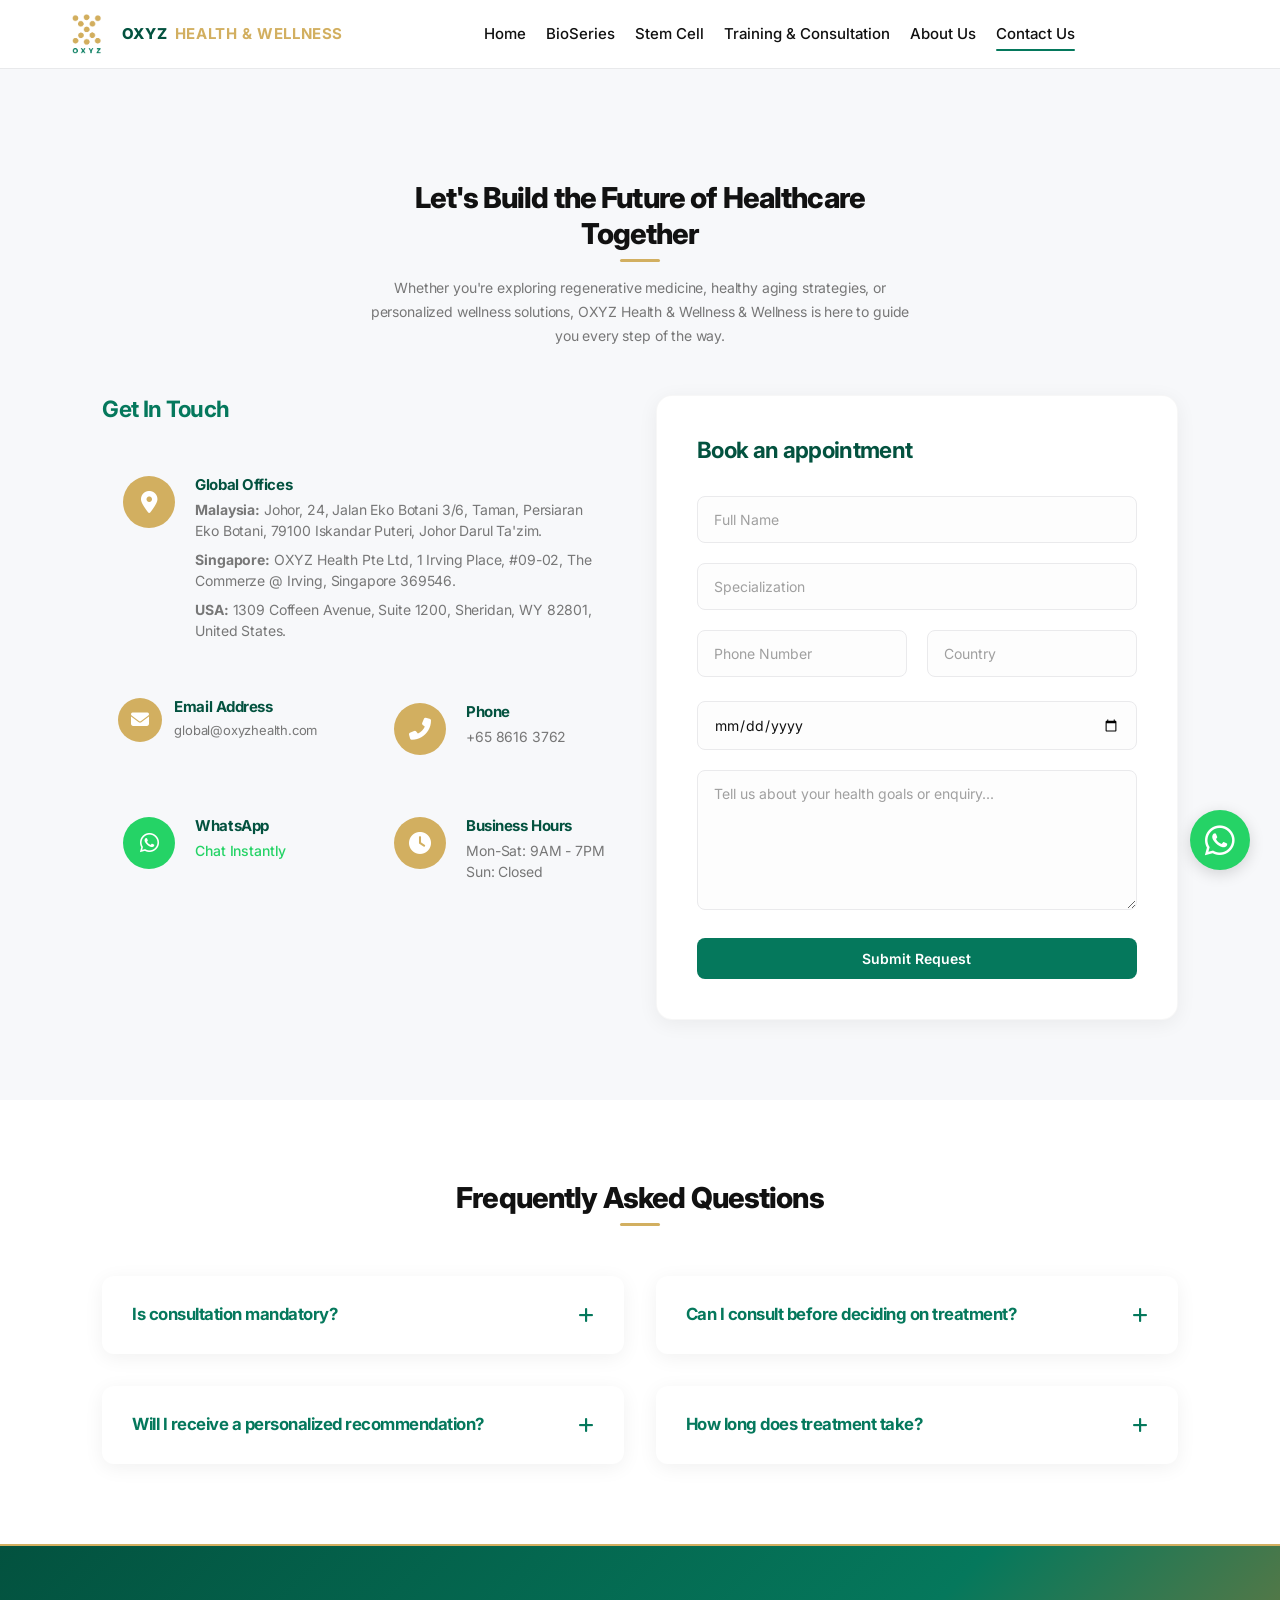
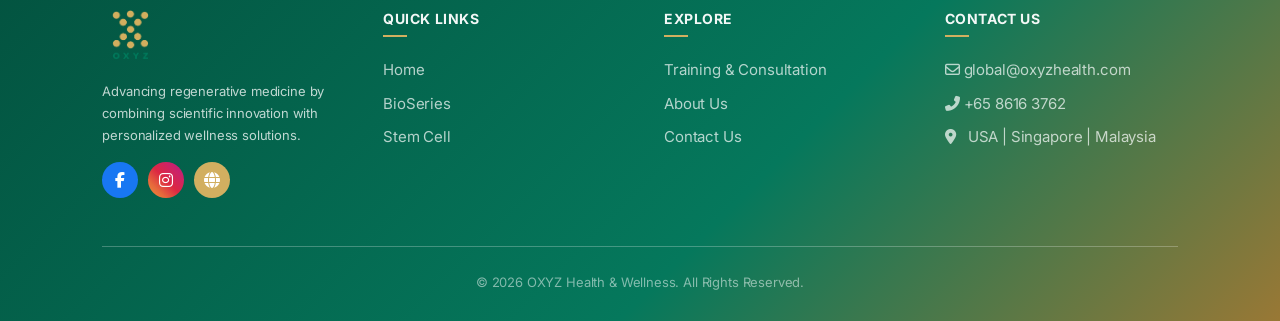
<file: contact.html>
<!doctype html>
<html lang="en">

<head>
  <meta charset="UTF-8" />
  <meta name="viewport" content="width=device-width, initial-scale=1.0" />
  <meta name="description"
    content="Contact OXYZ Health & Wellness to Book an appointment and begin your journey toward better health." />
  <title>OXYZ Health & Wellness | Contact Us</title>

  <!-- Fonts -->
  <link rel="preconnect" href="https://fonts.googleapis.com" />
  <link rel="preconnect" href="https://fonts.gstatic.com" crossorigin />
  <link
    href="https://fonts.googleapis.com/css2?family=Inter:wght@300;400;500;600&family=Poppins:wght@500;600;700&display=swap"
    rel="stylesheet" />

  <!-- Icons -->
  <link rel="stylesheet" href="https://cdnjs.cloudflare.com/ajax/libs/font-awesome/6.4.0/css/all.min.css" />

  <!-- CSS -->
  <link rel="stylesheet" href="css/style.css?v=8" />

  <!-- Favicon -->
  <link rel="icon" type="image/png" href="images/Logo%202.png" />
</head>

<body>

  <!-- Navigation Bar -->
  <div id="nav-placeholder"></div>
  <script src="js/nav.js"></script>

  <!-- Page Content -->
  <div style="padding-top: 100px; background: var(--bg-light)">
    <div class="section">
      <div class="section-header animate-on-scroll">
        <h1 class="section-title">
          Let's Build the Future of Healthcare Together
        </h1>
        <p class="section-subtitle mt-2">
          Whether you're exploring regenerative medicine, healthy aging
          strategies, or personalized wellness solutions, OXYZ Health & Wellness &
          Wellness is here to guide you every step of the way.
        </p>
      </div>

      <div class="grid-2 animate-on-scroll">
        <!-- Contact Information -->
        <div>
          <h2 class="mb-4 text-primary">Get In Touch</h2>
          <div style="display: grid; grid-template-columns: repeat(auto-fit, minmax(240px, 1fr)); gap: 20px;">

            <div class="contact-item" style="grid-column: 1 / -1;">
              <div class="contact-icon-wrapper">
                <i class="fas fa-map-marker-alt"></i>
              </div>
              <div>
                <h4>Global Offices</h4>
                <p style="margin-bottom: 8px;"><strong>Malaysia:</strong> Johor, 24, Jalan Eko Botani 3/6, Taman,
                  Persiaran Eko Botani, 79100 Iskandar Puteri, Johor Darul Ta'zim.</p>
                <p style="margin-bottom: 8px;"><strong>Singapore:</strong> OXYZ Health Pte Ltd, 1 Irving Place, #09-02,
                  The Commerze @ Irving, Singapore 369546.</p>
                <p><strong>USA:</strong> 1309 Coffeen Avenue, Suite 1200, Sheridan, WY 82801, United States.</p>
              </div>
            </div>

            <a href="mailto:global@oxyzhealth.com" class="contact-item"
              style="text-decoration: none; color: inherit; gap: 12px; padding: 15px;">
              <div class="contact-icon-wrapper" style="width: 44px; height: 44px; font-size: 18px;">
                <i class="fas fa-envelope"></i>
              </div>
              <div style="min-width: 0;">
                <h4>Email Address</h4>
                <p style="white-space: nowrap; font-size: 13px; margin: 0; letter-spacing: -0.2px;">
                  global@oxyzhealth.com</p>
              </div>
            </a>

            <a href="tel:+6586163762" class="contact-item" style="text-decoration: none; color: inherit;">
              <div class="contact-icon-wrapper">
                <i class="fas fa-phone-alt"></i>
              </div>
              <div>
                <h4>Phone</h4>
                <p>+65 8616 3762</p>
              </div>
            </a>

            <div class="contact-item contact-whatsapp">
              <div class="contact-icon-wrapper">
                <i class="fab fa-whatsapp"></i>
              </div>
              <div>
                <h4>WhatsApp</h4>
                <p>
                  <a href="https://wa.me/6586163762" style="color: #25d366; font-weight: 500; white-space: nowrap;">Chat
                    Instantly</a>
                </p>
              </div>
            </div>

            <div class="contact-item">
              <div class="contact-icon-wrapper">
                <i class="fas fa-clock"></i>
              </div>
              <div>
                <h4>Business Hours</h4>
                <p style="white-space: nowrap;">Mon-Sat: 9AM - 7PM<br>Sun: Closed</p>
              </div>
            </div>

          </div>
        </div>

        <!-- Contact Form -->
        <div class="contact-form">
          <h3 class="mb-4">Book an appointment</h3>
          <form id="bookingForm" onsubmit="sendToWhatsApp(event)">
            <div class="form-group">
              <input type="text" id="waName" class="form-control" placeholder="Full Name" required />
            </div>
            <div class="form-group">
              <input type="text" id="waSpecialization" class="form-control" placeholder="Specialization" required />
            </div>
            <div style="display: grid; grid-template-columns: 1fr 1fr; gap: 20px" class="mb-3">
              <input type="tel" id="waPhone" class="form-control" placeholder="Phone Number" required />
              <input type="text" id="waCountry" class="form-control" placeholder="Country" required />
            </div>
            <div class="form-group">
              <input type="date" id="waDate" class="form-control" title="Preferred Consultation Date" required />
            </div>
            <div class="form-group">
              <textarea id="waMessage" class="form-control" placeholder="Tell us about your health goals or enquiry..."
                required></textarea>
            </div>
            <button type="submit" class="btn btn-primary" style="width: 100%">
              Submit Request
            </button>
          </form>

          <script>
            function sendToWhatsApp(e) {
              e.preventDefault();

              const name = document.getElementById('waName').value;
              const specialization = document.getElementById('waSpecialization').value;
              const phone = document.getElementById('waPhone').value;
              const country = document.getElementById('waCountry').value;
              const date = document.getElementById('waDate').value;
              const message = document.getElementById('waMessage').value;

              const waMessage = `*New Appointment Request* 📅\n-----------------------------------\n*Name:* ${name}\n*Specialization:* ${specialization}\n*Phone:* ${phone}\n*Country:* ${country}\n*Preferred Date:* ${date}\n\n*Health Goals / Enquiry:*\n${message}\n-----------------------------------`;

              const waUrl = `https://wa.me/6586163762?text=${encodeURIComponent(waMessage)}`;

              window.open(waUrl, '_blank');
            }
          </script>
        </div>
      </div>
    </div>
  </div>

  <!-- FAQ -->
  <style>
    .faq-card {
      background: white;
      padding: 24px 30px;
      border-radius: var(--radius);
      box-shadow: var(--shadow);
      cursor: pointer;
      transition: box-shadow 0.3s ease;
    }

    .faq-card:hover {
      box-shadow: 0 10px 25px rgba(0, 0, 0, 0.08);
    }

    .faq-card summary {
      list-style: none;
      outline: none;
      display: flex;
      justify-content: space-between;
      align-items: center;
    }

    .faq-card summary::-webkit-details-marker {
      display: none;
    }

    .faq-card summary h4 {
      margin: 0;
      font-size: 1.05rem;
      padding-right: 20px;
    }

    .faq-card .faq-icon {
      font-size: 1.1rem;
      color: var(--primary);
      transition: transform 0.3s ease;
      flex-shrink: 0;
    }

    .faq-card[open] .faq-icon {
      transform: rotate(45deg);
    }

    .faq-card p {
      margin-top: 16px;
      margin-bottom: 0;
      color: var(--text-body);
      line-height: 1.6;
    }
  </style>
  <section class="section">
    <div class="section-header animate-on-scroll">
      <h2 class="section-title">Frequently Asked Questions</h2>
    </div>
    <div class="grid-2 animate-on-scroll">
      <details class="faq-card">
        <summary>
          <h4 class="text-primary">Is consultation mandatory?</h4>
          <span class="faq-icon"><i class="fas fa-plus"></i></span>
        </summary>
        <p>
          Yes. Every regenerative wellness program begins with a professional
          consultation to ensure recommendations are appropriate for your
          individual needs.
        </p>
      </details>

      <details class="faq-card">
        <summary>
          <h4 class="text-primary">Can I consult before deciding on treatment?</h4>
          <span class="faq-icon"><i class="fas fa-plus"></i></span>
        </summary>
        <p>
          Absolutely. The consultation is an opportunity to ask questions,
          understand available options, and discuss your wellness objectives
          before making any decisions.
        </p>
      </details>

      <details class="faq-card">
        <summary>
          <h4 class="text-primary">Will I receive a personalized recommendation?</h4>
          <span class="faq-icon"><i class="fas fa-plus"></i></span>
        </summary>
        <p>
          Yes. Based on your consultation and assessment, our healthcare
          professionals will recommend the most suitable wellness approach for
          your circumstances.
        </p>
      </details>

      <details class="faq-card">
        <summary>
          <h4 class="text-primary">How long does treatment take?</h4>
          <span class="faq-icon"><i class="fas fa-plus"></i></span>
        </summary>
        <p>
          Treatment duration varies depending on the individual's personalized
          wellness plan and clinical assessment.
        </p>
      </details>
    </div>
  </section>

  <!-- Footer -->
  <div id="footer-placeholder"></div>

  <!-- Scripts -->
  <script src="js/script.js?v=5"></script>


  <script src="js/modal.js"></script>
  <script src="js/footer.js"></script>
</body>

</html>
</file>
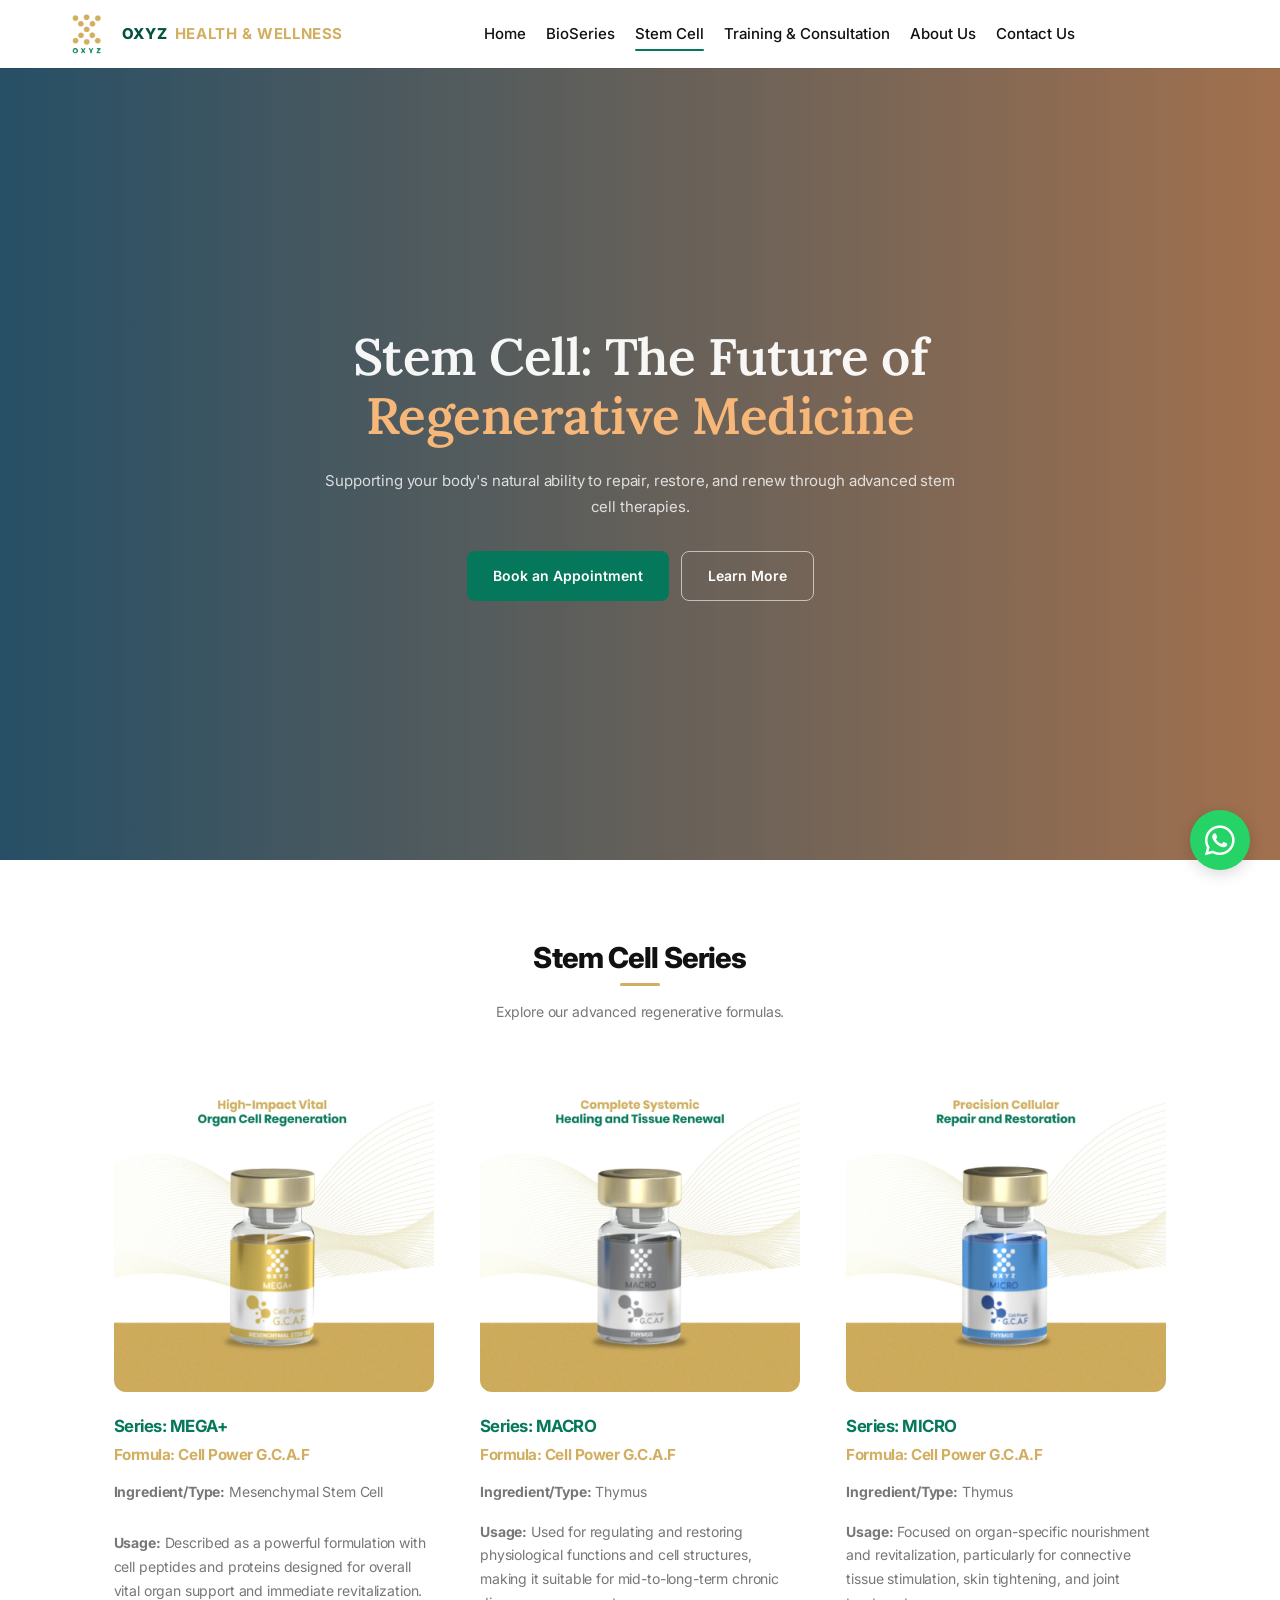
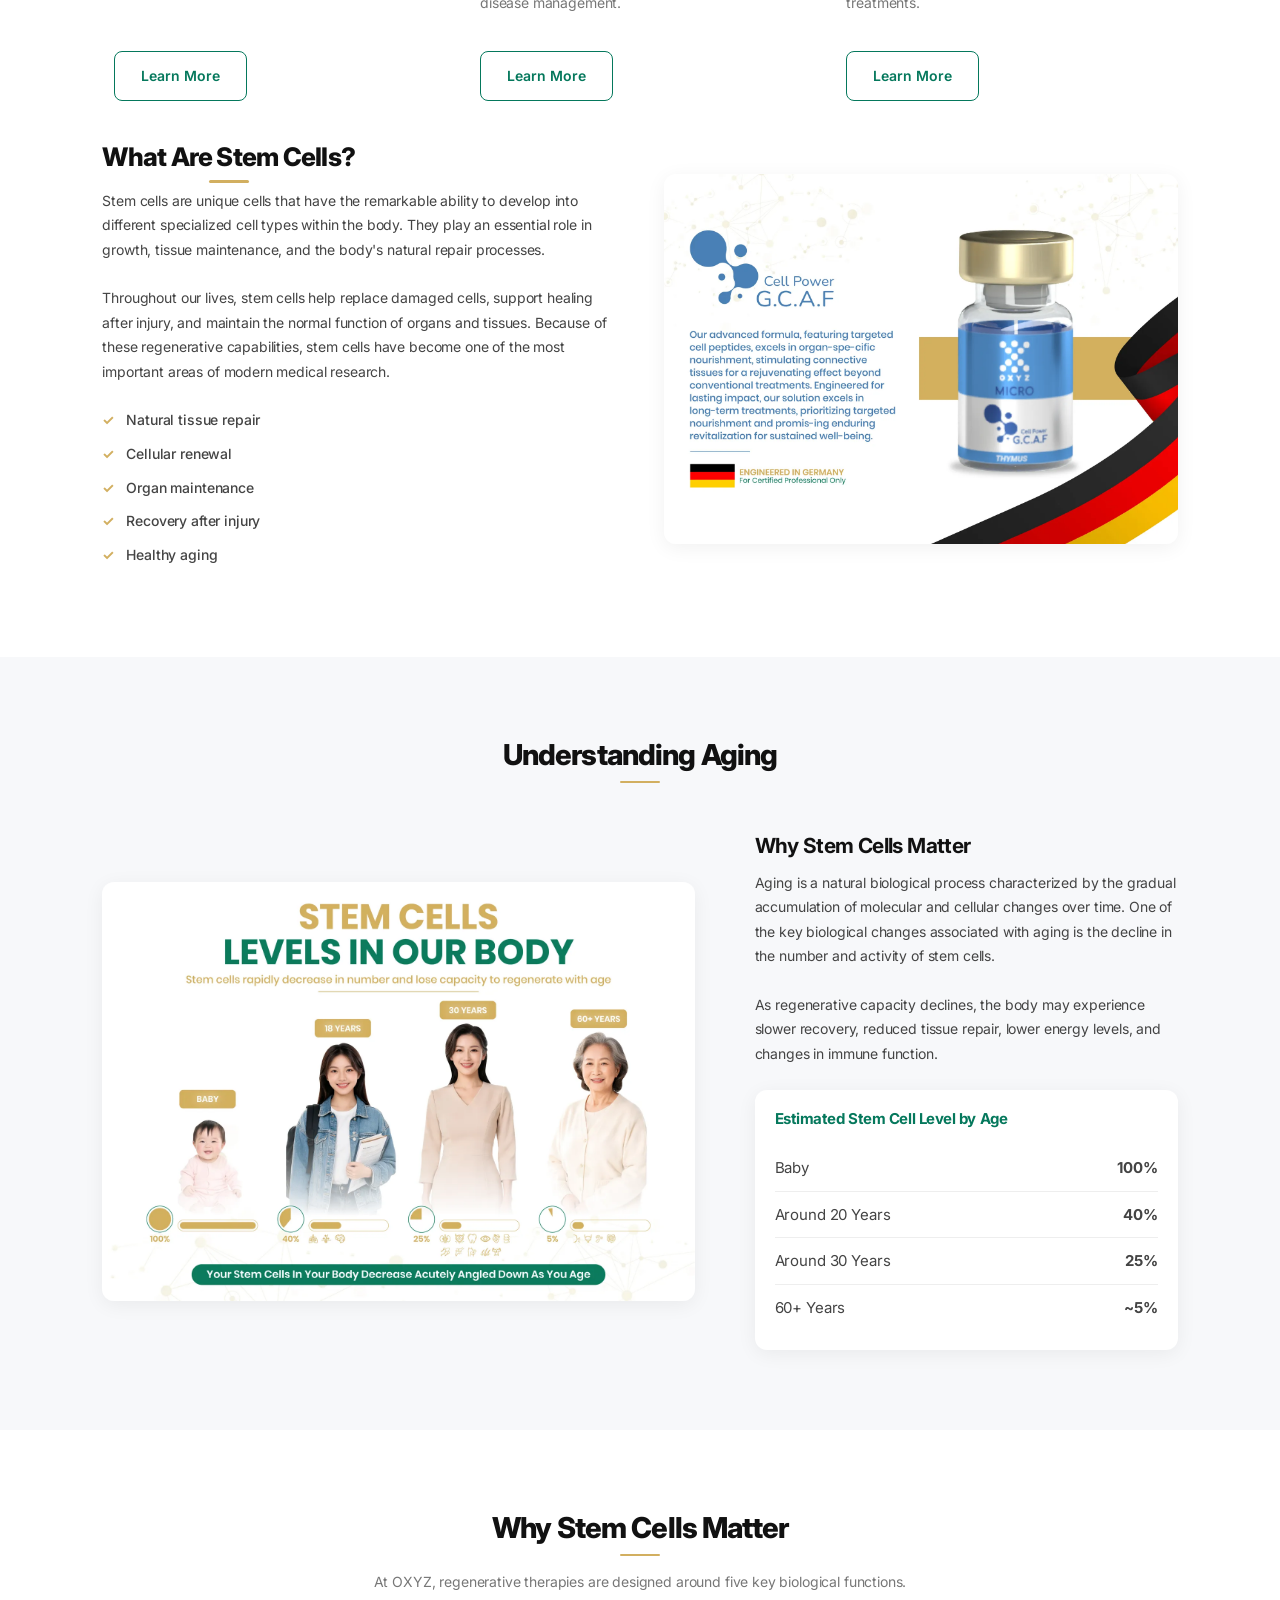
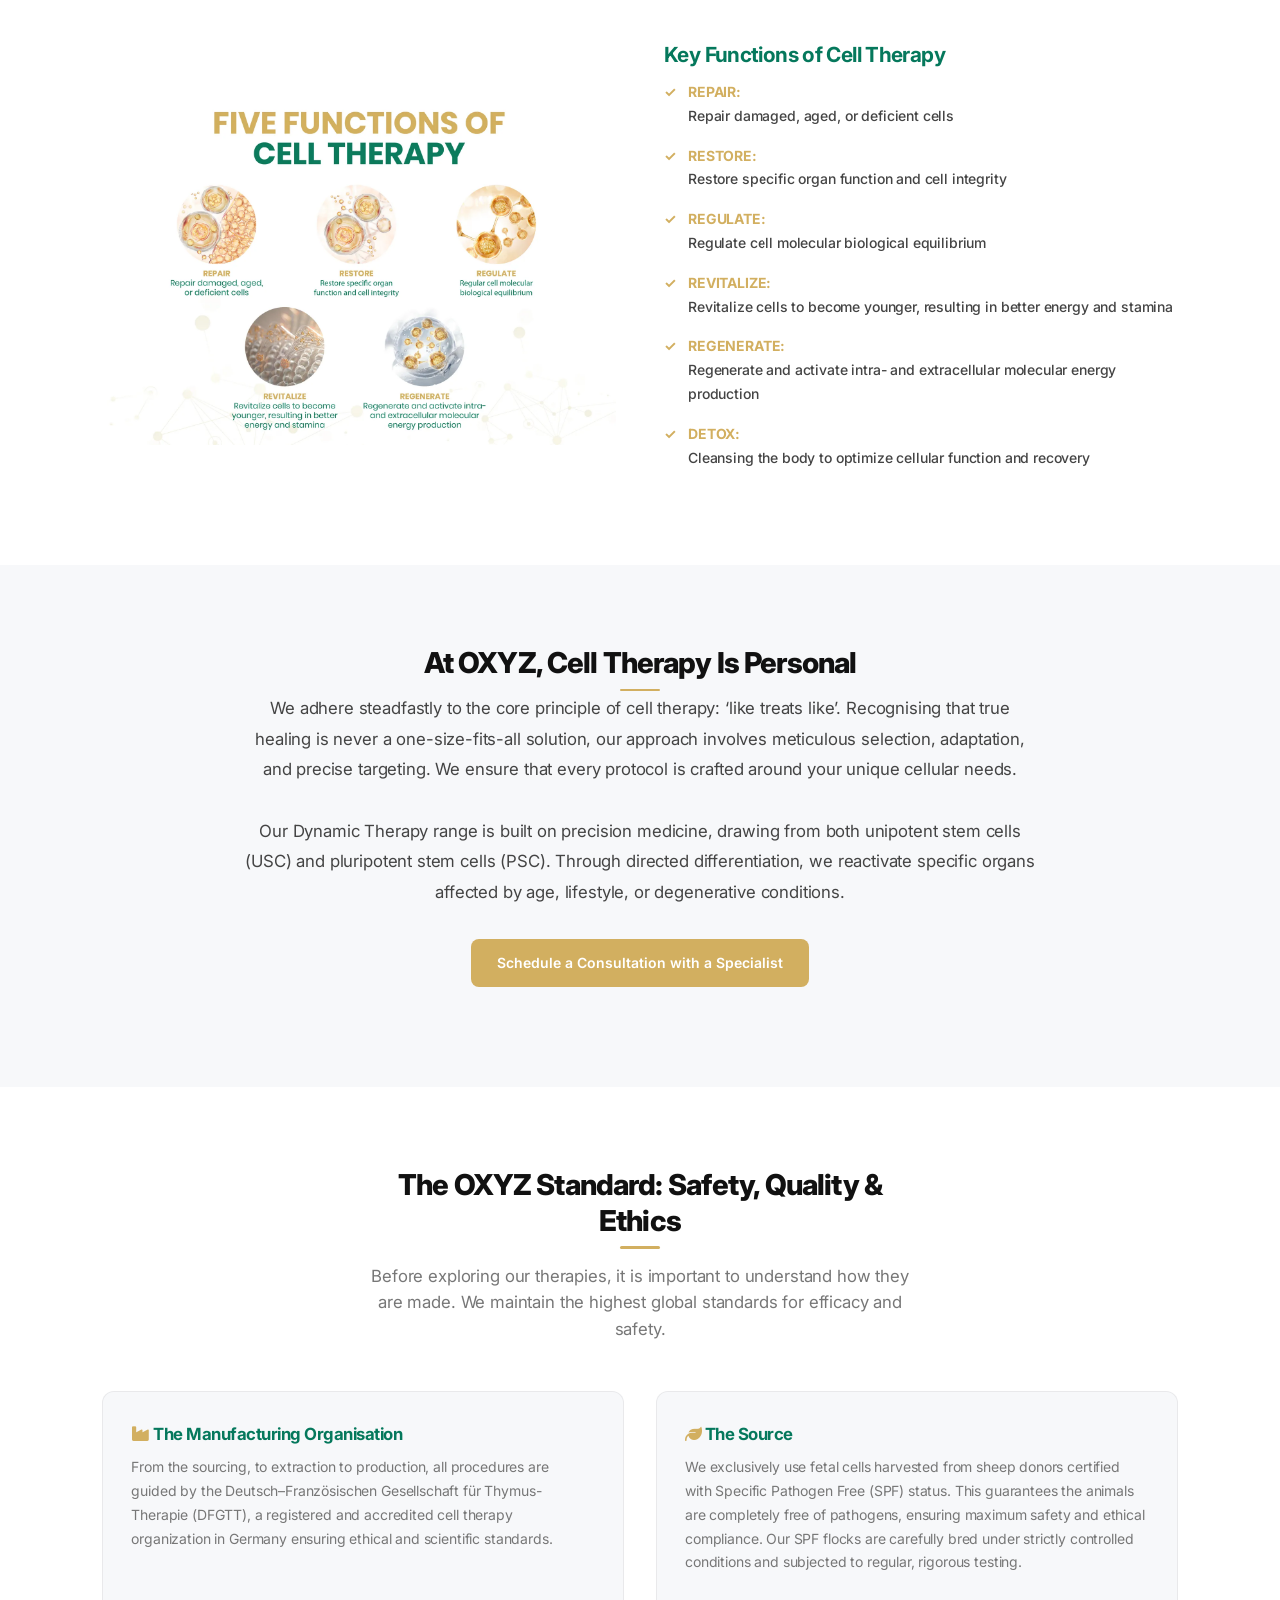
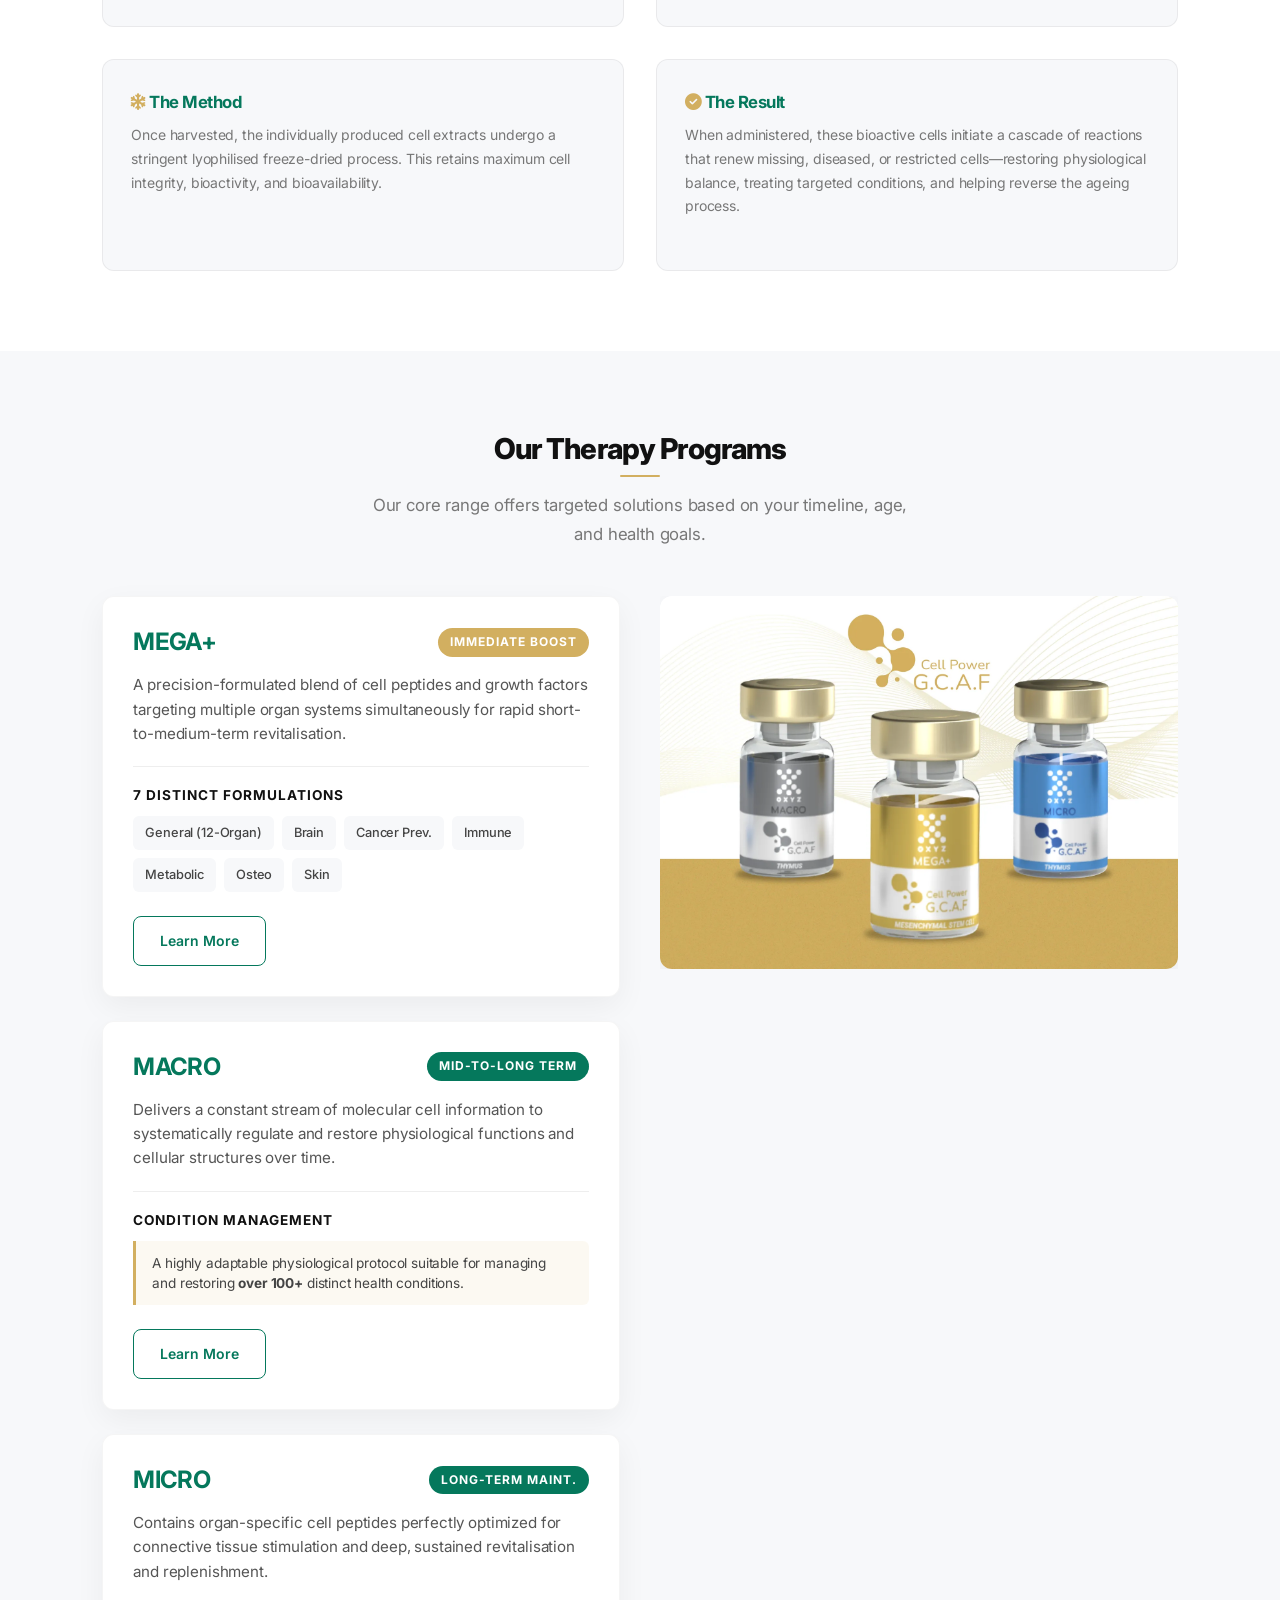
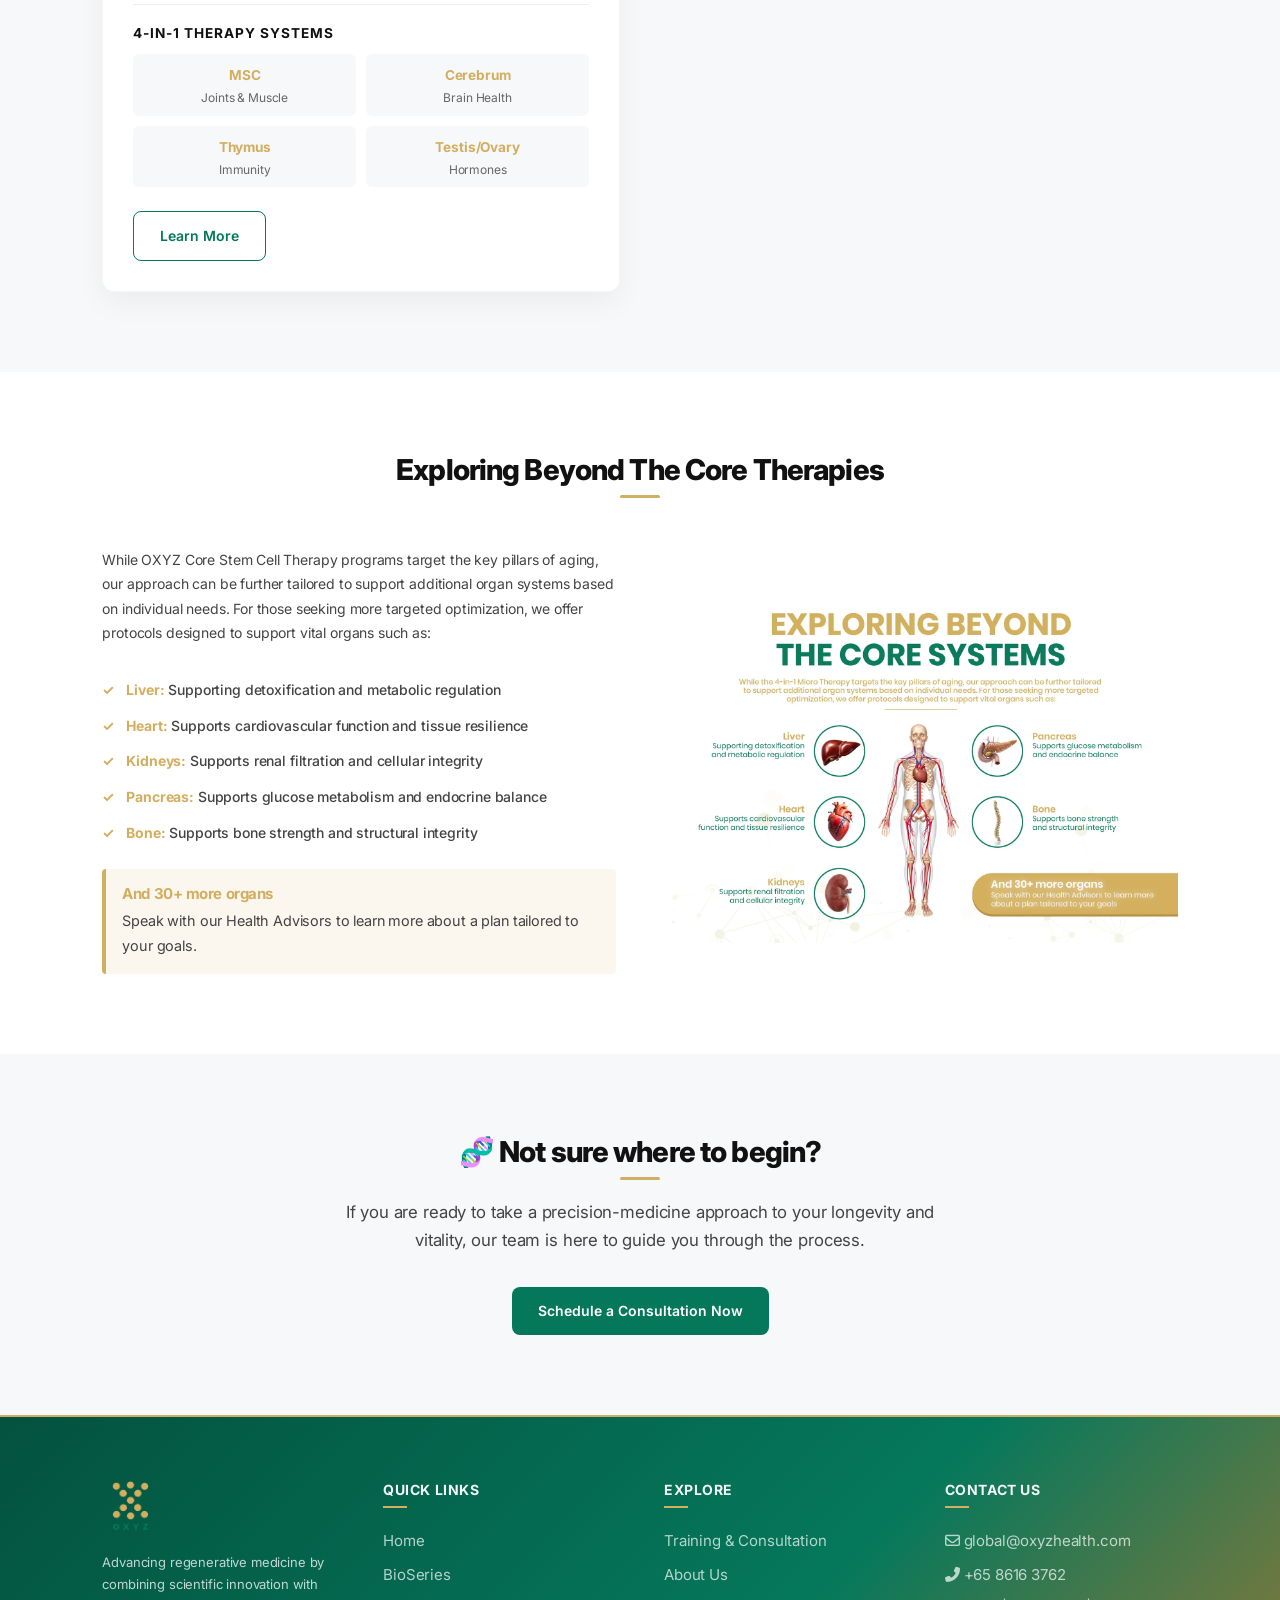
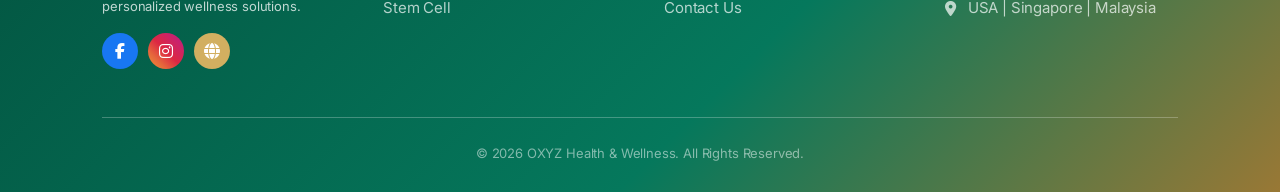
<file: oxyz-cell.html>
<!doctype html>
<html lang="en">

<head>
  <meta charset="UTF-8" />
  <meta name="viewport" content="width=device-width, initial-scale=1.0" />
  <meta name="description"
    content="Stem Cell - The Future of Regenerative Medicine. Learn about our advanced stem cell therapies and wellness programs." />
  <title>Stem Cell | Stem Cell Therapy</title>

  <!-- Fonts -->
  <link rel="preconnect" href="https://fonts.googleapis.com" />
  <link rel="preconnect" href="https://fonts.gstatic.com" crossorigin />
  <link
    href="https://fonts.googleapis.com/css2?family=Inter:wght@300;400;500;600&family=Poppins:wght@500;600;700&family=Lora:wght@400;500;600;700&display=swap"
    rel="stylesheet" />

  <!-- Icons -->
  <link rel="stylesheet" href="https://cdnjs.cloudflare.com/ajax/libs/font-awesome/6.4.0/css/all.min.css" />

  <!-- CSS -->
  <link rel="stylesheet" href="css/style.css?v=7" />

  <!-- Favicon -->
  <link rel="icon" type="image/png" href="images/Logo%202.png" />
</head>

<body>

  <!-- Navigation Bar -->
  <div id="nav-placeholder"></div>
    <script src="js/nav.js"></script>

  <!-- Hero Section -->
  <header class="hero hero-stem" style="
        background-image: url(&quot;https://assets-global.website-files.com/63db3daf755901b6a464bd0e/658322e65d1083c68f2ce04c_experiment-biotechnology-with-chemistry-science-p-2000.jpg&quot;);
        background-position: center;
      ">
    <style>
      .hero-stem::before {
        background: linear-gradient(to right, rgba(15, 60, 85, 0.9) 0%, rgba(138, 77, 34, 0.8) 100%);
      }
      .hero-stem .hero-title {
        font-family: 'Lora', serif;
        font-size: 3.2rem;
        font-weight: 600;
        line-height: 1.15;
        margin-bottom: 24px;
        letter-spacing: -0.01em;
      }
      @media (max-width: 768px) {
        .hero-stem .hero-title {
          font-size: 1.5rem;
          line-height: 1.3;
          padding: 0 10px;
        }
      }
    </style>
    <div class="hero-content text-center" style="margin: 0 auto;">
      <h1 class="hero-title">
        Stem Cell: The Future of <br><span style="color: #f7b779;">Regenerative Medicine</span>
      </h1>
      <p class="hero-subtitle">
        Supporting your body's natural ability to repair, restore, and renew
        through advanced stem cell therapies.
      </p>
      <div class="hero-buttons" style="justify-content: center;">
        <a href="contact.html" class="btn btn-primary">Book an Appointment</a>
        <a href="#about" class="btn btn-outline">Learn More</a>
      </div>
    </div>
  </header>

  <!-- Stem Cell Series -->
  <section class="section" style="padding-bottom: 20px;">
    <div class="section-header animate-on-scroll">
      <h2 class="section-title">Stem Cell Series</h2>
      <p class="section-subtitle mt-2">Explore our advanced regenerative formulas.</p>
    </div>
    <div class="animate-on-scroll">
      <div class="grid-3">
        <!-- MEGA+ -->
        <div style="display: flex; flex-direction: column; max-width: 320px; margin: 0 auto;">
          <img src="StemCell/Stem%20Cell_Mega+.webp" alt="MEGA+" style="width: 100%; border-radius: var(--radius); margin-bottom: 24px;" />
          <h3 class="card-title text-primary" style="margin-bottom: 8px;">Series: MEGA+</h3>
          <h4 class="text-gold" style="margin-bottom: 16px; font-size: 0.95rem;">Formula: Cell Power G.C.A.F</h4>
          <p class="card-text mb-2" style="text-align: left;"><strong>Ingredient/Type:</strong> Mesenchymal Stem Cell</p>
          <p class="card-text" style="text-align: left;">
            <strong>Usage:</strong> Described as a powerful formulation with cell peptides and proteins designed for overall vital organ support and immediate revitalization.
          </p>
          <a href="#programs" class="btn btn-outline-primary" style="margin-top: 16px; align-self: flex-start;">Learn More</a>
        </div>
        <!-- MACRO -->
        <div style="display: flex; flex-direction: column; max-width: 320px; margin: 0 auto;">
          <img src="StemCell/Stem%20Cell_Macro.webp" alt="MACRO" style="width: 100%; border-radius: var(--radius); margin-bottom: 24px;" />
          <h3 class="card-title text-primary" style="margin-bottom: 8px;">Series: MACRO</h3>
          <h4 class="text-gold" style="margin-bottom: 16px; font-size: 0.95rem;">Formula: Cell Power G.C.A.F</h4>
          <p class="card-text mb-2" style="text-align: left;"><strong>Ingredient/Type:</strong> Thymus</p>
          <p class="card-text" style="text-align: left;">
            <strong>Usage:</strong> Used for regulating and restoring physiological functions and cell structures, making it suitable for mid-to-long-term chronic disease management.
          </p>
          <a href="#programs" class="btn btn-outline-primary" style="margin-top: 16px; align-self: flex-start;">Learn More</a>
        </div>
        <!-- MICRO -->
        <div style="display: flex; flex-direction: column; max-width: 320px; margin: 0 auto;">
          <img src="StemCell/Stem%20Cell_Micro.webp" alt="MICRO" style="width: 100%; border-radius: var(--radius); margin-bottom: 24px;" />
          <h3 class="card-title text-primary" style="margin-bottom: 8px;">Series: MICRO</h3>
          <h4 class="text-gold" style="margin-bottom: 16px; font-size: 0.95rem;">Formula: Cell Power G.C.A.F</h4>
          <p class="card-text mb-2" style="text-align: left;"><strong>Ingredient/Type:</strong> Thymus</p>
          <p class="card-text" style="text-align: left;">
            <strong>Usage:</strong> Focused on organ-specific nourishment and revitalization, particularly for connective tissue stimulation, skin tightening, and joint treatments.
          </p>
          <a href="#programs" class="btn btn-outline-primary" style="margin-top: 16px; align-self: flex-start;">Learn More</a>
        </div>
      </div>
    </div>
  </section>

  <!-- What are Stem Cells -->
  <section id="about" class="section" style="padding-top: 20px;">
    <div class="img-text-block animate-on-scroll">
      <div>
        <h2 class="section-title mb-4">What Are Stem Cells?</h2>
        <p class="mb-3">
          Stem cells are unique cells that have the remarkable ability to
          develop into different specialized cell types within the body. They
          play an essential role in growth, tissue maintenance, and the body's
          natural repair processes.
        </p>
        <p class="mb-3">
          Throughout our lives, stem cells help replace damaged cells, support
          healing after injury, and maintain the normal function of organs and
          tissues. Because of these regenerative capabilities, stem cells have
          become one of the most important areas of modern medical research.
        </p>
        <ul class="feature-list">
          <li>Natural tissue repair</li>
          <li>Cellular renewal</li>
          <li>Organ maintenance</li>
          <li>Recovery after injury</li>
          <li>Healthy aging</li>
        </ul>
      </div>
      <div class="img-wrapper">
        <img src="StemCell/Cell%20Power.webp" alt="How Stem Cells Work" />
      </div>
    </div>
  </section>

  <!-- Aging & Stem Cell Decline -->
  <section class="section section-bg">
    <div class="section-header animate-on-scroll">
      <h2 class="section-title">Understanding Aging</h2>
    </div>
    <div id="understanding-aging-block" class="img-text-block reverse animate-on-scroll" style="align-items: center;">
      <div>
        <h3 class="mb-3">Why Stem Cells Matter</h3>
        <p class="mb-3">
          Aging is a natural biological process characterized by the gradual
          accumulation of molecular and cellular changes over time. One of the
          key biological changes associated with aging is the decline in the
          number and activity of stem cells.
        </p>
        <p class="mb-3">
          As regenerative capacity declines, the body may experience slower
          recovery, reduced tissue repair, lower energy levels, and changes in
          immune function.
        </p>
        <div style="
              background: white;
              padding: 20px;
              border-radius: var(--radius);
              box-shadow: var(--shadow);
              margin-top: 20px;
            ">
          <h4 class="mb-2 text-primary">Estimated Stem Cell Level by Age</h4>
          <ul style="list-style: none">
            <li style="
                  display: flex;
                  justify-content: space-between;
                  border-bottom: 1px solid #eee;
                  padding: 10px 0;
                ">
              <span>Baby</span> <strong>100%</strong>
            </li>
            <li style="
                  display: flex;
                  justify-content: space-between;
                  border-bottom: 1px solid #eee;
                  padding: 10px 0;
                ">
              <span>Around 20 Years</span> <strong>40%</strong>
            </li>
            <li style="
                  display: flex;
                  justify-content: space-between;
                  border-bottom: 1px solid #eee;
                  padding: 10px 0;
                ">
              <span>Around 30 Years</span> <strong>25%</strong>
            </li>
            <li style="
                  display: flex;
                  justify-content: space-between;
                  padding: 10px 0;
                ">
              <span>60+ Years</span> <strong>~5%</strong>
            </li>
          </ul>
        </div>
      </div>
      <div class="img-wrapper">
        <img src="StemCell/Stem%20Cell_Agining.webp" alt="Stem Cell Decline Chart" />
      </div>
    </div>
  </section>

  <!-- 5 Principles of Cell Therapy -->
  <section class="section">
    <div class="section-header animate-on-scroll">
      <h2 class="section-title">Why Stem Cells Matter</h2>
      <p class="section-subtitle mt-2">
        At OXYZ, regenerative therapies are designed around five key biological functions.
      </p>
    </div>
    <div class="img-text-block animate-on-scroll">
      <div class="img-wrapper" style="box-shadow: none; background: transparent; text-align: center;">
        <img src="StemCell/5%20functions%20of%20cell%20therapy.webp" alt="Five Functions of Cell Therapy"
          style="max-width: 100%; height: auto; box-shadow: none;" />
      </div>
      <div>
        <h3 class="mb-3 text-primary">Key Functions of Cell Therapy</h3>
        <ul class="feature-list" style="margin-top: 0;">
          <li style="margin-bottom: 16px;"><strong style="color: var(--gold);">REPAIR:</strong><br>Repair damaged, aged,
            or deficient cells</li>
          <li style="margin-bottom: 16px;"><strong style="color: var(--gold);">RESTORE:</strong><br>Restore specific
            organ function and cell integrity</li>
          <li style="margin-bottom: 16px;"><strong style="color: var(--gold);">REGULATE:</strong><br>Regulate cell
            molecular biological equilibrium</li>
          <li style="margin-bottom: 16px;"><strong style="color: var(--gold);">REVITALIZE:</strong><br>Revitalize cells
            to become younger, resulting in better energy and stamina</li>
          <li style="margin-bottom: 16px;"><strong style="color: var(--gold);">REGENERATE:</strong><br>Regenerate and
            activate intra- and extracellular molecular energy production</li>
          <li style="margin-bottom: 16px;"><strong style="color: var(--gold);">DETOX:</strong><br>Cleansing the body to 
            optimize cellular function and recovery</li>
        </ul>
      </div>
    </div>
  </section>

  <!-- Personalized Therapy -->
  <section class="section section-bg text-center">
    <div class="animate-on-scroll" style="max-width: 800px; margin: 0 auto">
      <h2 class="section-title">At OXYZ, Cell Therapy Is Personal</h2>
      <p class="mb-4 mt-4" style="font-size: 1.05rem; line-height: 1.8;">
        We adhere steadfastly to the core principle of cell therapy: ‘like treats like’. Recognising that true healing
        is never a one-size-fits-all solution, our approach involves meticulous selection, adaptation, and precise
        targeting. We ensure that every protocol is crafted around your unique cellular needs.
      </p>
      <p class="mb-4" style="font-size: 1.05rem; line-height: 1.8;">
        Our Dynamic Therapy range is built on precision medicine, drawing from both unipotent stem cells (USC) and
        pluripotent stem cells (PSC). Through directed differentiation, we reactivate specific organs affected by age,
        lifestyle, or degenerative conditions.
      </p>
      <div class="mt-4" style="margin-bottom: 20px;">
        <a href="contact.html" class="btn btn-gold">Schedule a Consultation with a Specialist</a>
      </div>
    </div>
  </section>

  <!-- The OXYZ Standard -->
  <section class="section">
    <div class="section-header animate-on-scroll">
      <h2 class="section-title">The OXYZ Standard: Safety, Quality & Ethics</h2>
      <p class="section-subtitle mt-2"
        style="max-width: 800px; margin-left: auto; margin-right: auto; line-height: 1.6; font-size: 1.05rem;">
        Before exploring our therapies, it is important to understand how they are made. We maintain the highest global
        standards for efficacy and safety.
      </p>
    </div>
    <div class="grid-2 animate-on-scroll" style="margin-top: 32px;">
      <div class="card" style="box-shadow: none; border: 1px solid rgba(0,0,0,0.06); background: var(--bg-light);">
        <h3 class="card-title text-primary"><i class="fas fa-industry text-gold mr-2"></i> The Manufacturing
          Organisation</h3>
        <p class="card-text">
          From the sourcing, to extraction to production, all procedures are guided by the Deutsch–Französischen
          Gesellschaft für Thymus-Therapie (DFGTT), a registered and accredited cell therapy organization in Germany
          ensuring ethical and scientific standards.
        </p>
      </div>
      <div class="card" style="box-shadow: none; border: 1px solid rgba(0,0,0,0.06); background: var(--bg-light);">
        <h3 class="card-title text-primary"><i class="fas fa-leaf text-gold mr-2"></i> The Source</h3>
        <p class="card-text">
          We exclusively use fetal cells harvested from sheep donors certified with Specific Pathogen Free (SPF) status.
          This guarantees the animals are completely free of pathogens, ensuring maximum safety and ethical compliance.
          Our SPF flocks are carefully bred under strictly controlled conditions and subjected to regular, rigorous
          testing.
        </p>
      </div>
      <div class="card" style="box-shadow: none; border: 1px solid rgba(0,0,0,0.06); background: var(--bg-light);">
        <h3 class="card-title text-primary"><i class="fas fa-snowflake text-gold mr-2"></i> The Method</h3>
        <p class="card-text">
          Once harvested, the individually produced cell extracts undergo a stringent lyophilised freeze-dried process.
          This retains maximum cell integrity, bioactivity, and bioavailability.
        </p>
      </div>
      <div class="card" style="box-shadow: none; border: 1px solid rgba(0,0,0,0.06); background: var(--bg-light);">
        <h3 class="card-title text-primary"><i class="fas fa-check-circle text-gold mr-2"></i> The Result</h3>
        <p class="card-text">
          When administered, these bioactive cells initiate a cascade of reactions that renew missing, diseased, or
          restricted cells—restoring physiological balance, treating targeted conditions, and helping reverse the ageing
          process.
        </p>
      </div>
    </div>
  </section>

  <!-- Therapy Programs -->
  <section id="programs" class="section section-bg">
    <div class="section-header animate-on-scroll">
      <h2 class="section-title">Our Therapy Programs</h2>
      <p class="section-subtitle mt-2" style="font-size: 1.05rem;">
        Our core range offers targeted solutions based on your timeline, age, and health goals.
      </p>
    </div>
    
    <div class="img-text-block reverse animate-on-scroll" style="align-items: flex-start; gap: 40px; margin-top: 40px;">
      
      <!-- LEFT: Sticky Image -->
      <div class="img-wrapper sticky-img-wrapper" style="box-shadow: none; border-radius: 0; width: 100%;">
        <img src="StemCell/All%20Stem%20Cell.webp" alt="OXYZ Stem Cell Series" style="width: 100%; height: auto; border-radius: var(--radius); box-shadow: 0 10px 30px rgba(0,0,0,0.06);" />
      </div>

      <!-- RIGHT: Summarized Cards -->
      <div style="display: flex; flex-direction: column; gap: 24px; width: 100%;">
        
        <!-- MEGA+ -->
        <div class="card" style="box-shadow: 0 10px 30px rgba(0,0,0,0.05); border: 1px solid rgba(0,0,0,0.04); background: var(--white); display: flex; flex-direction: column; padding: 30px; border-radius: var(--radius);">
          <div style="display: flex; align-items: center; justify-content: space-between; margin-bottom: 16px;">
            <h3 class="card-title text-primary" style="font-size: 1.5rem; margin: 0;">MEGA+</h3>
            <span style="background: var(--gold); color: #fff; padding: 4px 12px; border-radius: 20px; font-size: 0.75rem; font-weight: 700; text-transform: uppercase; letter-spacing: 1px;">Immediate Boost</span>
          </div>
          <p style="font-size: 0.95rem; color: #555; line-height: 1.6; margin-bottom: 20px;">
            A precision-formulated blend of cell peptides and growth factors targeting multiple organ systems simultaneously for rapid short-to-medium-term revitalisation.
          </p>
          <div style="border-top: 1px solid #eee; padding-top: 20px;">
            <h4 style="font-size: 0.85rem; color: var(--text-dark); margin-bottom: 12px; text-transform: uppercase; letter-spacing: 1px; font-weight: 700;">7 Distinct Formulations</h4>
            <div style="display: flex; flex-wrap: wrap; gap: 8px;">
              <span style="background: var(--bg-light); padding: 6px 12px; border-radius: 6px; font-size: 0.8rem; color: #444; font-weight: 500;">General (12-Organ)</span>
              <span style="background: var(--bg-light); padding: 6px 12px; border-radius: 6px; font-size: 0.8rem; color: #444; font-weight: 500;">Brain</span>
              <span style="background: var(--bg-light); padding: 6px 12px; border-radius: 6px; font-size: 0.8rem; color: #444; font-weight: 500;">Cancer Prev.</span>
              <span style="background: var(--bg-light); padding: 6px 12px; border-radius: 6px; font-size: 0.8rem; color: #444; font-weight: 500;">Immune</span>
              <span style="background: var(--bg-light); padding: 6px 12px; border-radius: 6px; font-size: 0.8rem; color: #444; font-weight: 500;">Metabolic</span>
              <span style="background: var(--bg-light); padding: 6px 12px; border-radius: 6px; font-size: 0.8rem; color: #444; font-weight: 500;">Osteo</span>
              <span style="background: var(--bg-light); padding: 6px 12px; border-radius: 6px; font-size: 0.8rem; color: #444; font-weight: 500;">Skin</span>
            </div>
          </div>
          <a href="contact.html" class="btn btn-outline-primary" style="margin-top: 24px; align-self: flex-start;">Learn More</a>
        </div>

        <!-- MACRO -->
        <div class="card" style="box-shadow: 0 10px 30px rgba(0,0,0,0.05); border: 1px solid rgba(0,0,0,0.04); background: var(--white); display: flex; flex-direction: column; padding: 30px; border-radius: var(--radius);">
          <div style="display: flex; align-items: center; justify-content: space-between; margin-bottom: 16px;">
            <h3 class="card-title text-primary" style="font-size: 1.5rem; margin: 0;">MACRO</h3>
            <span style="background: var(--primary); color: #fff; padding: 4px 12px; border-radius: 20px; font-size: 0.75rem; font-weight: 700; text-transform: uppercase; letter-spacing: 1px;">Mid-to-Long Term</span>
          </div>
          <p style="font-size: 0.95rem; color: #555; line-height: 1.6; margin-bottom: 20px;">
            Delivers a constant stream of molecular cell information to systematically regulate and restore physiological functions and cellular structures over time.
          </p>
          <div style="border-top: 1px solid #eee; padding-top: 20px;">
            <h4 style="font-size: 0.85rem; color: var(--text-dark); margin-bottom: 12px; text-transform: uppercase; letter-spacing: 1px; font-weight: 700;">Condition Management</h4>
            <div style="background: rgba(210,175,96,0.08); border-left: 3px solid var(--gold); padding: 12px 16px; border-radius: 0 6px 6px 0;">
              <p style="font-size: 0.85rem; margin: 0; color: #444; line-height: 1.5;">
                A highly adaptable physiological protocol suitable for managing and restoring <strong>over 100+</strong> distinct health conditions.
              </p>
            </div>
          </div>
          <a href="contact.html" class="btn btn-outline-primary" style="margin-top: 24px; align-self: flex-start;">Learn More</a>
        </div>

        <!-- MICRO -->
        <div class="card" style="box-shadow: 0 10px 30px rgba(0,0,0,0.05); border: 1px solid rgba(0,0,0,0.04); background: var(--white); display: flex; flex-direction: column; padding: 30px; border-radius: var(--radius);">
          <div style="display: flex; align-items: center; justify-content: space-between; margin-bottom: 16px;">
            <h3 class="card-title text-primary" style="font-size: 1.5rem; margin: 0;">MICRO</h3>
            <span style="background: var(--primary); color: #fff; padding: 4px 12px; border-radius: 20px; font-size: 0.75rem; font-weight: 700; text-transform: uppercase; letter-spacing: 1px;">Long-Term Maint.</span>
          </div>
          <p style="font-size: 0.95rem; color: #555; line-height: 1.6; margin-bottom: 20px;">
            Contains organ-specific cell peptides perfectly optimized for connective tissue stimulation and deep, sustained revitalisation and replenishment.
          </p>
          <div style="border-top: 1px solid #eee; padding-top: 20px;">
            <h4 style="font-size: 0.85rem; color: var(--text-dark); margin-bottom: 12px; text-transform: uppercase; letter-spacing: 1px; font-weight: 700;">4-in-1 Therapy Systems</h4>
            <div style="display: grid; grid-template-columns: 1fr 1fr; gap: 10px;">
              <div style="background: var(--bg-light); padding: 10px; border-radius: 6px; text-align: center;">
                <strong style="display: block; font-size: 0.85rem; color: var(--gold); margin-bottom: 4px;">MSC</strong>
                <span style="font-size: 0.75rem; color: #666; display: block; line-height: 1.2;">Joints & Muscle</span>
              </div>
              <div style="background: var(--bg-light); padding: 10px; border-radius: 6px; text-align: center;">
                <strong style="display: block; font-size: 0.85rem; color: var(--gold); margin-bottom: 4px;">Cerebrum</strong>
                <span style="font-size: 0.75rem; color: #666; display: block; line-height: 1.2;">Brain Health</span>
              </div>
              <div style="background: var(--bg-light); padding: 10px; border-radius: 6px; text-align: center;">
                <strong style="display: block; font-size: 0.85rem; color: var(--gold); margin-bottom: 4px;">Thymus</strong>
                <span style="font-size: 0.75rem; color: #666; display: block; line-height: 1.2;">Immunity</span>
              </div>
              <div style="background: var(--bg-light); padding: 10px; border-radius: 6px; text-align: center;">
                <strong style="display: block; font-size: 0.85rem; color: var(--gold); margin-bottom: 4px;">Testis/Ovary</strong>
                <span style="font-size: 0.75rem; color: #666; display: block; line-height: 1.2;">Hormones</span>
              </div>
            </div>
          </div>
          <a href="contact.html" class="btn btn-outline-primary" style="margin-top: 24px; align-self: flex-start;">Learn More</a>
        </div>

      </div>
    </div>
  </section>

  <!-- Exploring Beyond the Core System -->
  <section class="section">
    <div class="section-header animate-on-scroll">
      <h2 class="section-title">Exploring Beyond The Core Therapies</h2>
    </div>
    <div class="img-text-block reverse animate-on-scroll">
      <div class="img-wrapper" style="box-shadow: none; background: transparent; text-align: center;">
        <img src="StemCell/Exploring%20beyond%20the%20core%20systems.webp" alt="Exploring Beyond the Core Systems"
          style="max-width: 100%; height: auto; box-shadow: none;" />
      </div>
      <div>
        <p class="mb-4">
          While OXYZ Core Stem Cell Therapy programs target the key pillars of aging, our approach can be further
          tailored to support additional organ systems based on individual needs. For those seeking more targeted
          optimization, we offer protocols designed to support vital organs such as:
        </p>
        <ul class="feature-list" style="margin-top: 0;">
          <li style="margin-bottom: 12px;"><strong style="color: var(--gold);">Liver:</strong> Supporting detoxification
            and metabolic regulation</li>
          <li style="margin-bottom: 12px;"><strong style="color: var(--gold);">Heart:</strong> Supports cardiovascular
            function and tissue resilience</li>
          <li style="margin-bottom: 12px;"><strong style="color: var(--gold);">Kidneys:</strong> Supports renal
            filtration and cellular integrity</li>
          <li style="margin-bottom: 12px;"><strong style="color: var(--gold);">Pancreas:</strong> Supports glucose
            metabolism and endocrine balance</li>
          <li style="margin-bottom: 12px;"><strong style="color: var(--gold);">Bone:</strong> Supports bone strength and
            structural integrity</li>
        </ul>
        <div
          style="background: rgba(210, 175, 96, 0.1); padding: 16px; border-left: 4px solid var(--gold); border-radius: 4px; margin-top: 24px;">
          <h4 style="color: var(--gold); margin-bottom: 4px;">And 30+ more organs</h4>
          <p style="font-size: 0.9rem; margin: 0;">Speak with our Health Advisors to learn more about a plan tailored to
            your goals.</p>
        </div>
      </div>
    </div>
  </section>

  <!-- Call to Action -->
  <section class="section text-center section-bg">
    <div class="animate-on-scroll" style="max-width: 600px; margin: 0 auto">
      <h2 class="section-title" style="font-size: 1.8rem;">🧬 Not sure where to begin?</h2>
      <p class="mb-4 mt-3" style="font-size: 1.05rem; line-height: 1.7;">
        If you are ready to take a precision-medicine approach to your longevity and vitality, our team is here to guide
        you through the process.
      </p>
      <div style="display: flex; gap: 15px; justify-content: center; flex-wrap: wrap;">
        <a href="contact.html" class="btn btn-primary">Schedule a Consultation Now</a>
      </div>
    </div>
  </section>

  <!-- Footer -->
  <div id="footer-placeholder"></div>

  <!-- Scripts -->
  <script src="js/script.js?v=5"></script>


  <script src="js/modal.js"></script>
    <script src="js/footer.js"></script>
</body>

</html>

</html>
</file>
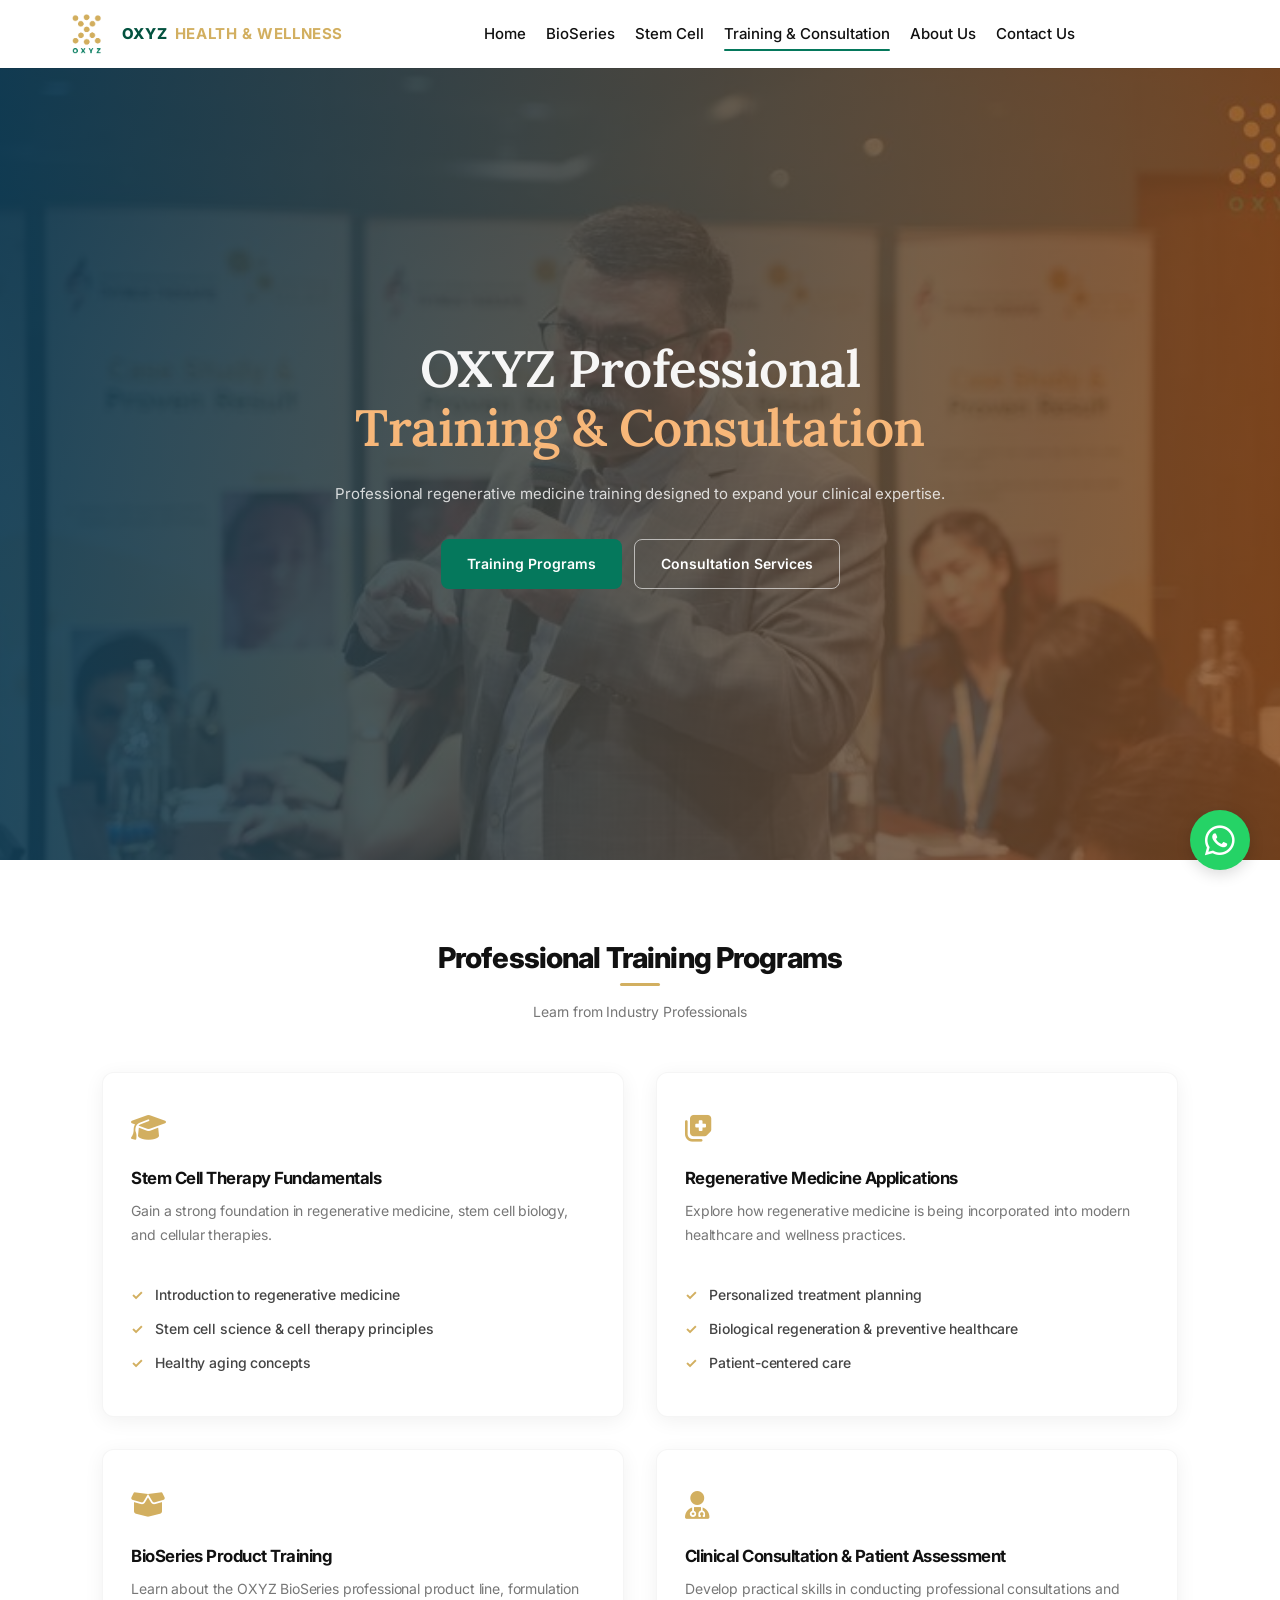
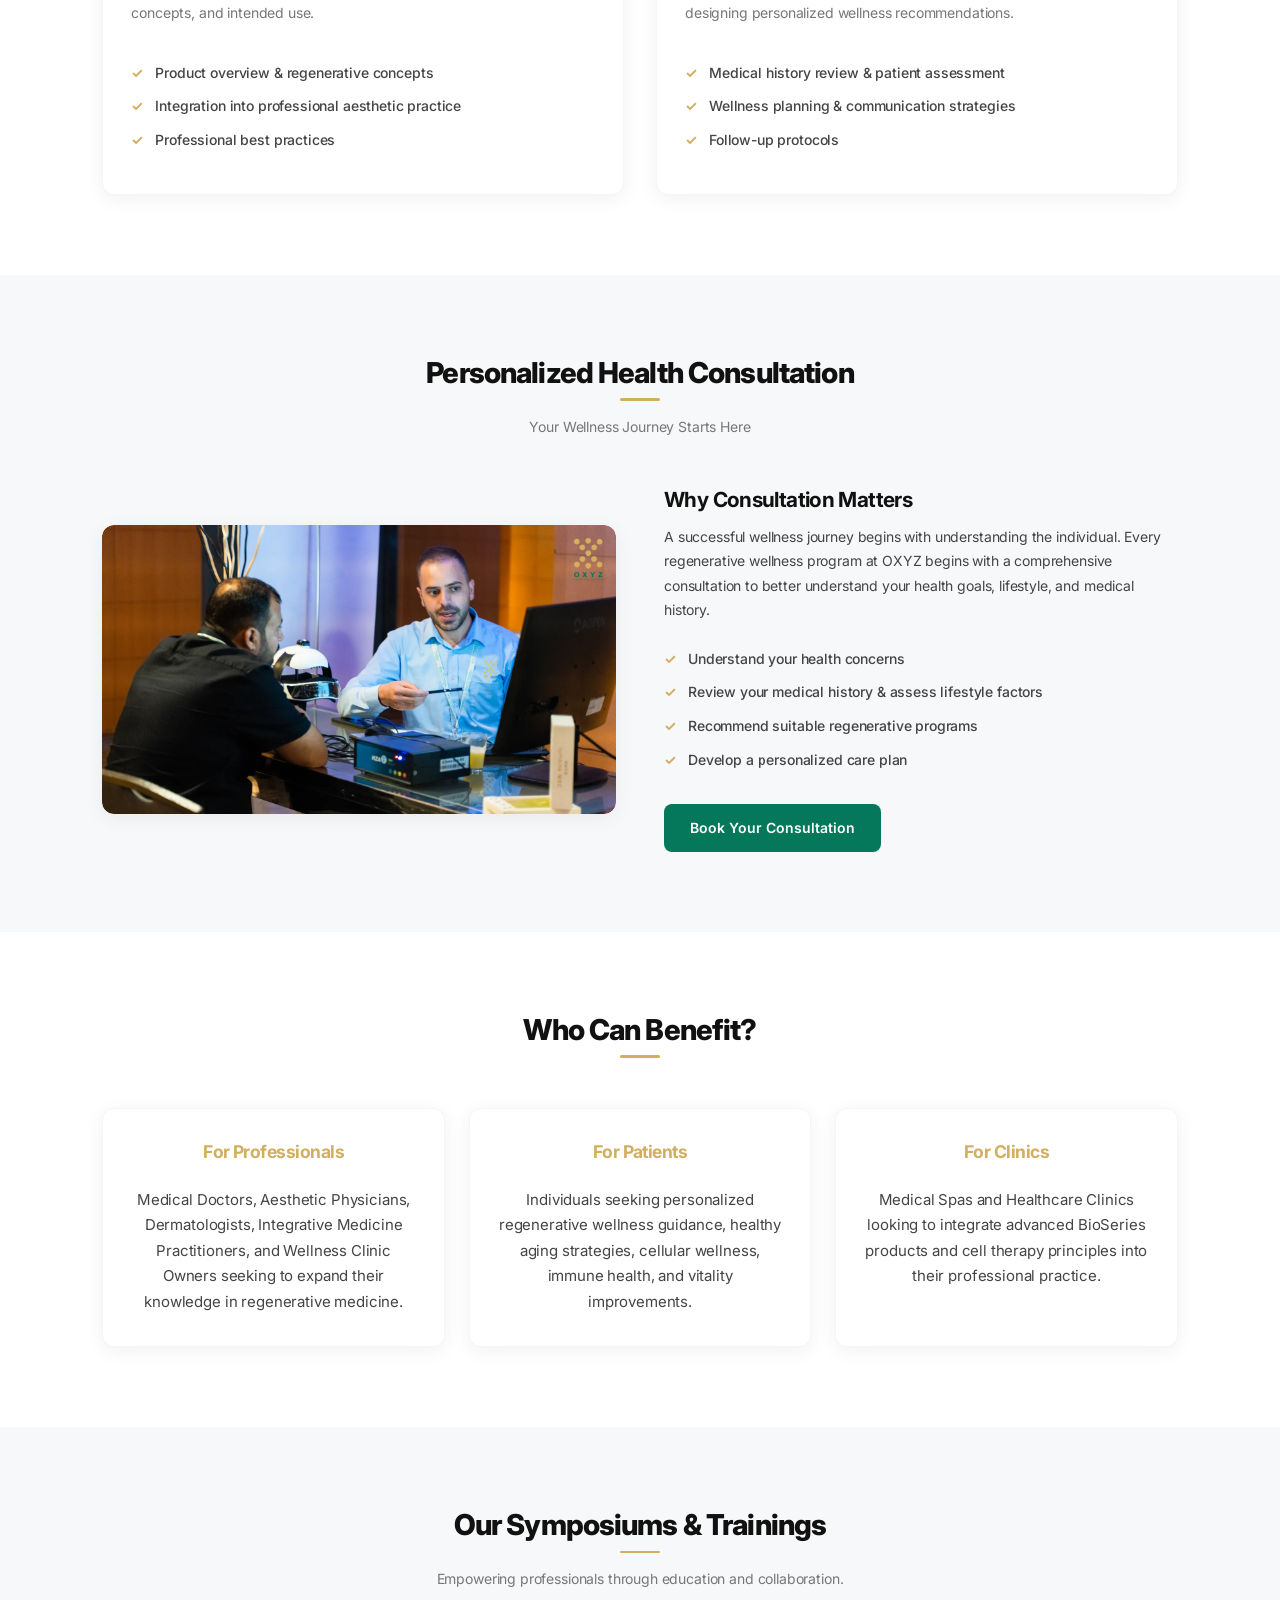
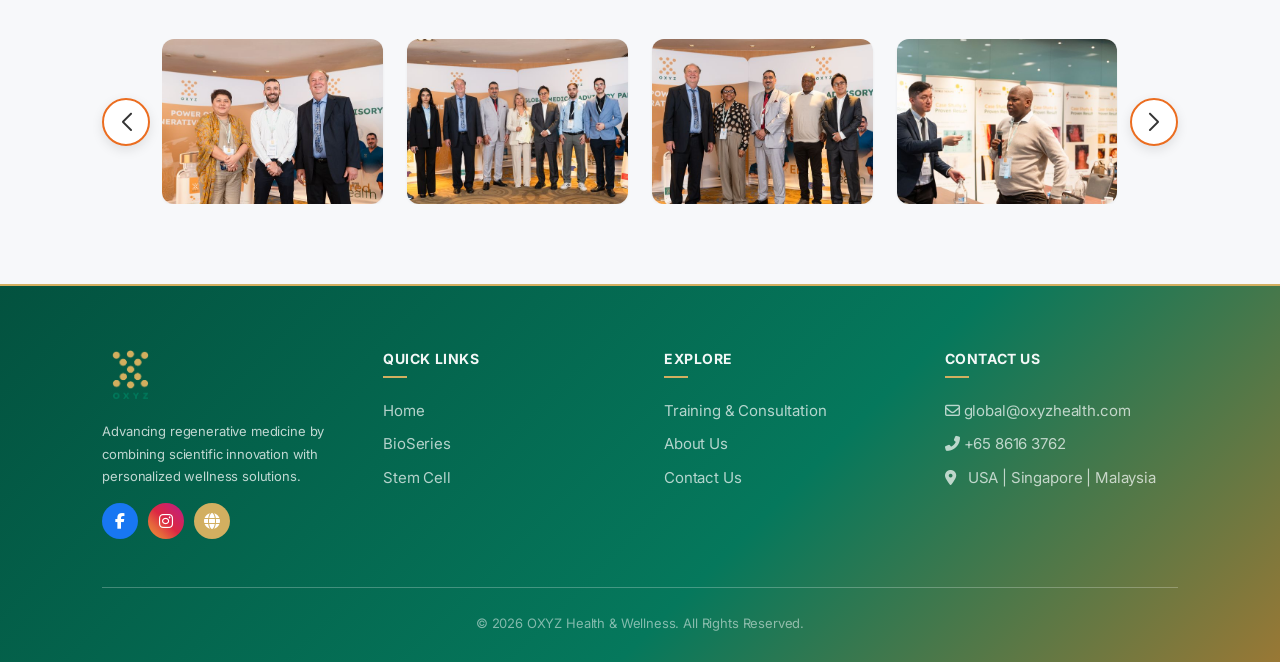
<file: training.html>
<!doctype html>
<html lang="en">

<head>
  <meta charset="UTF-8" />
  <meta name="viewport" content="width=device-width, initial-scale=1.0" />
  <meta name="description"
    content="OXYZ Health & Wellness Professional Training & Consultation - Advancing Knowledge in Regenerative Medicine." />
  <title>OXYZ Health & Wellness | Training & Consultation</title>

  <!-- Fonts -->
  <link rel="preconnect" href="https://fonts.googleapis.com" />
  <link rel="preconnect" href="https://fonts.gstatic.com" crossorigin />
  <link
    href="https://fonts.googleapis.com/css2?family=Inter:wght@300;400;500;600&family=Poppins:wght@500;600;700&family=Lora:wght@400;500;600;700&display=swap"
    rel="stylesheet" />

  <!-- Icons -->
  <link rel="stylesheet" href="https://cdnjs.cloudflare.com/ajax/libs/font-awesome/6.4.0/css/all.min.css" />

  <!-- CSS -->
  <link rel="stylesheet" href="css/style.css?v=7" />
  <link rel="stylesheet" href="https://cdn.jsdelivr.net/npm/swiper@11/swiper-bundle.min.css" />

  <!-- Favicon -->
  <link rel="icon" type="image/png" href="images/Logo%202.png" />
</head>

<body>

  <!-- Navigation Bar -->
  <div id="nav-placeholder"></div>
  <script src="js/nav.js"></script>

  <!-- Hero Section -->
  <header class="hero hero-training" style="
        background-image: url(&quot;Training/Untitled-5969-opt.jpg&quot;);
        background-position: center 30%;
      ">
    <style>
      .hero-training::before {
        background: linear-gradient(to right, rgba(15, 60, 85, 0.9) 0%, rgba(138, 77, 34, 0.8) 100%);
      }

      .hero-training .hero-title {
        font-family: 'Lora', serif;
        font-size: 3.2rem;
        font-weight: 600;
        line-height: 1.15;
        margin-bottom: 24px;
        letter-spacing: -0.01em;
      }

      @media (max-width: 768px) {
        .hero-training .hero-title {
          font-size: 1.5rem;
          line-height: 1.3;
          padding: 0 10px;
        }
      }
    </style>
    <div class="hero-content text-center" style="margin: 0 auto;">
      <h1 class="hero-title">OXYZ Professional <span style="color: #f7b779;">Training & Consultation</span></h1>
      <p class="hero-subtitle">
        Professional regenerative medicine training designed to expand your clinical expertise.
      </p>
      <div class="hero-buttons" style="justify-content: center;">
        <a href="#training" class="btn btn-primary">Training Programs</a>
        <a href="#consultation" class="btn btn-outline">Consultation Services</a>
      </div>
    </div>
  </header>

  <!-- Training Programs Section -->
  <section id="training" class="section">
    <div class="section-header animate-on-scroll">
      <h2 class="section-title">Professional Training Programs</h2>
      <p class="section-subtitle mt-2">Learn from Industry Professionals</p>
    </div>

    <div class="grid-2 animate-on-scroll">
      <div class="card">
        <div class="card-icon"><i class="fas fa-graduation-cap"></i></div>
        <h3 class="card-title">Stem Cell Therapy Fundamentals</h3>
        <p class="card-text">
          Gain a strong foundation in regenerative medicine, stem cell
          biology, and cellular therapies.
        </p>
        <ul class="feature-list">
          <li>Introduction to regenerative medicine</li>
          <li>Stem cell science & cell therapy principles</li>
          <li>Healthy aging concepts</li>
        </ul>
      </div>

      <div class="card">
        <div class="card-icon"><i class="fas fa-notes-medical"></i></div>
        <h3 class="card-title">Regenerative Medicine Applications</h3>
        <p class="card-text">
          Explore how regenerative medicine is being incorporated into modern
          healthcare and wellness practices.
        </p>
        <ul class="feature-list">
          <li>Personalized treatment planning</li>
          <li>Biological regeneration & preventive healthcare</li>
          <li>Patient-centered care</li>
        </ul>
      </div>

      <div class="card">
        <div class="card-icon"><i class="fas fa-box-open"></i></div>
        <h3 class="card-title">BioSeries Product Training</h3>
        <p class="card-text">
          Learn about the OXYZ BioSeries professional product line,
          formulation concepts, and intended use.
        </p>
        <ul class="feature-list">
          <li>Product overview & regenerative concepts</li>
          <li>Integration into professional aesthetic practice</li>
          <li>Professional best practices</li>
        </ul>
      </div>

      <div class="card">
        <div class="card-icon"><i class="fas fa-user-md"></i></div>
        <h3 class="card-title">Clinical Consultation & Patient Assessment</h3>
        <p class="card-text">
          Develop practical skills in conducting professional consultations
          and designing personalized wellness recommendations.
        </p>
        <ul class="feature-list">
          <li>Medical history review & patient assessment</li>
          <li>Wellness planning & communication strategies</li>
          <li>Follow-up protocols</li>
        </ul>
      </div>
    </div>
  </section>

  <!-- Consultation Section -->
  <section id="consultation" class="section section-bg">
    <div class="section-header animate-on-scroll">
      <h2 class="section-title">Personalized Health Consultation</h2>
      <p class="section-subtitle mt-2">Your Wellness Journey Starts Here</p>
    </div>

    <div class="img-text-block animate-on-scroll">
      <div class="img-wrapper">
        <img src="Training/Untitled-5955.webp" alt="Consultation"
          style="border-radius: var(--radius); width: 100%; height: auto; object-fit: cover;" />
      </div>
      <div>
        <h3 class="mb-3">Why Consultation Matters</h3>
        <p class="mb-3">
          A successful wellness journey begins with understanding the
          individual. Every regenerative wellness program at OXYZ begins with
          a comprehensive consultation to better understand your health goals,
          lifestyle, and medical history.
        </p>
        <ul class="feature-list mb-4">
          <li>Understand your health concerns</li>
          <li>Review your medical history & assess lifestyle factors</li>
          <li>Recommend suitable regenerative programs</li>
          <li>Develop a personalized care plan</li>
        </ul>
        <a href="contact.html" class="btn btn-primary">Book Your Consultation</a>
      </div>
    </div>
  </section>

  <!-- Who Should Attend/Benefit -->
  <section class="section">
    <div class="section-header animate-on-scroll">
      <h2 class="section-title">Who Can Benefit?</h2>
    </div>
    <div class="grid-3 animate-on-scroll text-center">
      <div class="card">
        <h3 class="mb-3 text-gold">For Professionals</h3>
        <p>
          Medical Doctors, Aesthetic Physicians, Dermatologists, Integrative
          Medicine Practitioners, and Wellness Clinic Owners seeking to expand
          their knowledge in regenerative medicine.
        </p>
      </div>
      <div class="card">
        <h3 class="mb-3 text-gold">For Patients</h3>
        <p>
          Individuals seeking personalized regenerative wellness guidance,
          healthy aging strategies, cellular wellness, immune health, and
          vitality improvements.
        </p>
      </div>
      <div class="card">
        <h3 class="mb-3 text-gold">For Clinics</h3>
        <p>
          Medical Spas and Healthcare Clinics looking to integrate advanced
          BioSeries products and cell therapy principles into their
          professional practice.
        </p>
      </div>
    </div>
  </section>

  <!-- Symposium & Training Gallery -->
  <section class="section section-bg">
    <div class="section-header animate-on-scroll">
      <h2 class="section-title">Our Symposiums & Trainings</h2>
      <p class="section-subtitle mt-2">
        Empowering professionals through education and collaboration.
      </p>
    </div>
    <div class="training-slider-container animate-on-scroll">
      <div class="swiper training-slider">
        <div class="swiper-wrapper">
          <div class="swiper-slide gallery-item">
            <img src="Training/Untitled-5907-opt.jpg" alt="Training Symposium" />
          </div>
          <div class="swiper-slide gallery-item">
            <img src="Training/Untitled-5910-opt.jpg" alt="Training Symposium" />
          </div>
          <div class="swiper-slide gallery-item">
            <img src="Training/Untitled-5917-opt.jpg" alt="Training Symposium" />
          </div>
          <div class="swiper-slide gallery-item">
            <img src="Training/Untitled-5925-opt.jpg" alt="Training Symposium" />
          </div>
          <div class="swiper-slide gallery-item">
            <img src="Training/Untitled-5969-opt.jpg" alt="Training Symposium" />
          </div>
          <div class="swiper-slide gallery-item">
            <img src="Training/Untitled-5991-opt.jpg" alt="Training Symposium" />
          </div>
          <div class="swiper-slide gallery-item">
            <img src="Training/Untitled-5994-opt.jpg" alt="Training Symposium" />
          </div>
          <div class="swiper-slide gallery-item">
            <img src="Training/Untitled-5997-opt.jpg" alt="Training Symposium" />
          </div>
          <div class="swiper-slide gallery-item">
            <img src="Training/Untitled-5998-opt.jpg" alt="Training Symposium" />
          </div>
          <div class="swiper-slide gallery-item">
            <img src="Training/Untitled-5955.webp" alt="Training Symposium" />
          </div>
          <div class="swiper-slide gallery-item">
            <img src="Training/Untitled-5956.webp" alt="Training Symposium" />
          </div>
          <div class="swiper-slide gallery-item">
            <img src="Training/Untitled-5979.webp" alt="Training Symposium" />
          </div>
        </div>
      </div>
      <!-- Navigation Buttons -->
      <div class="swiper-button-prev slider-nav-btn"></div>
      <div class="swiper-button-next slider-nav-btn"></div>
    </div>
  </section>

  <!-- Footer -->
  <div id="footer-placeholder"></div>

  <!-- Scripts -->
  <script src="https://cdn.jsdelivr.net/npm/swiper@11/swiper-bundle.min.js"></script>
  <script src="js/script.js?v=5"></script>


  <script src="js/modal.js"></script>
  <script src="js/footer.js"></script>

  <!-- Initialize Swiper -->
  <script>
    document.addEventListener("DOMContentLoaded", function () {
      const swiper = new Swiper('.training-slider', {
        slidesPerView: 1,
        spaceBetween: 16,
        loop: true,
        autoplay: {
          delay: 3000,
          disableOnInteraction: false,
        },
        navigation: {
          nextEl: '.swiper-button-next',
          prevEl: '.swiper-button-prev',
        },
        breakpoints: {
          640: {
            slidesPerView: 2,
            spaceBetween: 20,
          },
          1024: {
            slidesPerView: 3,
            spaceBetween: 24,
          },
          1280: {
            slidesPerView: 4,
            spaceBetween: 24,
          },
        }
      });
    });
  </script>
</body>

</html>
</file>
<file: css/style.css>
@import url("variables.css");
@import url("layout.css");
@import url("components.css");
</file>
